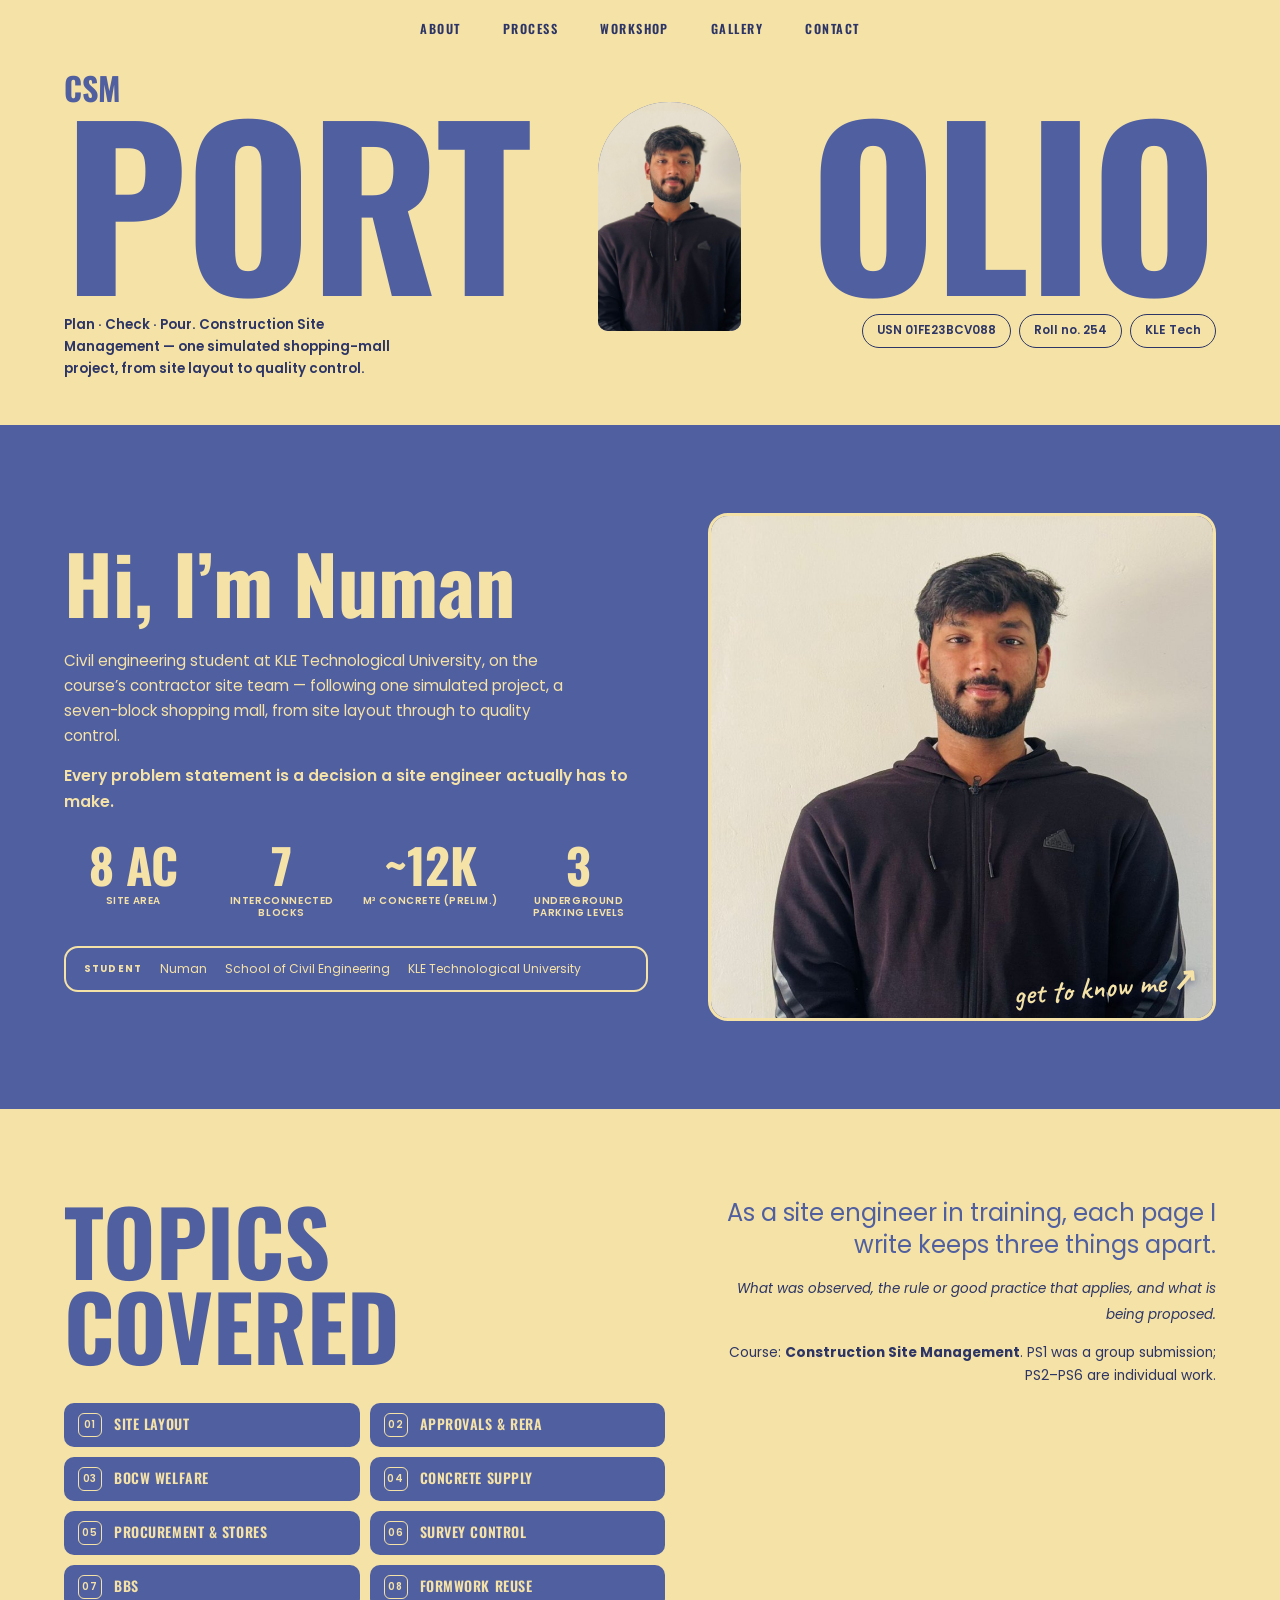
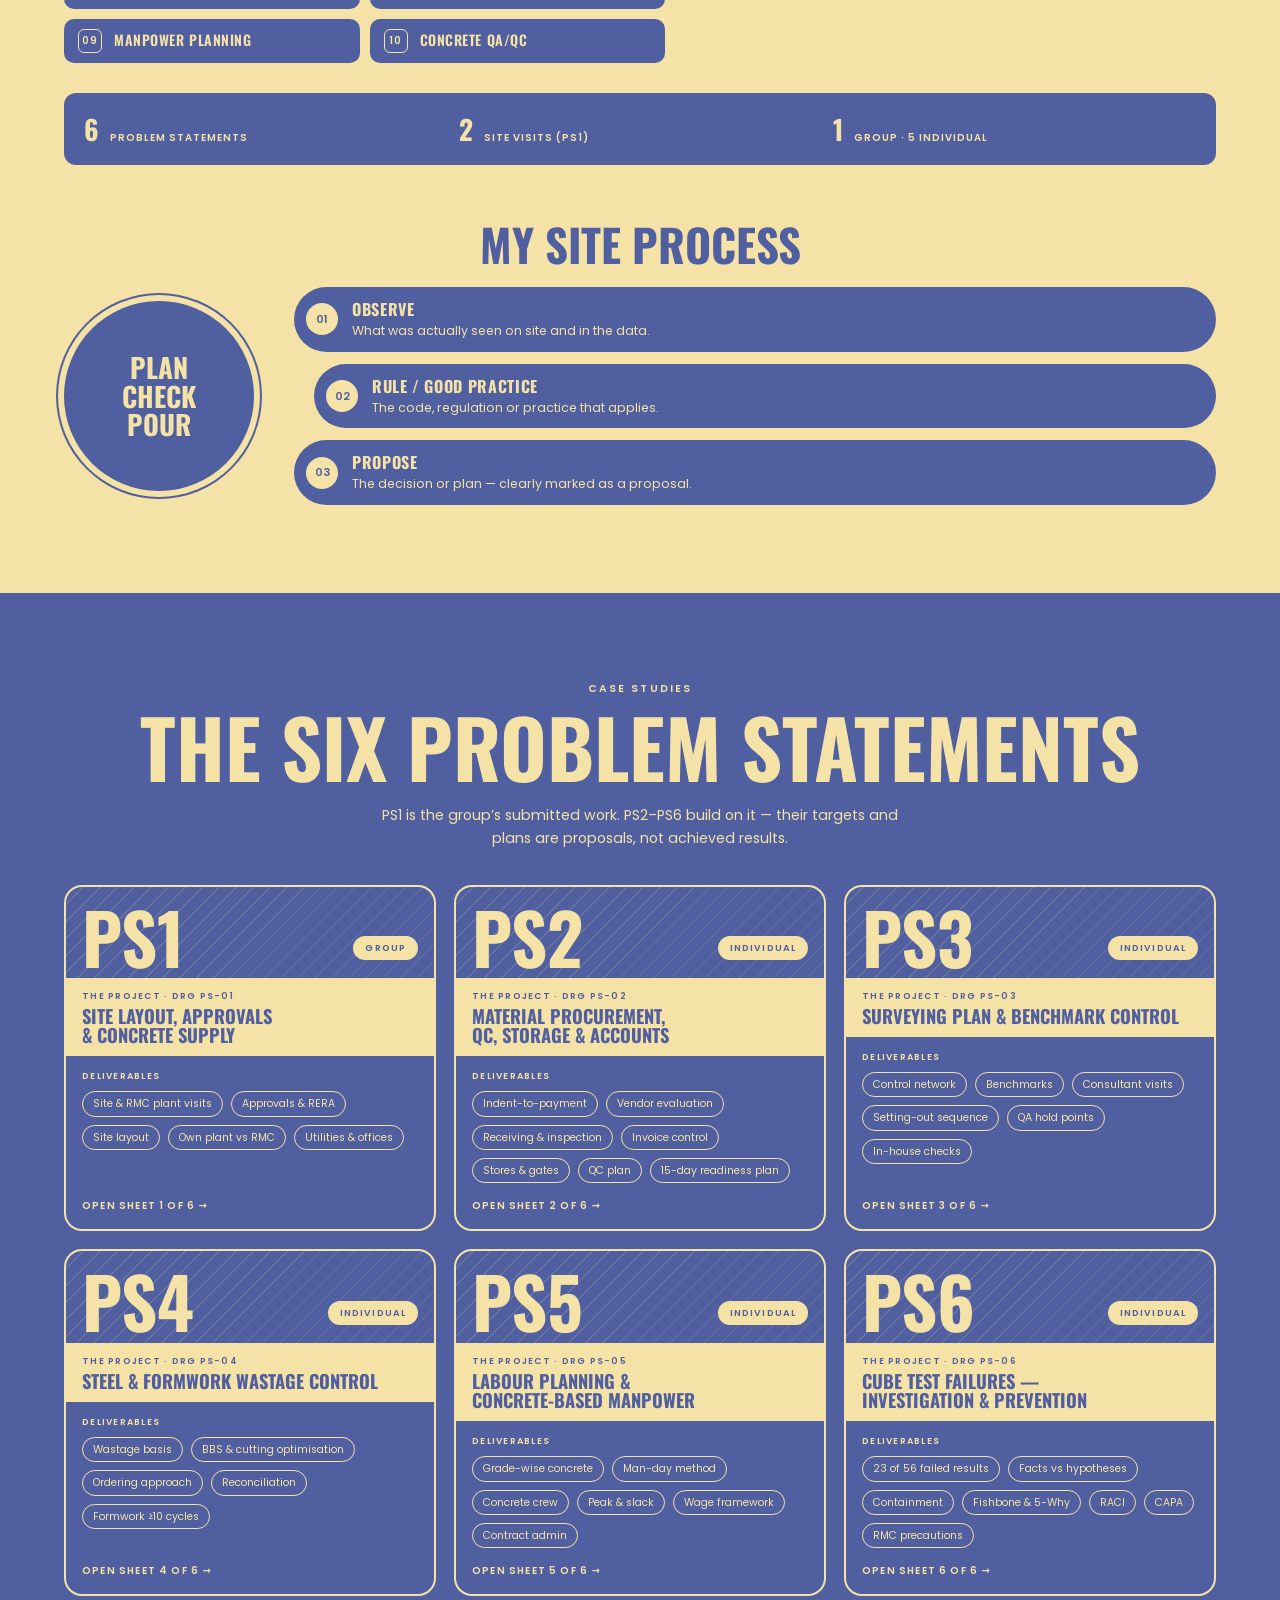
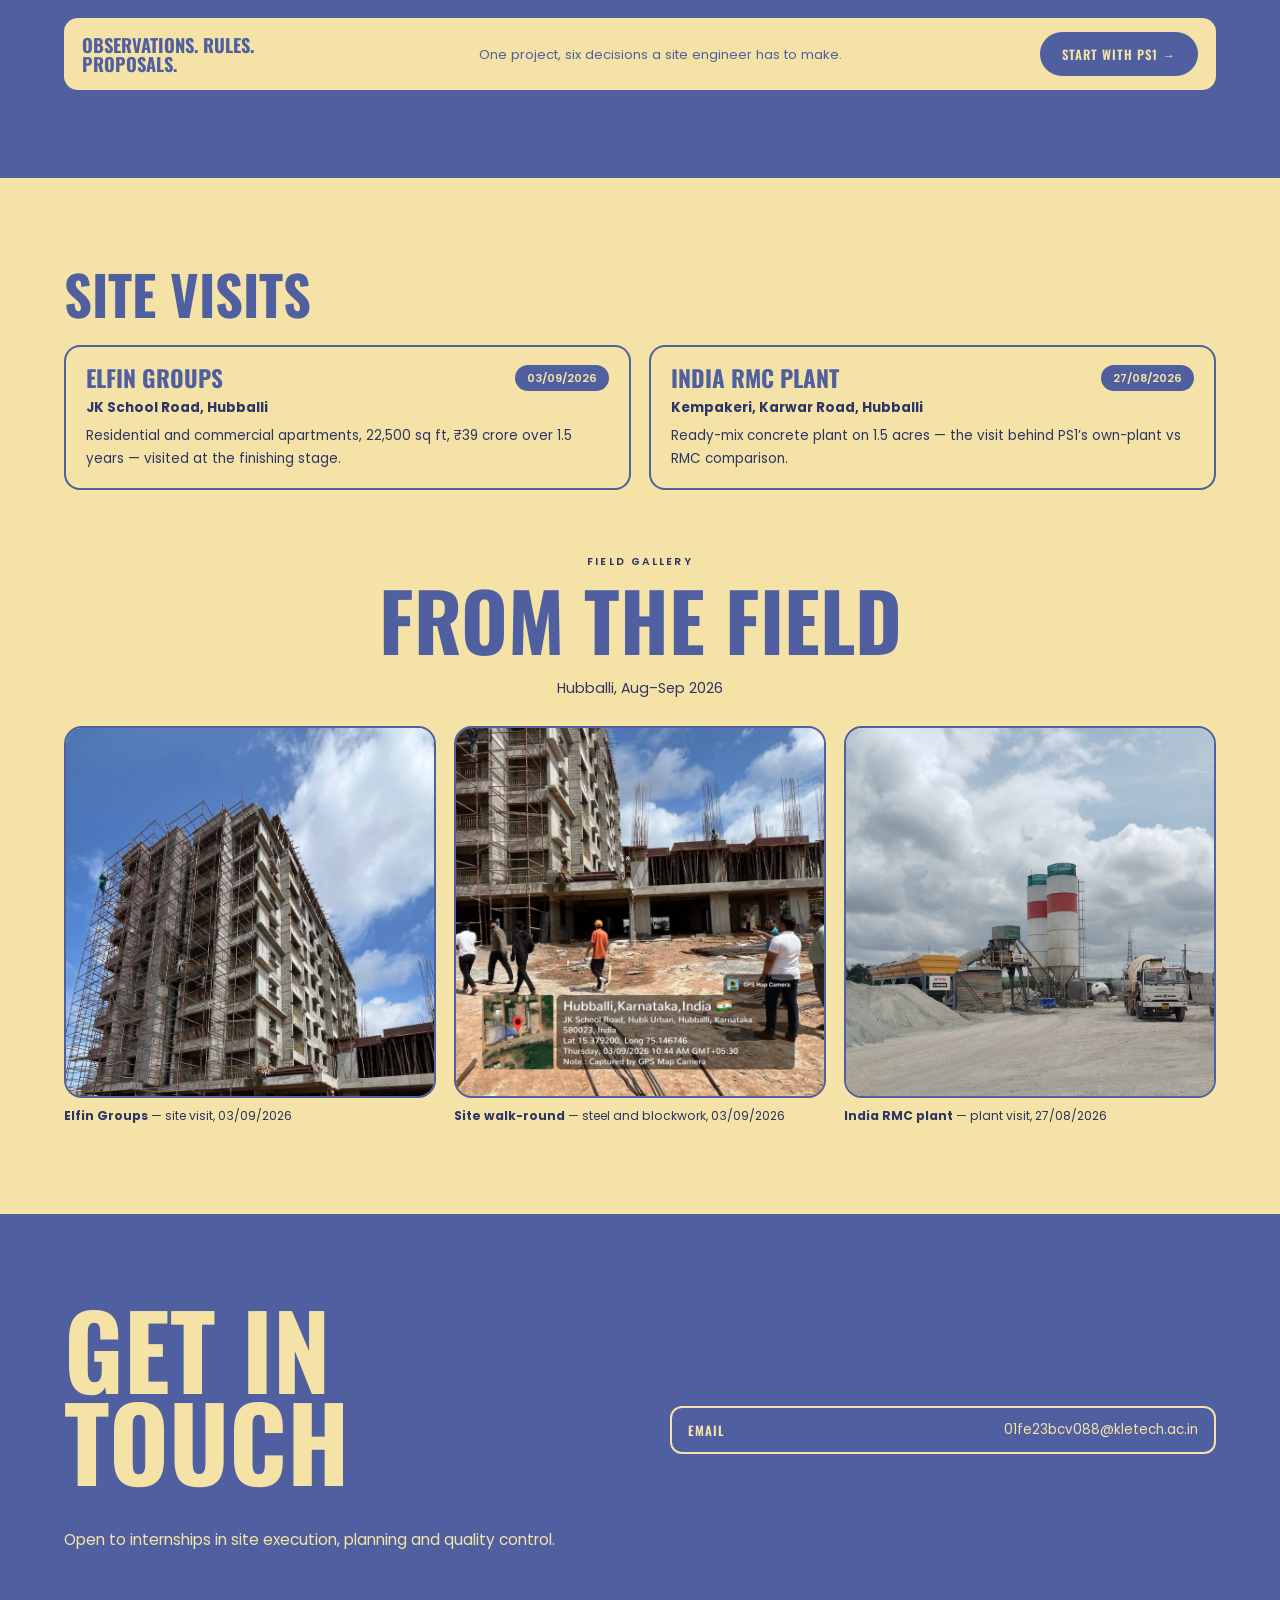
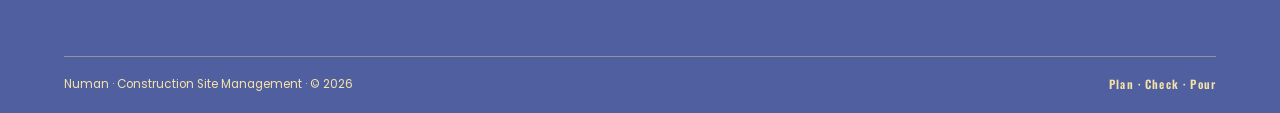
<file: index.html>
<!DOCTYPE html>
<html lang="en">
<head>
<meta charset="utf-8">
<meta name="viewport" content="width=device-width, initial-scale=1">
<title>Numan — Construction Site Management Portfolio</title>
<meta name="description" content="Portfolio of Numan (USN 01FE23BCV088, Roll No. 254): Construction Site Management problem statements 1–6.">
<link rel="icon" href="data:image/svg+xml,%3Csvg xmlns='http://www.w3.org/2000/svg' viewBox='0 0 32 32'%3E%3Crect width='32' height='32' rx='8' fill='%23505FA0'/%3E%3Cpath d='M10 26V14a6 6 0 0 1 12 0v12z' fill='%23F5E2A7'/%3E%3C/svg%3E">
<link rel="preconnect" href="https://fonts.googleapis.com"><link rel="preconnect" href="https://fonts.gstatic.com" crossorigin>
<link rel="stylesheet" href="https://fonts.googleapis.com/css2?family=Oswald:wght@500;600;700&family=Poppins:wght@400;500;600;700&family=Caveat:wght@600&display=swap">
<link rel="stylesheet" href="assets/css/style.css">
</head>
<body>
<header class="topbar"><div class="wrap"><a class="brand" href="index.html"><span class="mark"></span><span data-fill="firstName">Numan</span></a><button class="menu-btn" aria-label="Menu" aria-expanded="false">Menu</button><nav class="nav"><a href="#about">About</a><a href="#process">Process</a><a href="#workshop">Workshop</a><a href="#gallery">Gallery</a><a href="#contact">Contact</a></nav></div></header>
<main>

<section class="mast" id="top">
  <div class="wrap">
    <div class="csm">CSM</div>
    <h1 class="word" aria-label="Portfolio"><span>Port</span><span class="arch"><img src="images/profile.jpg" alt="Portrait of Numan"></span><span>olio</span></h1>
    <div class="mast-row">
      <p>Plan · Check · Pour. Construction Site Management — one simulated shopping-mall project, from site layout to quality control.</p>
      <div class="idpills"><span>USN <span data-fill="usn">01FE23BCV088</span></span><span>Roll no. <span data-fill="rollNo">254</span></span><span>KLE Tech</span></div>
    </div>
  </div>
</section>

<section class="blueband band" id="about">
  <div class="wrap hi">
    <div class="rv">
      <h2>Hi, I’m <span data-fill="firstName">Numan</span></h2>
      <p class="lead">Civil engineering student at <span data-fill="college">KLE Technological University</span>, on the course’s contractor site team — following one simulated project, a seven-block shopping mall, from site layout through to quality control.</p>
      <p class="strong">Every problem statement is a decision a site engineer actually has to make.</p>
      <div class="hstats">
        <div><div class="n">8 AC</div><div class="l">Site area</div></div>
        <div><div class="n">7</div><div class="l">Interconnected blocks</div></div>
        <div><div class="n">~12K</div><div class="l">m³ concrete (prelim.)</div></div>
        <div><div class="n">3</div><div class="l">Underground parking levels</div></div>
      </div>
      <div class="studentbar"><b>Student</b><span data-fill="fullName">Numan</span><span data-fill="program">School of Civil Engineering</span><span data-fill="college">KLE Technological University</span></div>
    </div>
    <a class="photoframe rv" href="#process"><img src="images/numan-solo.jpg" alt="Numan"><span class="hand">get to know me ↗</span></a>
  </div>
</section>

<section class="band" id="process">
  <div class="wrap">
    <div class="topics">
      <div class="rv">
        <h2 class="bigh">Topics covered</h2>
        <div class="tgrid"><span><i>01</i>Site layout</span><span><i>02</i>Approvals &amp; RERA</span><span><i>03</i>BOCW welfare</span><span><i>04</i>Concrete supply</span><span><i>05</i>Procurement &amp; stores</span><span><i>06</i>Survey control</span><span><i>07</i>BBS</span><span><i>08</i>Formwork reuse</span><span><i>09</i>Manpower planning</span><span><i>10</i>Concrete QA/QC</span></div>
      </div>
      <div class="tside rv">
        <p class="q">As a site engineer in training, each page I write keeps three things apart.</p>
        <p><em>What was observed, the rule or good practice that applies, and what is being proposed.</em></p>
        <p class="small">Course: <b>Construction Site Management</b>. PS1 was a group submission; PS2–PS6 are individual work.</p>
      </div>
    </div>
    <div class="sumbar rv"><div><b>6</b>Problem statements</div><div><b>2</b>Site visits (PS1)</div><div><b>1</b>Group · 5 individual</div></div>
    <h2 class="centerh rv" style="margin-top:56px;font-size:clamp(2rem,4vw,2.8rem)">My site process</h2>
    <div class="process rv">
      <div class="circle">Plan<br>Check<br>Pour</div>
      <div class="psteps">
        <div><i>01</i><span><b>Observe</b>What was actually seen on site and in the data.</span></div>
        <div><i>02</i><span><b>Rule / good practice</b>The code, regulation or practice that applies.</span></div>
        <div><i>03</i><span><b>Propose</b>The decision or plan — clearly marked as a proposal.</span></div>
      </div>
    </div>
  </div>
</section>

<section class="blueband band" id="workshop">
  <div class="wrap">
    <div class="eyebrow">Case studies</div>
    <h2 class="centerh">The six problem statements</h2>
    <p class="centerp">PS1 is the group’s submitted work. PS2–PS6 build on it — their targets and plans are proposals, not achieved results.</p>
    <div class="cards">
      <a class="pcard rv" href="work/ps1.html"><div class="top"><span class="big">PS1</span><span class="kind">Group</span></div><div class="ttl"><small>The project · Drg PS-01</small><h3>Site Layout, Approvals &amp; Concrete Supply</h3></div><div class="del"><small>Deliverables</small><div class="chips"><span>Site &amp; RMC plant visits</span><span>Approvals &amp; RERA</span><span>Site layout</span><span>Own plant vs RMC</span><span>Utilities &amp; offices</span></div><span class="open">Open sheet 1 of 6 →</span></div></a>
      <a class="pcard rv" href="work/ps2.html"><div class="top"><span class="big">PS2</span><span class="kind">Individual</span></div><div class="ttl"><small>The project · Drg PS-02</small><h3>Material Procurement, QC, Storage &amp; Accounts</h3></div><div class="del"><small>Deliverables</small><div class="chips"><span>Indent-to-payment</span><span>Vendor evaluation</span><span>Receiving &amp; inspection</span><span>Invoice control</span><span>Stores &amp; gates</span><span>QC plan</span><span>15-day readiness plan</span></div><span class="open">Open sheet 2 of 6 →</span></div></a>
      <a class="pcard rv" href="work/ps3.html"><div class="top"><span class="big">PS3</span><span class="kind">Individual</span></div><div class="ttl"><small>The project · Drg PS-03</small><h3>Surveying Plan &amp; Benchmark Control</h3></div><div class="del"><small>Deliverables</small><div class="chips"><span>Control network</span><span>Benchmarks</span><span>Consultant visits</span><span>Setting-out sequence</span><span>QA hold points</span><span>In-house checks</span></div><span class="open">Open sheet 3 of 6 →</span></div></a>
      <a class="pcard rv" href="work/ps4.html"><div class="top"><span class="big">PS4</span><span class="kind">Individual</span></div><div class="ttl"><small>The project · Drg PS-04</small><h3>Steel &amp; Formwork Wastage Control</h3></div><div class="del"><small>Deliverables</small><div class="chips"><span>Wastage basis</span><span>BBS &amp; cutting optimisation</span><span>Ordering approach</span><span>Reconciliation</span><span>Formwork ≥10 cycles</span></div><span class="open">Open sheet 4 of 6 →</span></div></a>
      <a class="pcard rv" href="work/ps5.html"><div class="top"><span class="big">PS5</span><span class="kind">Individual</span></div><div class="ttl"><small>The project · Drg PS-05</small><h3>Labour Planning &amp; Concrete-Based Manpower</h3></div><div class="del"><small>Deliverables</small><div class="chips"><span>Grade-wise concrete</span><span>Man-day method</span><span>Concrete crew</span><span>Peak &amp; slack</span><span>Wage framework</span><span>Contract admin</span></div><span class="open">Open sheet 5 of 6 →</span></div></a>
      <a class="pcard rv" href="work/ps6.html"><div class="top"><span class="big">PS6</span><span class="kind">Individual</span></div><div class="ttl"><small>The project · Drg PS-06</small><h3>Cube Test Failures — Investigation &amp; Prevention</h3></div><div class="del"><small>Deliverables</small><div class="chips"><span>23 of 56 failed results</span><span>Facts vs hypotheses</span><span>Containment</span><span>Fishbone &amp; 5-Why</span><span>RACI</span><span>CAPA</span><span>RMC precautions</span></div><span class="open">Open sheet 6 of 6 →</span></div></a>
    </div>
    <div class="ctabar rv"><b>Observations. Rules. Proposals.</b><span>One project, six decisions a site engineer has to make.</span><a class="btn" href="work/ps1.html">Start with PS1 →</a></div>
  </div>
</section>

<section class="band" id="gallery">
  <div class="wrap">
    <h2 class="rv" style="font-size:clamp(2.4rem,5vw,3.4rem)">Site visits</h2>
    <div class="vgrid">
      <div class="vcard rv"><div class="vh"><h3>Elfin Groups</h3><span class="date">03/09/2026</span></div><b>JK School Road, Hubballi</b><p>Residential and commercial apartments, 22,500 sq ft, ₹39 crore over 1.5 years — visited at the finishing stage.</p></div>
      <div class="vcard rv"><div class="vh"><h3>India RMC plant</h3><span class="date">27/08/2026</span></div><b>Kempakeri, Karwar Road, Hubballi</b><p>Ready-mix concrete plant on 1.5 acres — the visit behind PS1’s own-plant vs RMC comparison.</p></div>
    </div>
    <div class="eyebrow" style="margin-top:64px">Field gallery</div>
    <h2 class="centerh rv">From the field</h2>
    <p class="centerp" style="margin-bottom:26px">Hubballi, Aug–Sep 2026</p>
    <div class="gal">
      <figure class="rv"><div class="ph" data-src="images/field-team.jpg" data-label="Photo"></div><figcaption><b>Elfin Groups</b> — site visit, 03/09/2026</figcaption></figure>
      <figure class="rv"><div class="ph" data-src="images/field-site.jpg" data-label="Photo"></div><figcaption><b>Site walk-round</b> — steel and blockwork, 03/09/2026</figcaption></figure>
      <figure class="rv"><div class="ph" data-src="images/field-rmc.jpg" data-label="Photo"></div><figcaption><b>India RMC plant</b> — plant visit, 27/08/2026</figcaption></figure>
    </div>
  </div>
</section>

<section class="blueband band" id="contact">
  <div class="wrap contact">
    <div class="rv"><h2>Get in touch</h2><p>Open to internships in site execution, planning and quality control.</p></div>
    <div class="rv">
      <a class="crow" data-link="email"><b>Email</b><span data-fill="email">01fe23bcv088@kletech.ac.in</span></a>
    </div>
  </div>
</section>
</main>
<footer><div class="wrap"><span><span data-fill="fullName">Numan</span> · Construction Site Management · © <span data-year></span></span><span class="y">Plan · Check · Pour</span></div></footer>
<script src="assets/js/config.js"></script>
<script src="assets/js/site.js"></script>
<script>{const t=document.querySelector('.topbar');const f=()=>t.classList.toggle('scrolled',scrollY>180);addEventListener('scroll',f,{passive:true});f();}</script>
</body>
</html>
</file>
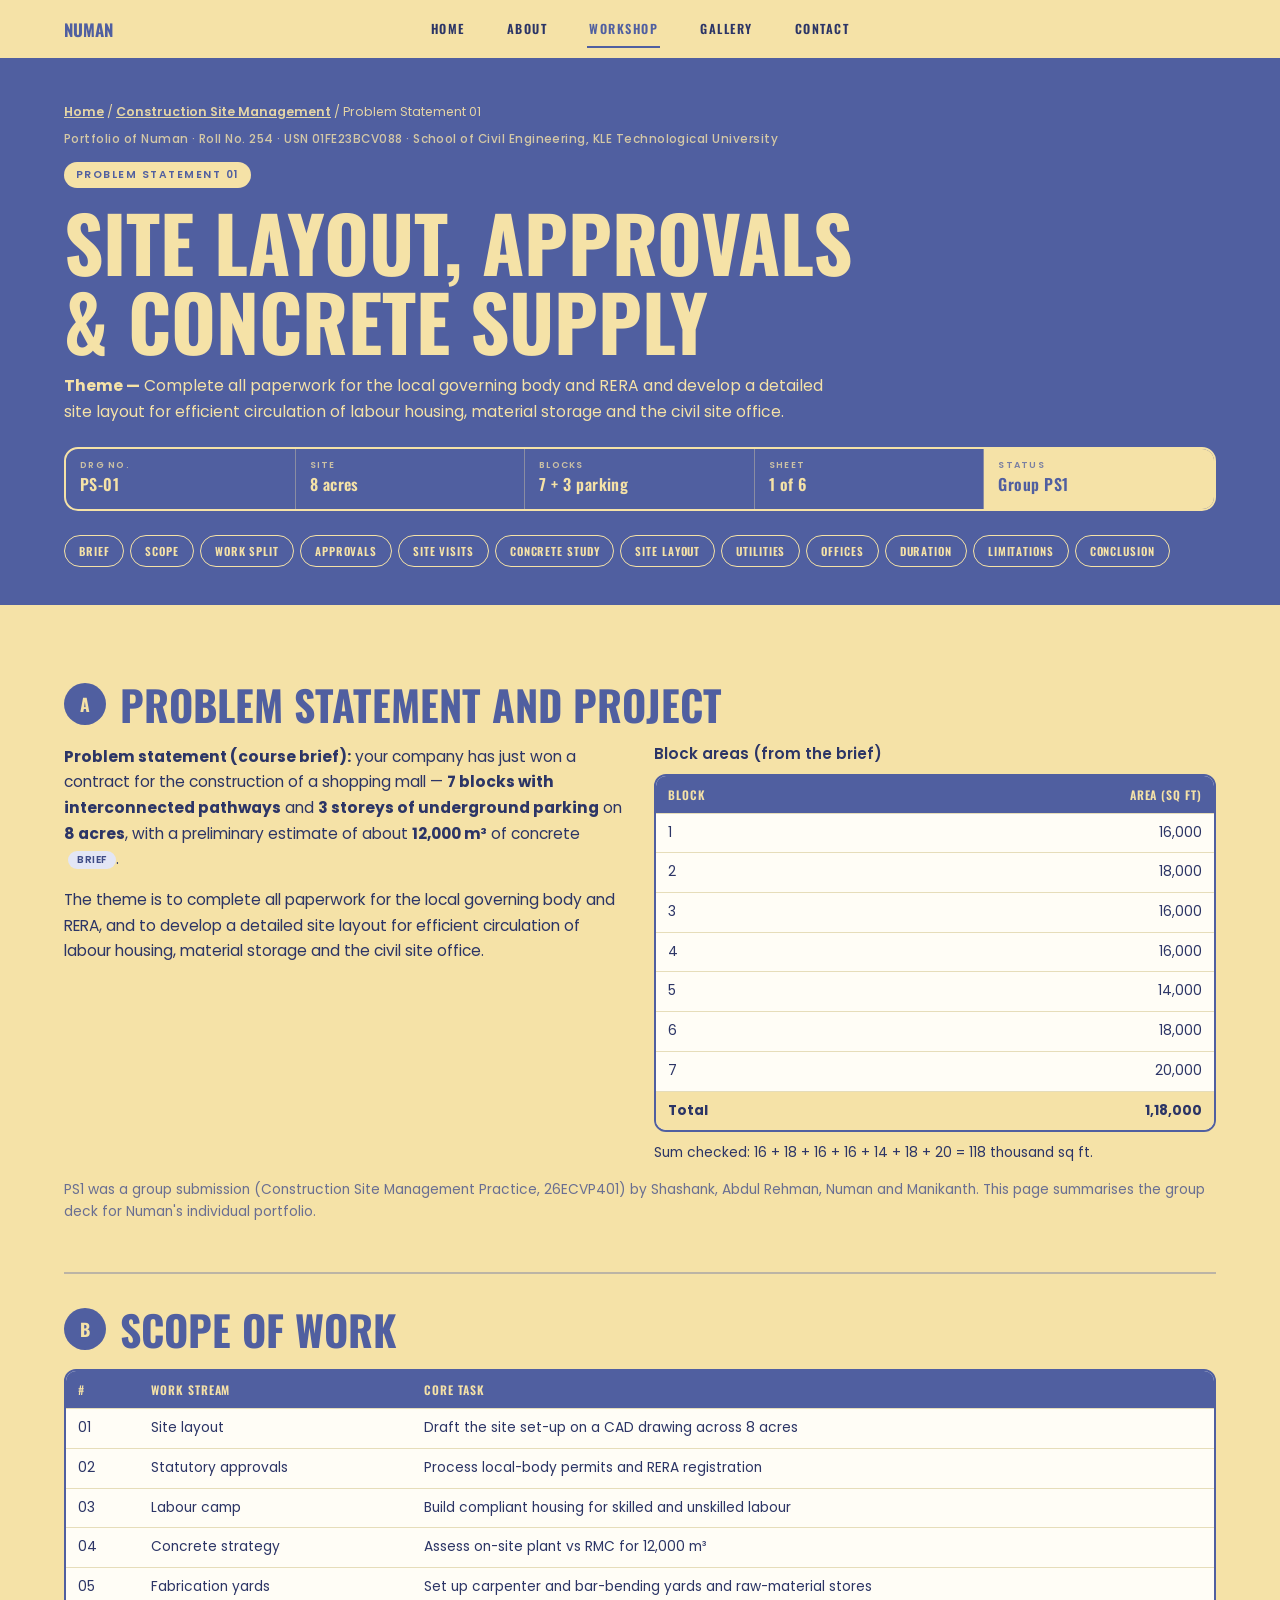
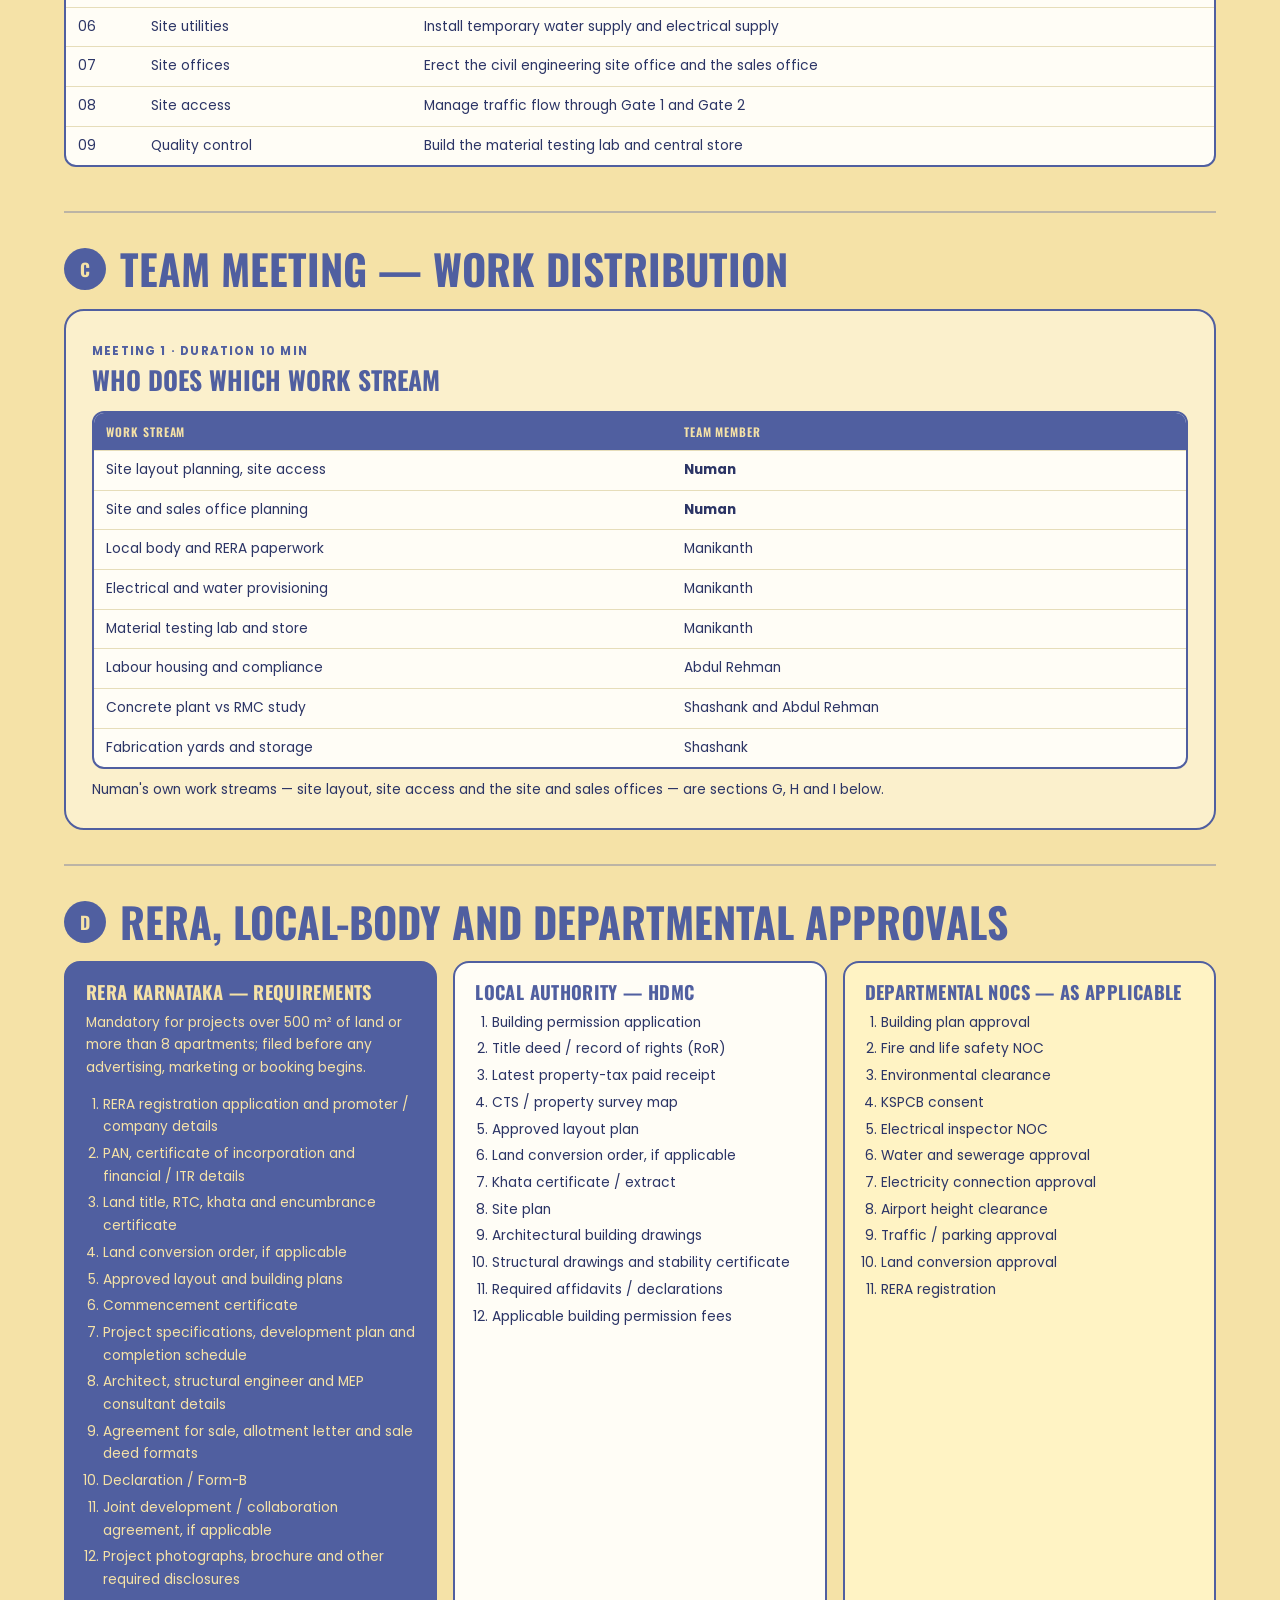
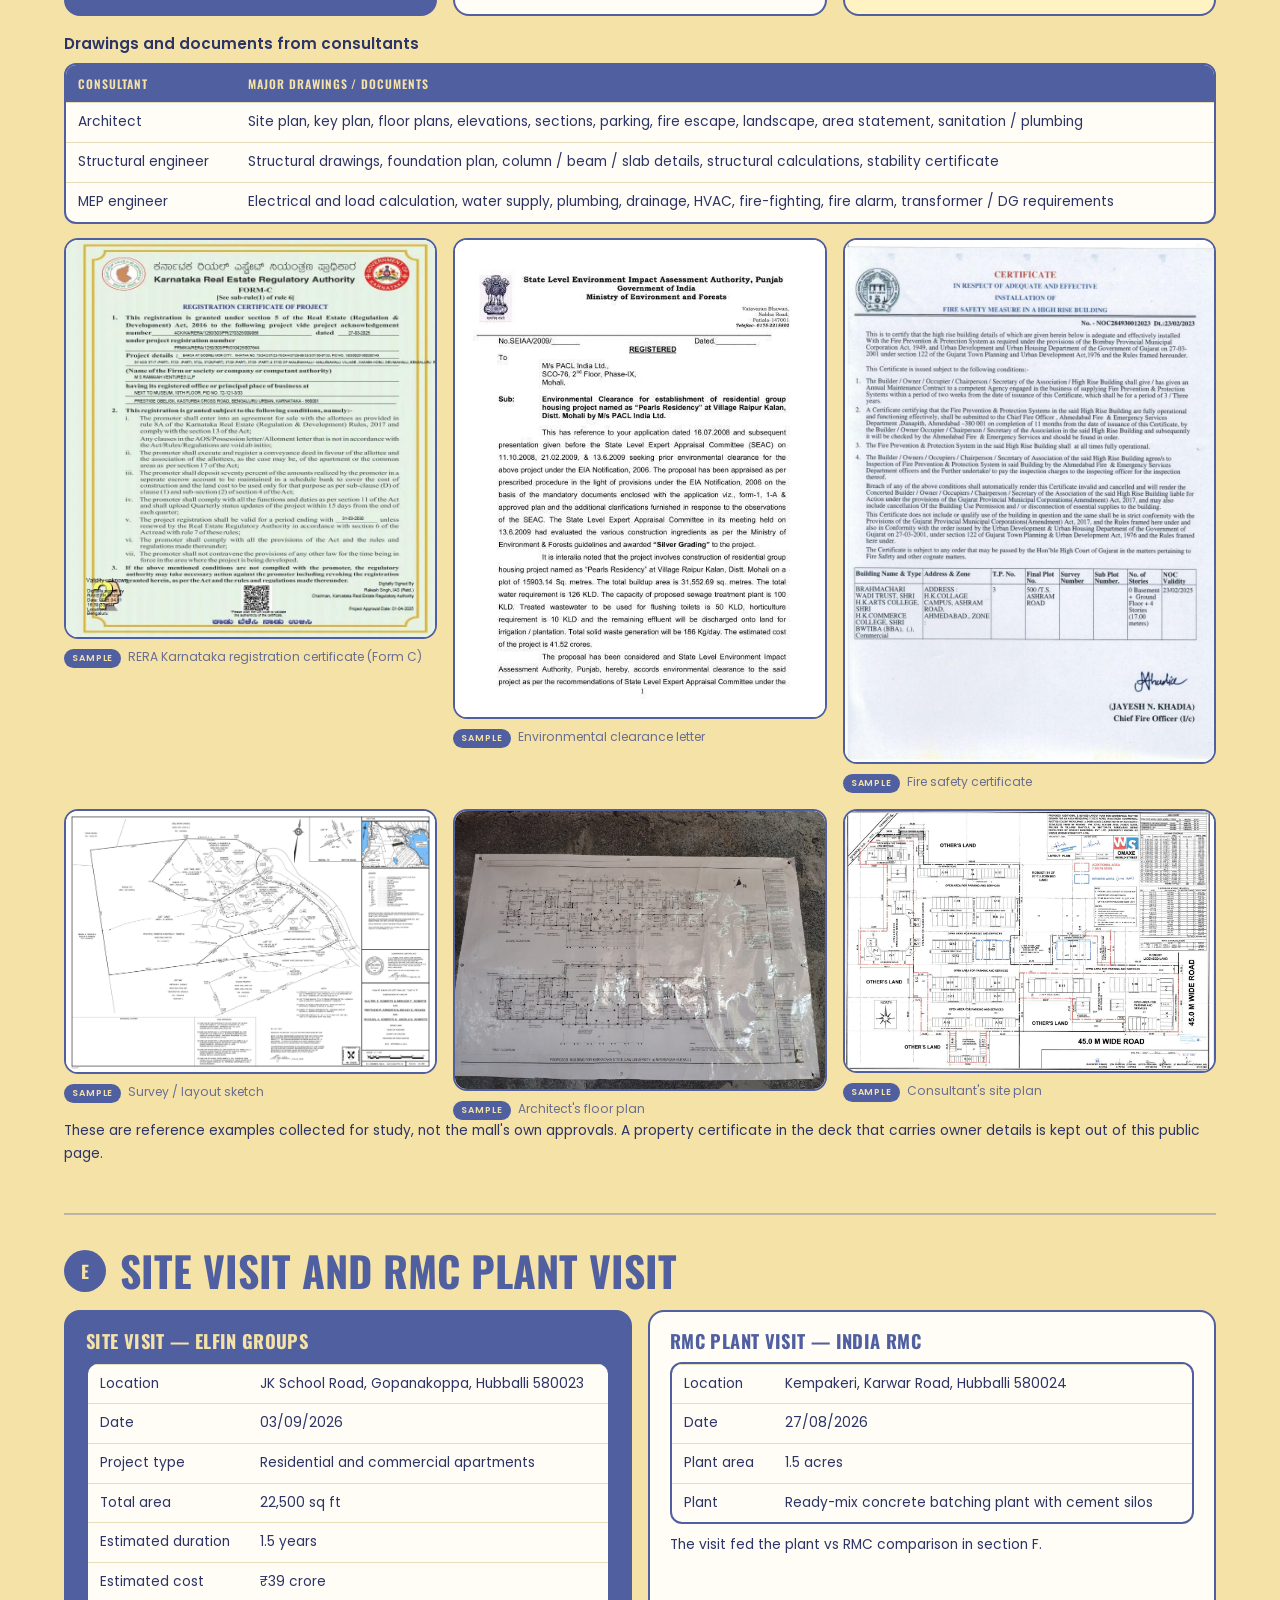
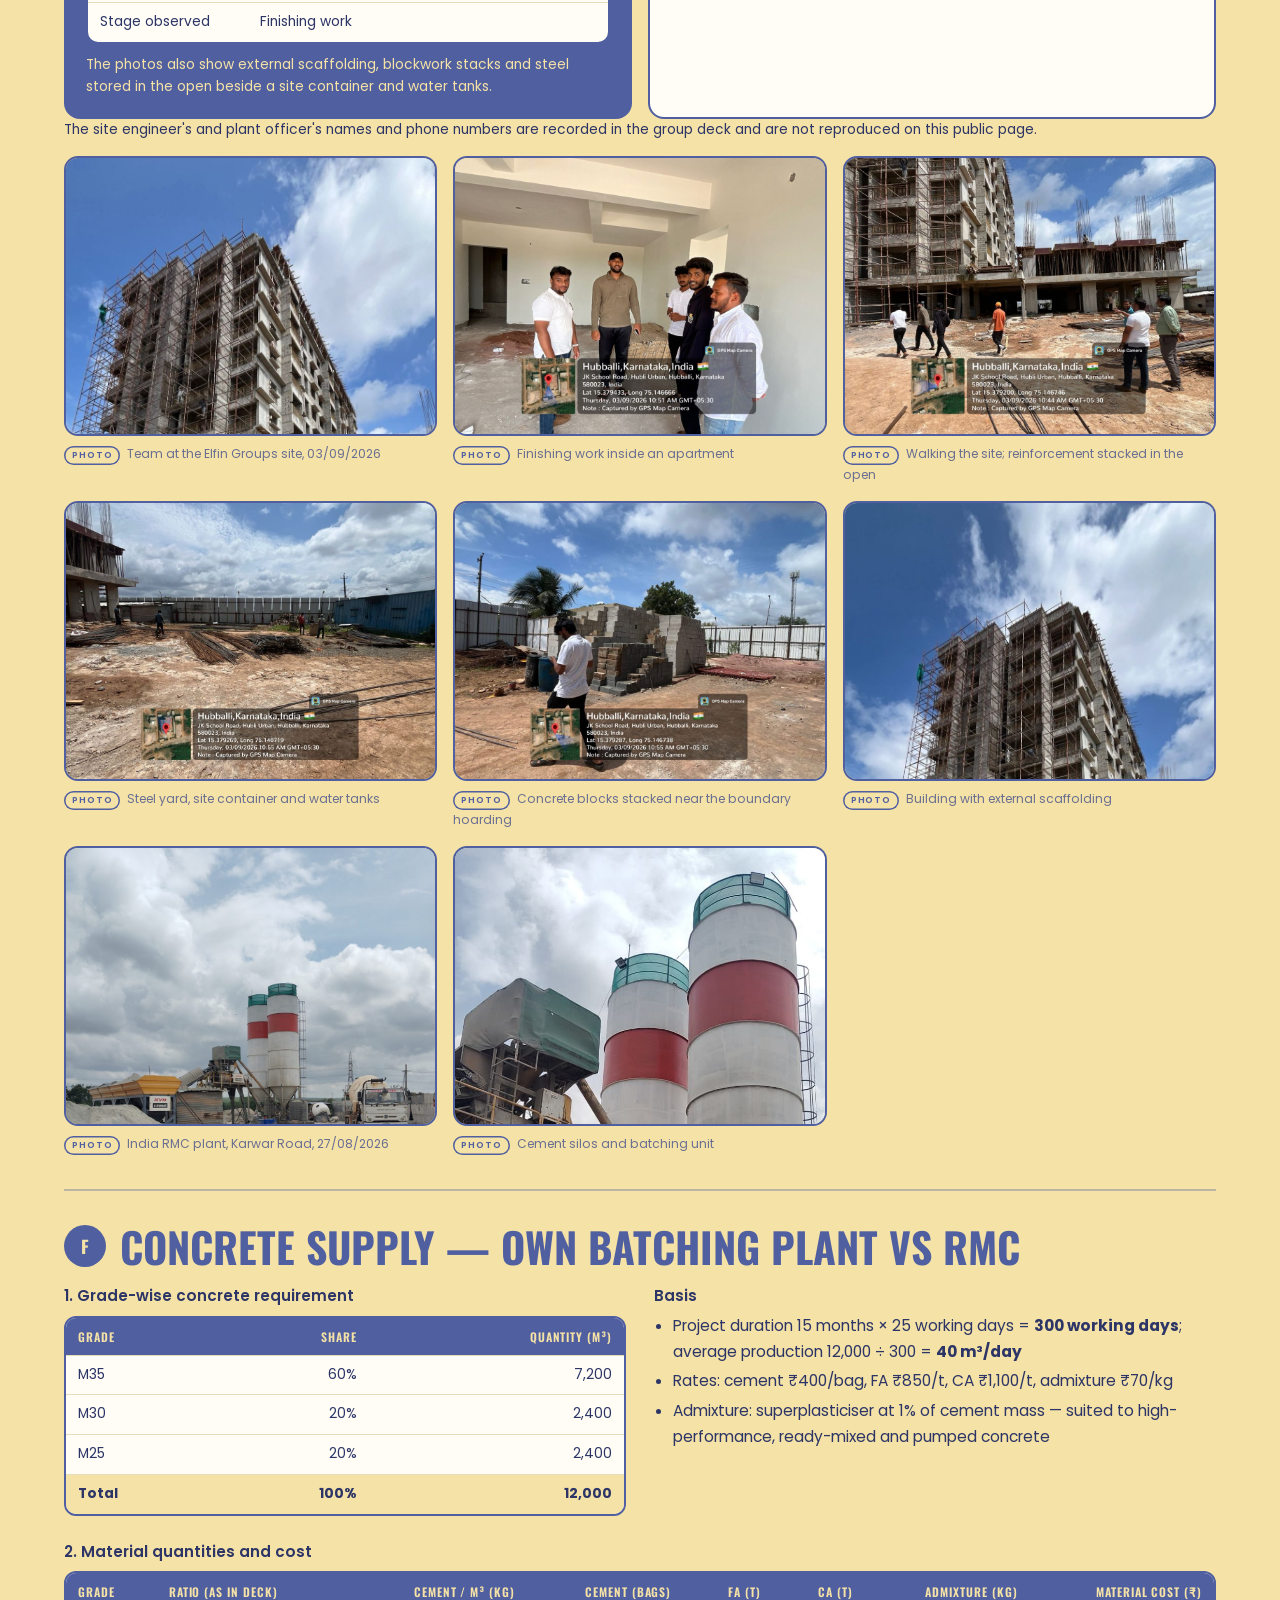
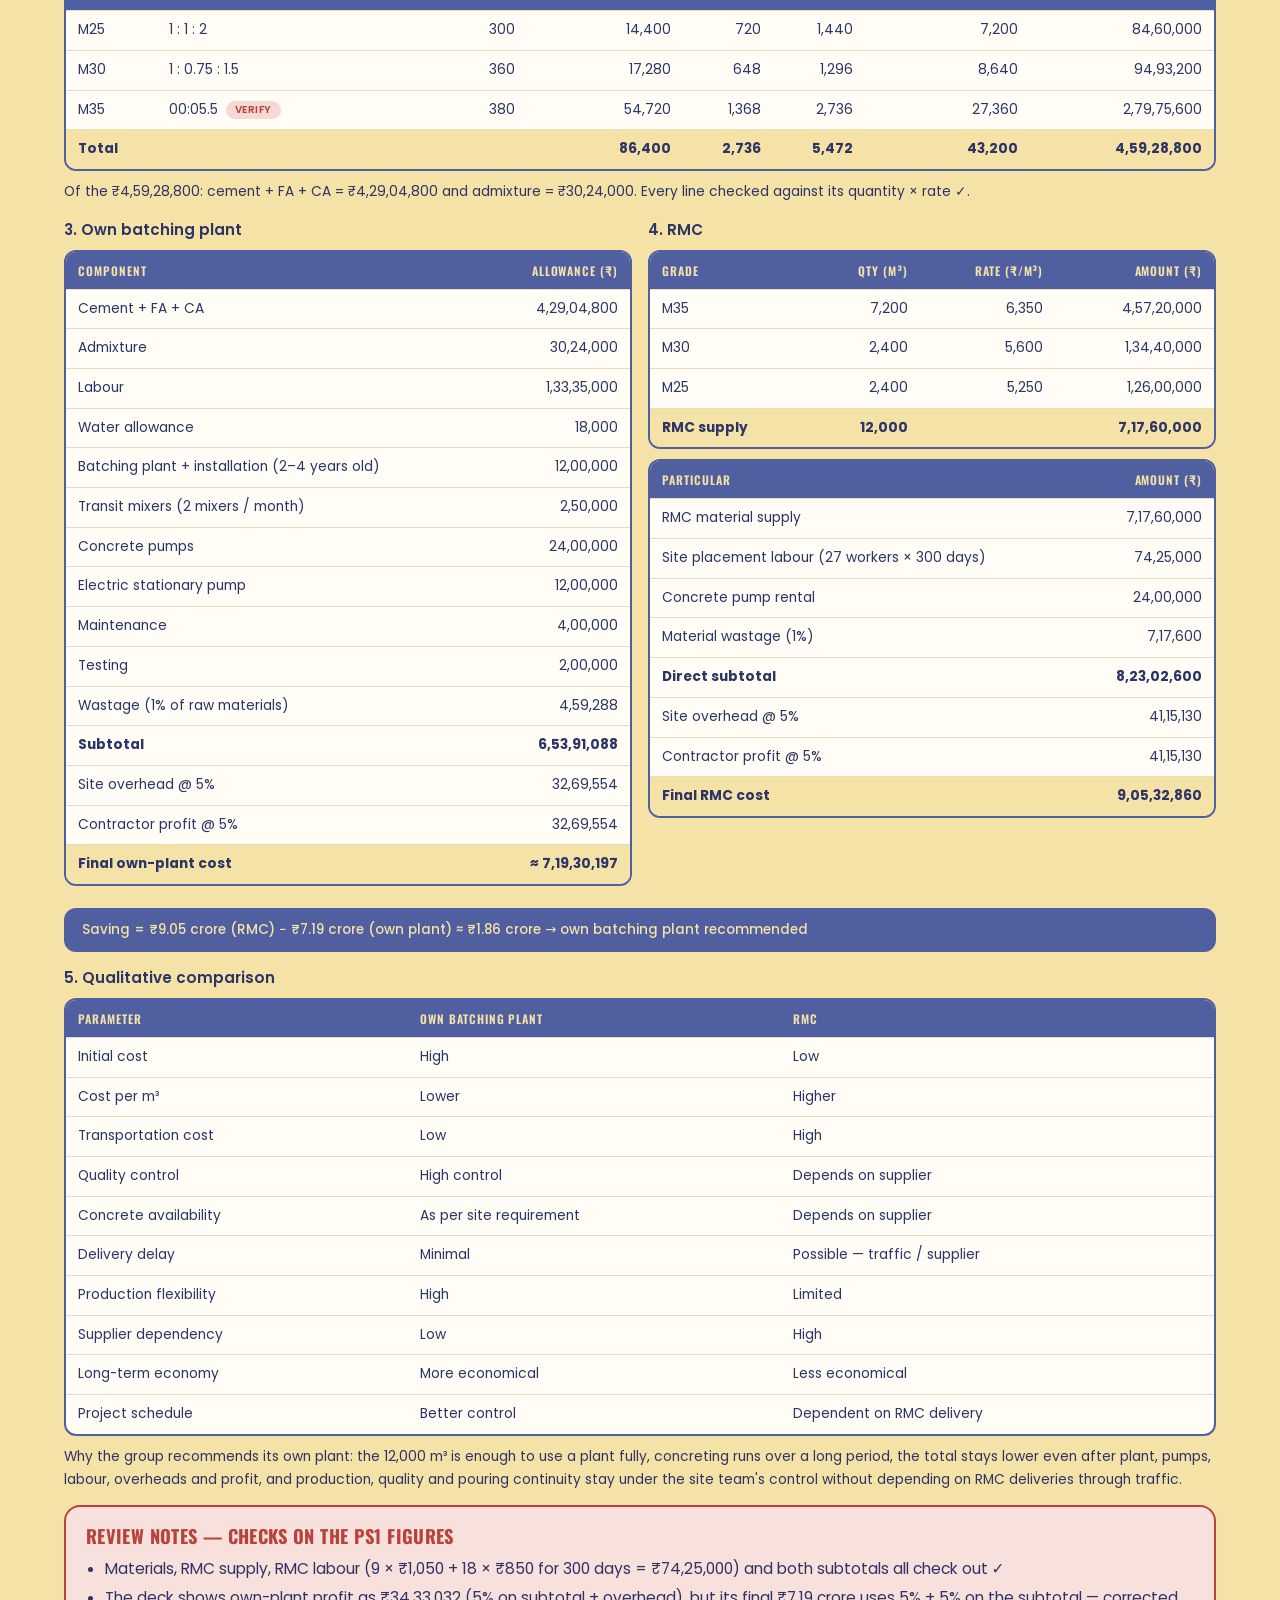
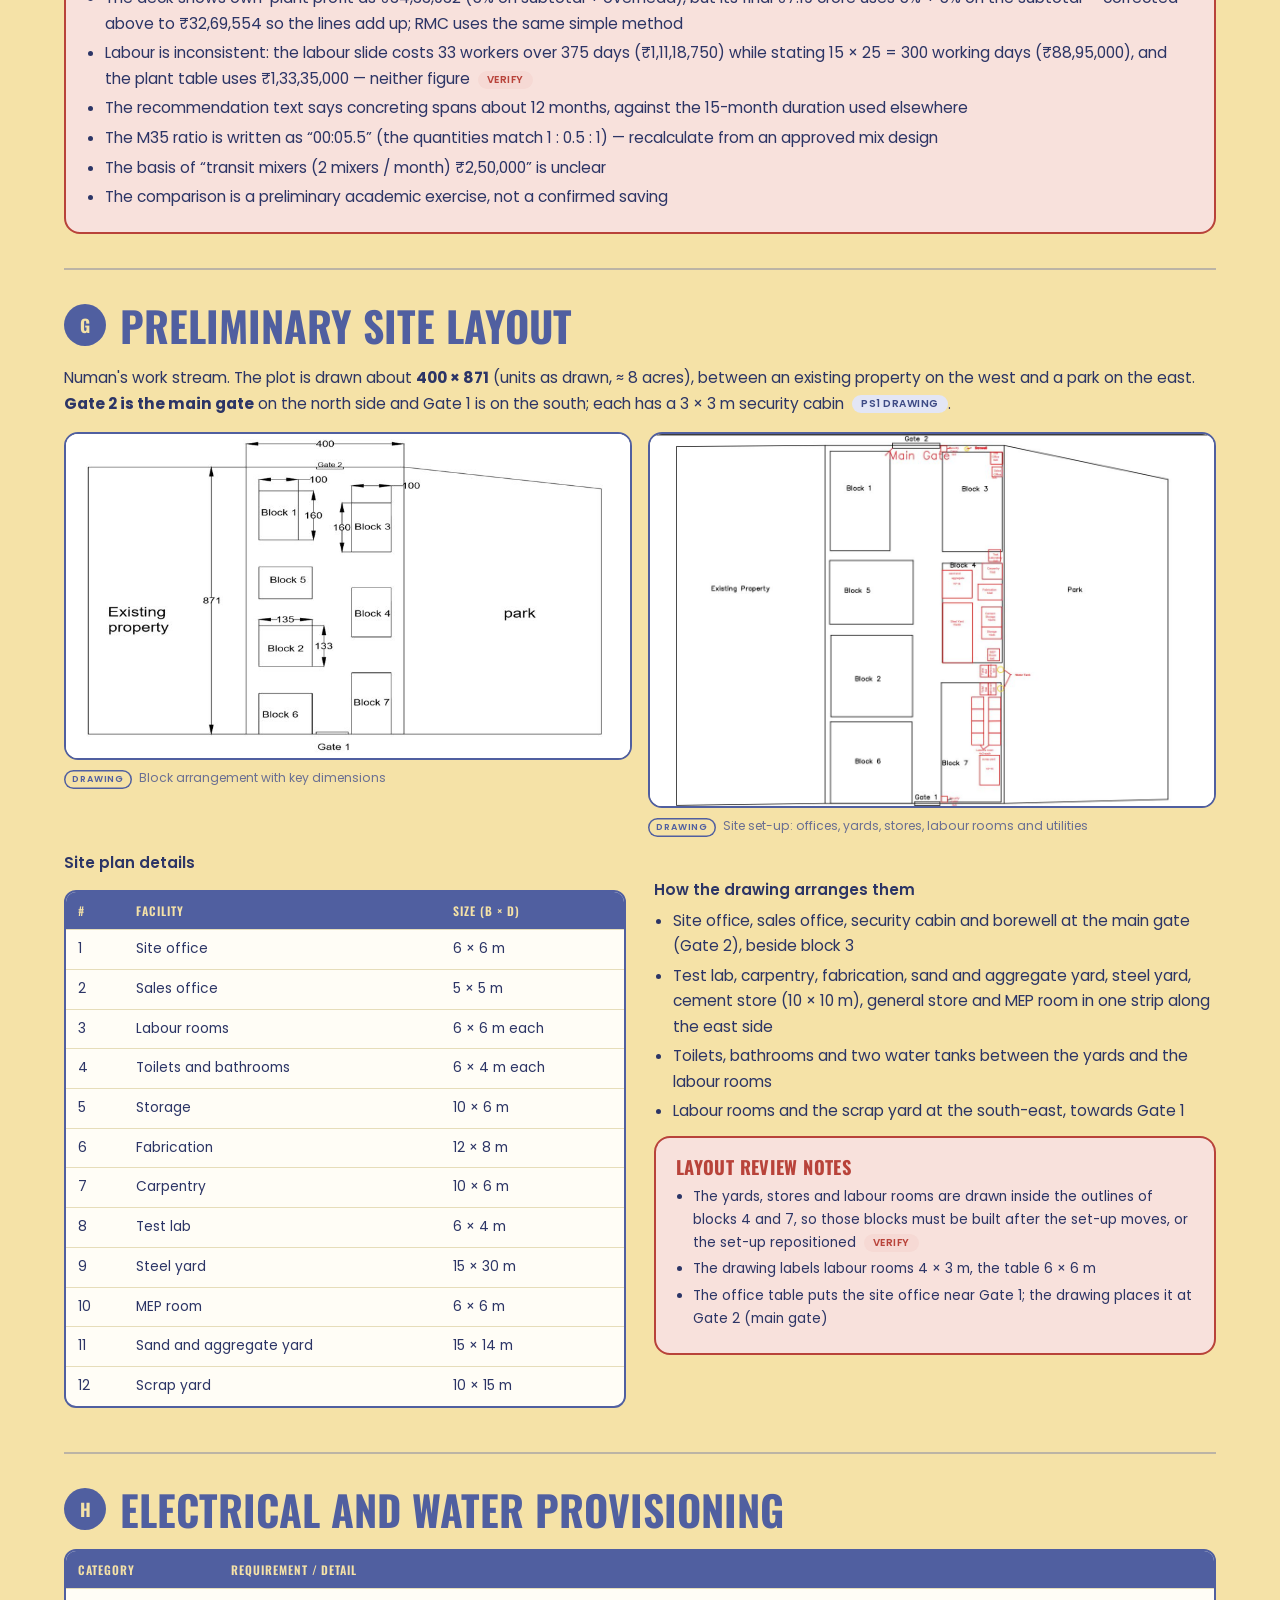
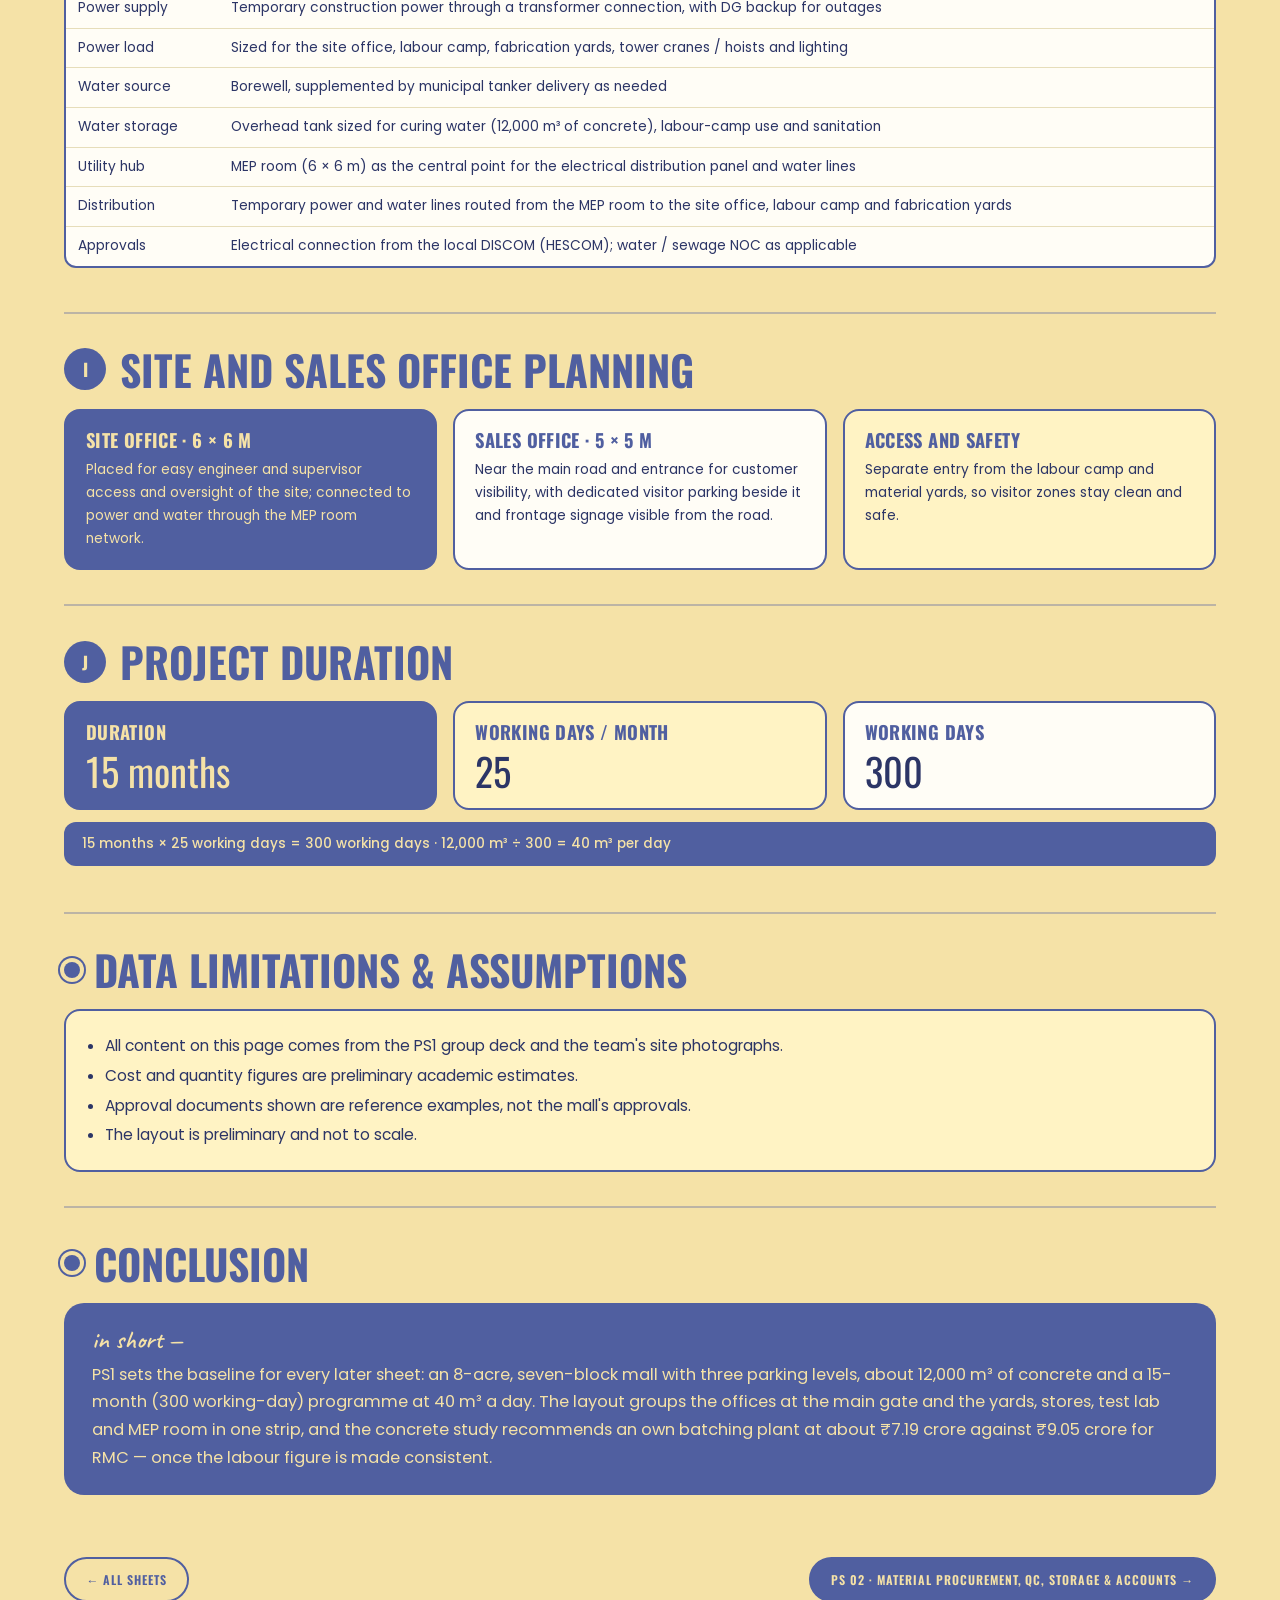
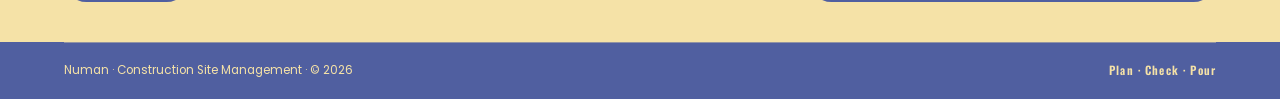
<file: work/ps1.html>
<!DOCTYPE html>
<html lang="en">
<head>
<meta charset="utf-8">
<meta name="viewport" content="width=device-width, initial-scale=1">
<title>PS 01 · Site Layout, Approvals &amp; Concrete Supply — Numan</title>
<meta name="description" content="Complete paperwork for the local governing body and RERA, develop an efficient site layout and determine the project duration.">
<link rel="icon" href="data:image/svg+xml,%3Csvg xmlns='http://www.w3.org/2000/svg' viewBox='0 0 32 32'%3E%3Crect width='32' height='32' rx='8' fill='%23505FA0'/%3E%3Cpath d='M10 26V14a6 6 0 0 1 12 0v12z' fill='%23F5E2A7'/%3E%3C/svg%3E">
<link rel="preconnect" href="https://fonts.googleapis.com"><link rel="preconnect" href="https://fonts.gstatic.com" crossorigin>
<link rel="stylesheet" href="https://fonts.googleapis.com/css2?family=Oswald:wght@500;600;700&family=Poppins:wght@400;500;600;700&family=Caveat:wght@600&display=swap">
<link rel="stylesheet" href="../assets/css/style.css">
</head>
<body>
<body>
<header class="topbar scrolled"><div class="wrap"><a class="brand" href="../index.html"><span class="mark"></span><span data-fill="firstName">Numan</span></a><button class="menu-btn" aria-label="Menu" aria-expanded="false">Menu</button><nav class="nav"><a href="../index.html">Home</a><a href="../index.html#about">About</a><a href="../index.html#workshop" class="on">Workshop</a><a href="../index.html#gallery">Gallery</a><a href="../index.html#contact">Contact</a></nav></div></header>
<main>
<div class="ps-band">
<div class="wrap ps-head">
  <div class="crumbs"><a href="../index.html">Home</a> / <a href="../index.html#workshop">Construction Site Management</a> / Problem Statement 01</div>
  <div class="mono" style="margin-top:8px;color:var(--ink-2)">Portfolio of Numan · Roll No. 254 · USN 01FE23BCV088 · School of Civil Engineering, KLE Technological University</div>
  <h1><small>Problem Statement 01</small>Site Layout, Approvals &amp; Concrete Supply</h1>
  <p class="theme"><b>Theme —</b> Complete all paperwork for the local governing body and RERA and develop a detailed site layout for efficient circulation of labour housing, material storage and the civil site office.</p>
  <div class="titleblock"><div><label>Drg no.</label><span>PS-01</span></div><div><label>Site</label><span>8 acres</span></div><div><label>Blocks</label><span>7 + 3 parking</span></div><div><label>Sheet</label><span>1 of 6</span></div><div><label>Status</label><span>Group PS1</span></div></div>
  <div class="toc"><a href="#brief">Brief</a><a href="#scope">Scope</a><a href="#meeting">Work split</a><a href="#approvals">Approvals</a><a href="#visits">Site visits</a><a href="#concrete">Concrete study</a><a href="#layout">Site layout</a><a href="#utilities">Utilities</a><a href="#offices">Offices</a><a href="#duration">Duration</a><a href="#limits">Limitations</a><a href="#conclusion">Conclusion</a></div>
</div>
</div>
<div class="wrap ps-body">
<section id="brief" class="rv"><div class="sec-head"><span class="no">A</span><h2>Problem statement and project</h2></div>
<div class="split"><div>
<p><b>Problem statement (course brief):</b> your company has just won a contract for the construction of a shopping mall — <b>7 blocks with interconnected pathways</b> and <b>3 storeys of underground parking</b> on <b>8 acres</b>, with a preliminary estimate of about <b>12,000 m³</b> of concrete <span class="pill g">brief</span>.</p>
<p>The theme is to complete all paperwork for the local governing body and RERA, and to develop a detailed site layout for efficient circulation of labour housing, material storage and the civil site office.</p>
</div><div>
<h4>Block areas (from the brief)</h4>
<div class="tbl-wrap "><table><thead><tr><th class="">Block</th><th class="num">Area (sq ft)</th></tr></thead><tbody><tr><td class="">1</td><td class="num">16,000</td></tr><tr><td class="">2</td><td class="num">18,000</td></tr><tr><td class="">3</td><td class="num">16,000</td></tr><tr><td class="">4</td><td class="num">16,000</td></tr><tr><td class="">5</td><td class="num">14,000</td></tr><tr><td class="">6</td><td class="num">18,000</td></tr><tr><td class="">7</td><td class="num">20,000</td></tr><tr class="total"><td class="">Total</td><td class="num">1,18,000</td></tr></tbody></table></div>
<p class="small">Sum checked: 16 + 18 + 16 + 16 + 14 + 18 + 20 = 118 thousand sq ft.</p>
</div></div>
<p class="small muted">PS1 was a group submission (Construction Site Management Practice, 26ECVP401) by Shashank, Abdul Rehman, Numan and Manikanth. This page summarises the group deck for Numan's individual portfolio.</p></section><section id="scope" class="rv"><div class="sec-head"><span class="no">B</span><h2>Scope of work</h2></div>
<div class="tbl-wrap "><table><thead><tr><th class="">#</th><th class="">Work stream</th><th class="">Core task</th></tr></thead><tbody><tr><td class="">01</td><td class="">Site layout</td><td class="">Draft the site set-up on a CAD drawing across 8 acres</td></tr><tr><td class="">02</td><td class="">Statutory approvals</td><td class="">Process local-body permits and RERA registration</td></tr><tr><td class="">03</td><td class="">Labour camp</td><td class="">Build compliant housing for skilled and unskilled labour</td></tr><tr><td class="">04</td><td class="">Concrete strategy</td><td class="">Assess on-site plant vs RMC for 12,000 m³</td></tr><tr><td class="">05</td><td class="">Fabrication yards</td><td class="">Set up carpenter and bar-bending yards and raw-material stores</td></tr><tr><td class="">06</td><td class="">Site utilities</td><td class="">Install temporary water supply and electrical supply</td></tr><tr><td class="">07</td><td class="">Site offices</td><td class="">Erect the civil engineering site office and the sales office</td></tr><tr><td class="">08</td><td class="">Site access</td><td class="">Manage traffic flow through Gate 1 and Gate 2</td></tr><tr><td class="">09</td><td class="">Quality control</td><td class="">Build the material testing lab and central store</td></tr></tbody></table></div></section><section id="meeting" class="rv"><div class="sec-head"><span class="no">C</span><h2>Team meeting — work distribution</h2></div>
<div class="mom">
  <div class="mom-head"><div><span class="mono" style="color:var(--orange)">Meeting 1 · Duration 10 min</span>
  <h3 style="margin:4px 0 6px">Who does which work stream</h3></div></div>
  <div class="tbl-wrap " style="margin-top:12px"><table><thead><tr><th class="">Work stream</th><th class="">Team member</th></tr></thead><tbody><tr><td class="">Site layout planning, site access</td><td class=""><b>Numan</b></td></tr><tr><td class="">Site and sales office planning</td><td class=""><b>Numan</b></td></tr><tr><td class="">Local body and RERA paperwork</td><td class="">Manikanth</td></tr><tr><td class="">Electrical and water provisioning</td><td class="">Manikanth</td></tr><tr><td class="">Material testing lab and store</td><td class="">Manikanth</td></tr><tr><td class="">Labour housing and compliance</td><td class="">Abdul Rehman</td></tr><tr><td class="">Concrete plant vs RMC study</td><td class="">Shashank and Abdul Rehman</td></tr><tr><td class="">Fabrication yards and storage</td><td class="">Shashank</td></tr></tbody></table></div>
  <p class="small" style="margin:10px 0 0">Numan's own work streams — site layout, site access and the site and sales offices — are sections G, H and I below.</p>
</div></section><section id="approvals" class="rv"><div class="sec-head"><span class="no">D</span><h2>RERA, local-body and departmental approvals</h2></div>
<div class="grid g3">
<div class="card blue"><h4>RERA Karnataka — requirements</h4><p class="small">Mandatory for projects over 500 m² of land or more than 8 apartments; filed before any advertising, marketing or booking begins.</p><ol class="tight small"><li>RERA registration application and promoter / company details</li><li>PAN, certificate of incorporation and financial / ITR details</li><li>Land title, RTC, khata and encumbrance certificate</li><li>Land conversion order, if applicable</li><li>Approved layout and building plans</li><li>Commencement certificate</li><li>Project specifications, development plan and completion schedule</li><li>Architect, structural engineer and MEP consultant details</li><li>Agreement for sale, allotment letter and sale deed formats</li><li>Declaration / Form-B</li><li>Joint development / collaboration agreement, if applicable</li><li>Project photographs, brochure and other required disclosures</li></ol></div>
<div class="card green"><h4>Local authority — HDMC</h4><ol class="tight small"><li>Building permission application</li><li>Title deed / record of rights (RoR)</li><li>Latest property-tax paid receipt</li><li>CTS / property survey map</li><li>Approved layout plan</li><li>Land conversion order, if applicable</li><li>Khata certificate / extract</li><li>Site plan</li><li>Architectural building drawings</li><li>Structural drawings and stability certificate</li><li>Required affidavits / declarations</li><li>Applicable building permission fees</li></ol></div>
<div class="card orange"><h4>Departmental NOCs — as applicable</h4><ol class="tight small"><li>Building plan approval</li><li>Fire and life safety NOC</li><li>Environmental clearance</li><li>KSPCB consent</li><li>Electrical inspector NOC</li><li>Water and sewerage approval</li><li>Electricity connection approval</li><li>Airport height clearance</li><li>Traffic / parking approval</li><li>Land conversion approval</li><li>RERA registration</li></ol></div>
</div>
<h4 style="margin-top:18px">Drawings and documents from consultants</h4>
<div class="tbl-wrap "><table><thead><tr><th class="">Consultant</th><th class="">Major drawings / documents</th></tr></thead><tbody><tr><td class="">Architect</td><td class="">Site plan, key plan, floor plans, elevations, sections, parking, fire escape, landscape, area statement, sanitation / plumbing</td></tr><tr><td class="">Structural engineer</td><td class="">Structural drawings, foundation plan, column / beam / slab details, structural calculations, stability certificate</td></tr><tr><td class="">MEP engineer</td><td class="">Electrical and load calculation, water supply, plumbing, drainage, HVAC, fire-fighting, fire alarm, transformer / DG requirements</td></tr></tbody></table></div>
<div class="grid g3" style="margin-top:14px">
<div class="slot"><figure class="ph contain" data-src="../images/ps1/doc-rera-certificate.jpg" data-label="RERA registration certificate"></figure><div class="cap"><span class="tag">SAMPLE</span> RERA Karnataka registration certificate (Form C)</div></div>
<div class="slot"><figure class="ph contain" data-src="../images/ps1/doc-environmental-clearance.jpg" data-label="Environmental clearance"></figure><div class="cap"><span class="tag">SAMPLE</span> Environmental clearance letter</div></div>
<div class="slot"><figure class="ph contain" data-src="../images/ps1/doc-fire-noc.jpg" data-label="Fire NOC"></figure><div class="cap"><span class="tag">SAMPLE</span> Fire safety certificate</div></div>
<div class="slot"><figure class="ph contain" data-src="../images/ps1/doc-survey-sketch.jpg" data-label="Survey sketch"></figure><div class="cap"><span class="tag">SAMPLE</span> Survey / layout sketch</div></div>
<div class="slot"><figure class="ph contain" data-src="../images/ps1/doc-architect-plan.jpg" data-label="Architect's floor plan"></figure><div class="cap"><span class="tag">SAMPLE</span> Architect's floor plan</div></div>
<div class="slot"><figure class="ph contain" data-src="../images/ps1/doc-site-plan.jpg" data-label="Consultant site plan"></figure><div class="cap"><span class="tag">SAMPLE</span> Consultant's site plan</div></div>
</div>
<p class="small">These are reference examples collected for study, not the mall's own approvals. A property certificate in the deck that carries owner details is kept out of this public page.</p></section><section id="visits" class="rv"><div class="sec-head"><span class="no">E</span><h2>Site visit and RMC plant visit</h2></div>
<div class="grid g2">
<div class="card blue"><h4>Site visit — Elfin Groups</h4>
<div class="tbl-wrap "><table><tbody><tr><td class="">Location</td><td class="">JK School Road, Gopanakoppa, Hubballi 580023</td></tr><tr><td class="">Date</td><td class="">03/09/2026</td></tr><tr><td class="">Project type</td><td class="">Residential and commercial apartments</td></tr><tr><td class="">Total area</td><td class="">22,500 sq ft</td></tr><tr><td class="">Estimated duration</td><td class="">1.5 years</td></tr><tr><td class="">Estimated cost</td><td class="">₹39 crore</td></tr><tr><td class="">Stage observed</td><td class="">Finishing work</td></tr></tbody></table></div>
<p class="small" style="margin:10px 0 0">The photos also show external scaffolding, blockwork stacks and steel stored in the open beside a site container and water tanks.</p></div>
<div class="card green"><h4>RMC plant visit — India RMC</h4>
<div class="tbl-wrap "><table><tbody><tr><td class="">Location</td><td class="">Kempakeri, Karwar Road, Hubballi 580024</td></tr><tr><td class="">Date</td><td class="">27/08/2026</td></tr><tr><td class="">Plant area</td><td class="">1.5 acres</td></tr><tr><td class="">Plant</td><td class="">Ready-mix concrete batching plant with cement silos</td></tr></tbody></table></div>
<p class="small" style="margin:10px 0 0">The visit fed the plant vs RMC comparison in section F.</p></div>
</div>
<p class="small">The site engineer's and plant officer's names and phone numbers are recorded in the group deck and are not reproduced on this public page.</p>
<div class="grid g3" style="margin-top:14px">
<div class="slot"><figure class="ph r43  cam" data-src="../images/ps1/visit-team-1.jpg" data-label="Team at the site"></figure><div class="cap"><span class="tag ok">PHOTO</span> Team at the Elfin Groups site, 03/09/2026</div></div>
<div class="slot"><figure class="ph r43  cam" data-src="../images/ps1/visit-interior.jpg" data-label="Finishing work inside"></figure><div class="cap"><span class="tag ok">PHOTO</span> Finishing work inside an apartment</div></div>
<div class="slot"><figure class="ph r43  cam" data-src="../images/ps1/visit-walkround.jpg" data-label="Site walk-round"></figure><div class="cap"><span class="tag ok">PHOTO</span> Walking the site; reinforcement stacked in the open</div></div>
<div class="slot"><figure class="ph r43  cam" data-src="../images/ps1/visit-steel-yard.jpg" data-label="Steel yard"></figure><div class="cap"><span class="tag ok">PHOTO</span> Steel yard, site container and water tanks</div></div>
<div class="slot"><figure class="ph r43  cam" data-src="../images/ps1/visit-block-stack-1.jpg" data-label="Block storage"></figure><div class="cap"><span class="tag ok">PHOTO</span> Concrete blocks stacked near the boundary hoarding</div></div>
<div class="slot"><figure class="ph r43  cam" data-src="../images/ps1/visit-building-1.jpg" data-label="Building under construction"></figure><div class="cap"><span class="tag ok">PHOTO</span> Building with external scaffolding</div></div>
<div class="slot"><figure class="ph r43  cam" data-src="../images/ps1/rmc-plant-1.jpg" data-label="RMC plant"></figure><div class="cap"><span class="tag ok">PHOTO</span> India RMC plant, Karwar Road, 27/08/2026</div></div>
<div class="slot"><figure class="ph r43  cam" data-src="../images/ps1/rmc-plant-2.jpg" data-label="RMC plant silos"></figure><div class="cap"><span class="tag ok">PHOTO</span> Cement silos and batching unit</div></div>
</div></section><section id="concrete" class="rv"><div class="sec-head"><span class="no">F</span><h2>Concrete supply — own batching plant vs RMC</h2></div>
<div class="split"><div>
<h4>1. Grade-wise concrete requirement</h4>
<div class="tbl-wrap "><table><thead><tr><th class="">Grade</th><th class="num">Share</th><th class="num">Quantity (m³)</th></tr></thead><tbody><tr><td class="">M35</td><td class="num">60%</td><td class="num">7,200</td></tr><tr><td class="">M30</td><td class="num">20%</td><td class="num">2,400</td></tr><tr><td class="">M25</td><td class="num">20%</td><td class="num">2,400</td></tr><tr class="total"><td class="">Total</td><td class="num">100%</td><td class="num">12,000</td></tr></tbody></table></div>
</div><div>
<h4>Basis</h4>
<ul class="tight"><li>Project duration 15 months × 25 working days = <b>300 working days</b>; average production 12,000 ÷ 300 = <b>40 m³/day</b></li><li>Rates: cement ₹400/bag, FA ₹850/t, CA ₹1,100/t, admixture ₹70/kg</li><li>Admixture: superplasticiser at 1% of cement mass — suited to high-performance, ready-mixed and pumped concrete</li></ul>
</div></div>
<h4 style="margin-top:16px">2. Material quantities and cost</h4>
<div class="tbl-wrap "><table><thead><tr><th class="">Grade</th><th class="">Ratio (as in deck)</th><th class="num">Cement / m³ (kg)</th><th class="num">Cement (bags)</th><th class="num">FA (t)</th><th class="num">CA (t)</th><th class="num">Admixture (kg)</th><th class="num">Material cost (₹)</th></tr></thead><tbody><tr><td class="">M25</td><td class="">1 : 1 : 2</td><td class="num">300</td><td class="num">14,400</td><td class="num">720</td><td class="num">1,440</td><td class="num">7,200</td><td class="num">84,60,000</td></tr><tr><td class="">M30</td><td class="">1 : 0.75 : 1.5</td><td class="num">360</td><td class="num">17,280</td><td class="num">648</td><td class="num">1,296</td><td class="num">8,640</td><td class="num">94,93,200</td></tr><tr><td class="">M35</td><td class="">00:05.5 <span class="pill r">verify</span></td><td class="num">380</td><td class="num">54,720</td><td class="num">1,368</td><td class="num">2,736</td><td class="num">27,360</td><td class="num">2,79,75,600</td></tr><tr class="total"><td class="">Total</td><td class=""></td><td class="num"></td><td class="num">86,400</td><td class="num">2,736</td><td class="num">5,472</td><td class="num">43,200</td><td class="num">4,59,28,800</td></tr></tbody></table></div>
<p class="small">Of the ₹4,59,28,800: cement + FA + CA = ₹4,29,04,800 and admixture = ₹30,24,000. Every line checked against its quantity × rate ✓.</p>
<div class="grid g2" style="margin-top:16px">
<div>
<h4>3. Own batching plant</h4>
<div class="tbl-wrap "><table><thead><tr><th class="">Component</th><th class="num">Allowance (₹)</th></tr></thead><tbody><tr><td class="">Cement + FA + CA</td><td class="num">4,29,04,800</td></tr><tr><td class="">Admixture</td><td class="num">30,24,000</td></tr><tr><td class="">Labour</td><td class="num">1,33,35,000</td></tr><tr><td class="">Water allowance</td><td class="num">18,000</td></tr><tr><td class="">Batching plant + installation (2–4 years old)</td><td class="num">12,00,000</td></tr><tr><td class="">Transit mixers (2 mixers / month)</td><td class="num">2,50,000</td></tr><tr><td class="">Concrete pumps</td><td class="num">24,00,000</td></tr><tr><td class="">Electric stationary pump</td><td class="num">12,00,000</td></tr><tr><td class="">Maintenance</td><td class="num">4,00,000</td></tr><tr><td class="">Testing</td><td class="num">2,00,000</td></tr><tr><td class="">Wastage (1% of raw materials)</td><td class="num">4,59,288</td></tr><tr><td class=""><b>Subtotal</b></td><td class="num"><b>6,53,91,088</b></td></tr><tr><td class="">Site overhead @ 5%</td><td class="num">32,69,554</td></tr><tr><td class="">Contractor profit @ 5%</td><td class="num">32,69,554</td></tr><tr class="total"><td class="">Final own-plant cost</td><td class="num">≈ 7,19,30,197</td></tr></tbody></table></div>
</div>
<div>
<h4>4. RMC</h4>
<div class="tbl-wrap "><table><thead><tr><th class="">Grade</th><th class="num">Qty (m³)</th><th class="num">Rate (₹/m³)</th><th class="num">Amount (₹)</th></tr></thead><tbody><tr><td class="">M35</td><td class="num">7,200</td><td class="num">6,350</td><td class="num">4,57,20,000</td></tr><tr><td class="">M30</td><td class="num">2,400</td><td class="num">5,600</td><td class="num">1,34,40,000</td></tr><tr><td class="">M25</td><td class="num">2,400</td><td class="num">5,250</td><td class="num">1,26,00,000</td></tr><tr class="total"><td class="">RMC supply</td><td class="num">12,000</td><td class="num"></td><td class="num">7,17,60,000</td></tr></tbody></table></div>
<div class="tbl-wrap "><table><thead><tr><th class="">Particular</th><th class="num">Amount (₹)</th></tr></thead><tbody><tr><td class="">RMC material supply</td><td class="num">7,17,60,000</td></tr><tr><td class="">Site placement labour (27 workers × 300 days)</td><td class="num">74,25,000</td></tr><tr><td class="">Concrete pump rental</td><td class="num">24,00,000</td></tr><tr><td class="">Material wastage (1%)</td><td class="num">7,17,600</td></tr><tr><td class=""><b>Direct subtotal</b></td><td class="num"><b>8,23,02,600</b></td></tr><tr><td class="">Site overhead @ 5%</td><td class="num">41,15,130</td></tr><tr><td class="">Contractor profit @ 5%</td><td class="num">41,15,130</td></tr><tr class="total"><td class="">Final RMC cost</td><td class="num">9,05,32,860</td></tr></tbody></table></div>
</div></div>
<div class="eq">Saving = ₹9.05 crore (RMC) − ₹7.19 crore (own plant) ≈ ₹1.86 crore → own batching plant recommended</div>
<h4 style="margin-top:16px">5. Qualitative comparison</h4>
<div class="tbl-wrap "><table><thead><tr><th class="">Parameter</th><th class="">Own batching plant</th><th class="">RMC</th></tr></thead><tbody><tr><td class="">Initial cost</td><td class="">High</td><td class="">Low</td></tr><tr><td class="">Cost per m³</td><td class="">Lower</td><td class="">Higher</td></tr><tr><td class="">Transportation cost</td><td class="">Low</td><td class="">High</td></tr><tr><td class="">Quality control</td><td class="">High control</td><td class="">Depends on supplier</td></tr><tr><td class="">Concrete availability</td><td class="">As per site requirement</td><td class="">Depends on supplier</td></tr><tr><td class="">Delivery delay</td><td class="">Minimal</td><td class="">Possible — traffic / supplier</td></tr><tr><td class="">Production flexibility</td><td class="">High</td><td class="">Limited</td></tr><tr><td class="">Supplier dependency</td><td class="">Low</td><td class="">High</td></tr><tr><td class="">Long-term economy</td><td class="">More economical</td><td class="">Less economical</td></tr><tr><td class="">Project schedule</td><td class="">Better control</td><td class="">Dependent on RMC delivery</td></tr></tbody></table></div>
<p class="small">Why the group recommends its own plant: the 12,000 m³ is enough to use a plant fully, concreting runs over a long period, the total stays lower even after plant, pumps, labour, overheads and profit, and production, quality and pouring continuity stay under the site team's control without depending on RMC deliveries through traffic.</p>
<div class="card red" style="margin-top:14px"><h4>Review notes — checks on the PS1 figures</h4>
<ul class="tight"><li>Materials, RMC supply, RMC labour (9 × ₹1,050 + 18 × ₹850 for 300 days = ₹74,25,000) and both subtotals all check out ✓</li><li>The deck shows own-plant profit as ₹34,33,032 (5% on subtotal + overhead), but its final ₹7.19 crore uses 5% + 5% on the subtotal — corrected above to ₹32,69,554 so the lines add up; RMC uses the same simple method</li><li>Labour is inconsistent: the labour slide costs 33 workers over 375 days (₹1,11,18,750) while stating 15 × 25 = 300 working days (₹88,95,000), and the plant table uses ₹1,33,35,000 — neither figure <span class="pill r">verify</span></li><li>The recommendation text says concreting spans about 12 months, against the 15-month duration used elsewhere</li><li>The M35 ratio is written as “00:05.5” (the quantities match 1 : 0.5 : 1) — recalculate from an approved mix design</li><li>The basis of “transit mixers (2 mixers / month) ₹2,50,000” is unclear</li><li>The comparison is a preliminary academic exercise, not a confirmed saving</li></ul>
</div></section><section id="layout" class="rv"><div class="sec-head"><span class="no">G</span><h2>Preliminary site layout</h2></div>
<p>Numan's work stream. The plot is drawn about <b>400 × 871</b> (units as drawn, ≈ 8 acres), between an existing property on the west and a park on the east. <b>Gate 2 is the main gate</b> on the north side and Gate 1 is on the south; each has a 3 × 3 m security cabin <span class="pill g">PS1 drawing</span>.</p>
<div class="grid g2">
<div class="slot"><figure class="ph contain" data-src="../images/ps1/layout-blocks.jpg" data-label="Block arrangement"></figure><div class="cap"><span class="tag ok">DRAWING</span> Block arrangement with key dimensions</div></div>
<div class="slot"><figure class="ph contain" data-src="../images/ps1/layout-site-setup.jpg" data-label="Site set-up layout"></figure><div class="cap"><span class="tag ok">DRAWING</span> Site set-up: offices, yards, stores, labour rooms and utilities</div></div>
</div>
<h4 style="margin-top:16px">Site plan details</h4>
<div class="split"><div>
<div class="tbl-wrap "><table><thead><tr><th class="">#</th><th class="">Facility</th><th class="">Size (B × D)</th></tr></thead><tbody><tr><td class="">1</td><td class="">Site office</td><td class="">6 × 6 m</td></tr><tr><td class="">2</td><td class="">Sales office</td><td class="">5 × 5 m</td></tr><tr><td class="">3</td><td class="">Labour rooms</td><td class="">6 × 6 m each</td></tr><tr><td class="">4</td><td class="">Toilets and bathrooms</td><td class="">6 × 4 m each</td></tr><tr><td class="">5</td><td class="">Storage</td><td class="">10 × 6 m</td></tr><tr><td class="">6</td><td class="">Fabrication</td><td class="">12 × 8 m</td></tr><tr><td class="">7</td><td class="">Carpentry</td><td class="">10 × 6 m</td></tr><tr><td class="">8</td><td class="">Test lab</td><td class="">6 × 4 m</td></tr><tr><td class="">9</td><td class="">Steel yard</td><td class="">15 × 30 m</td></tr><tr><td class="">10</td><td class="">MEP room</td><td class="">6 × 6 m</td></tr><tr><td class="">11</td><td class="">Sand and aggregate yard</td><td class="">15 × 14 m</td></tr><tr><td class="">12</td><td class="">Scrap yard</td><td class="">10 × 15 m</td></tr></tbody></table></div>
</div><div>
<h4>How the drawing arranges them</h4>
<ul class="tight"><li>Site office, sales office, security cabin and borewell at the main gate (Gate 2), beside block 3</li><li>Test lab, carpentry, fabrication, sand and aggregate yard, steel yard, cement store (10 × 10 m), general store and MEP room in one strip along the east side</li><li>Toilets, bathrooms and two water tanks between the yards and the labour rooms</li><li>Labour rooms and the scrap yard at the south-east, towards Gate 1</li></ul>
<div class="card red" style="margin-top:12px"><h4>Layout review notes</h4><ul class="tight small"><li>The yards, stores and labour rooms are drawn inside the outlines of blocks 4 and 7, so those blocks must be built after the set-up moves, or the set-up repositioned <span class="pill r">verify</span></li><li>The drawing labels labour rooms 4 × 3 m, the table 6 × 6 m</li><li>The office table puts the site office near Gate 1; the drawing places it at Gate 2 (main gate)</li></ul></div>
</div></div></section><section id="utilities" class="rv"><div class="sec-head"><span class="no">H</span><h2>Electrical and water provisioning</h2></div>
<div class="tbl-wrap "><table><thead><tr><th class="">Category</th><th class="">Requirement / detail</th></tr></thead><tbody><tr><td class="">Power supply</td><td class="">Temporary construction power through a transformer connection, with DG backup for outages</td></tr><tr><td class="">Power load</td><td class="">Sized for the site office, labour camp, fabrication yards, tower cranes / hoists and lighting</td></tr><tr><td class="">Water source</td><td class="">Borewell, supplemented by municipal tanker delivery as needed</td></tr><tr><td class="">Water storage</td><td class="">Overhead tank sized for curing water (12,000 m³ of concrete), labour-camp use and sanitation</td></tr><tr><td class="">Utility hub</td><td class="">MEP room (6 × 6 m) as the central point for the electrical distribution panel and water lines</td></tr><tr><td class="">Distribution</td><td class="">Temporary power and water lines routed from the MEP room to the site office, labour camp and fabrication yards</td></tr><tr><td class="">Approvals</td><td class="">Electrical connection from the local DISCOM (HESCOM); water / sewage NOC as applicable</td></tr></tbody></table></div></section><section id="offices" class="rv"><div class="sec-head"><span class="no">I</span><h2>Site and sales office planning</h2></div>
<div class="grid g3">
<div class="card blue"><h4>Site office · 6 × 6 m</h4><p class="small" style="margin:0">Placed for easy engineer and supervisor access and oversight of the site; connected to power and water through the MEP room network.</p></div>
<div class="card green"><h4>Sales office · 5 × 5 m</h4><p class="small" style="margin:0">Near the main road and entrance for customer visibility, with dedicated visitor parking beside it and frontage signage visible from the road.</p></div>
<div class="card orange"><h4>Access and safety</h4><p class="small" style="margin:0">Separate entry from the labour camp and material yards, so visitor zones stay clean and safe.</p></div>
</div></section><section id="duration" class="rv"><div class="sec-head"><span class="no">J</span><h2>Project duration</h2></div>
<div class="grid g3">
<div class="card blue"><h4>Duration</h4><p style="font-family:var(--display);font-size:2.4rem;line-height:1;margin:0">15 months</p></div>
<div class="card orange"><h4>Working days / month</h4><p style="font-family:var(--display);font-size:2.4rem;line-height:1;margin:0">25</p></div>
<div class="card green"><h4>Working days</h4><p style="font-family:var(--display);font-size:2.4rem;line-height:1;margin:0">300</p></div>
</div>
<div class="eq">15 months × 25 working days = 300 working days · 12,000 m³ ÷ 300 = 40 m³ per day</div></section><section id="limits" class="rv"><div class="sec-head"><span class="no"></span><h2>Data limitations &amp; assumptions</h2></div><div class="card orange"><ul class="tight"><li>All content on this page comes from the PS1 group deck and the team's site photographs.</li><li>Cost and quantity figures are preliminary academic estimates.</li><li>Approval documents shown are reference examples, not the mall's approvals.</li><li>The layout is preliminary and not to scale.</li></ul></div></section><section id="conclusion" class="rv"><div class="sec-head"><span class="no"></span><h2>Conclusion</h2></div><div class="callout">PS1 sets the baseline for every later sheet: an 8-acre, seven-block mall with three parking levels, about 12,000 m³ of concrete and a 15-month (300 working-day) programme at 40 m³ a day.
The layout groups the offices at the main gate and the yards, stores, test lab and MEP room in one strip, and the concrete study recommends an own batching plant at about ₹7.19 crore against ₹9.05 crore for RMC — once the labour figure is made consistent.</div></section>
<div class="pager"><a href="../index.html#workshop">← All sheets</a><a href="ps2.html">PS 02 · Material Procurement, QC, Storage & Accounts →</a></div>
</div>

</main>
<footer><div class="wrap"><span><span data-fill="fullName">Numan</span> · Construction Site Management · © <span data-year></span></span><span class="y">Plan · Check · Pour</span></div></footer>
<script src="../assets/js/config.js"></script>
<script src="../assets/js/site.js"></script>
</body>
</html>
</file>
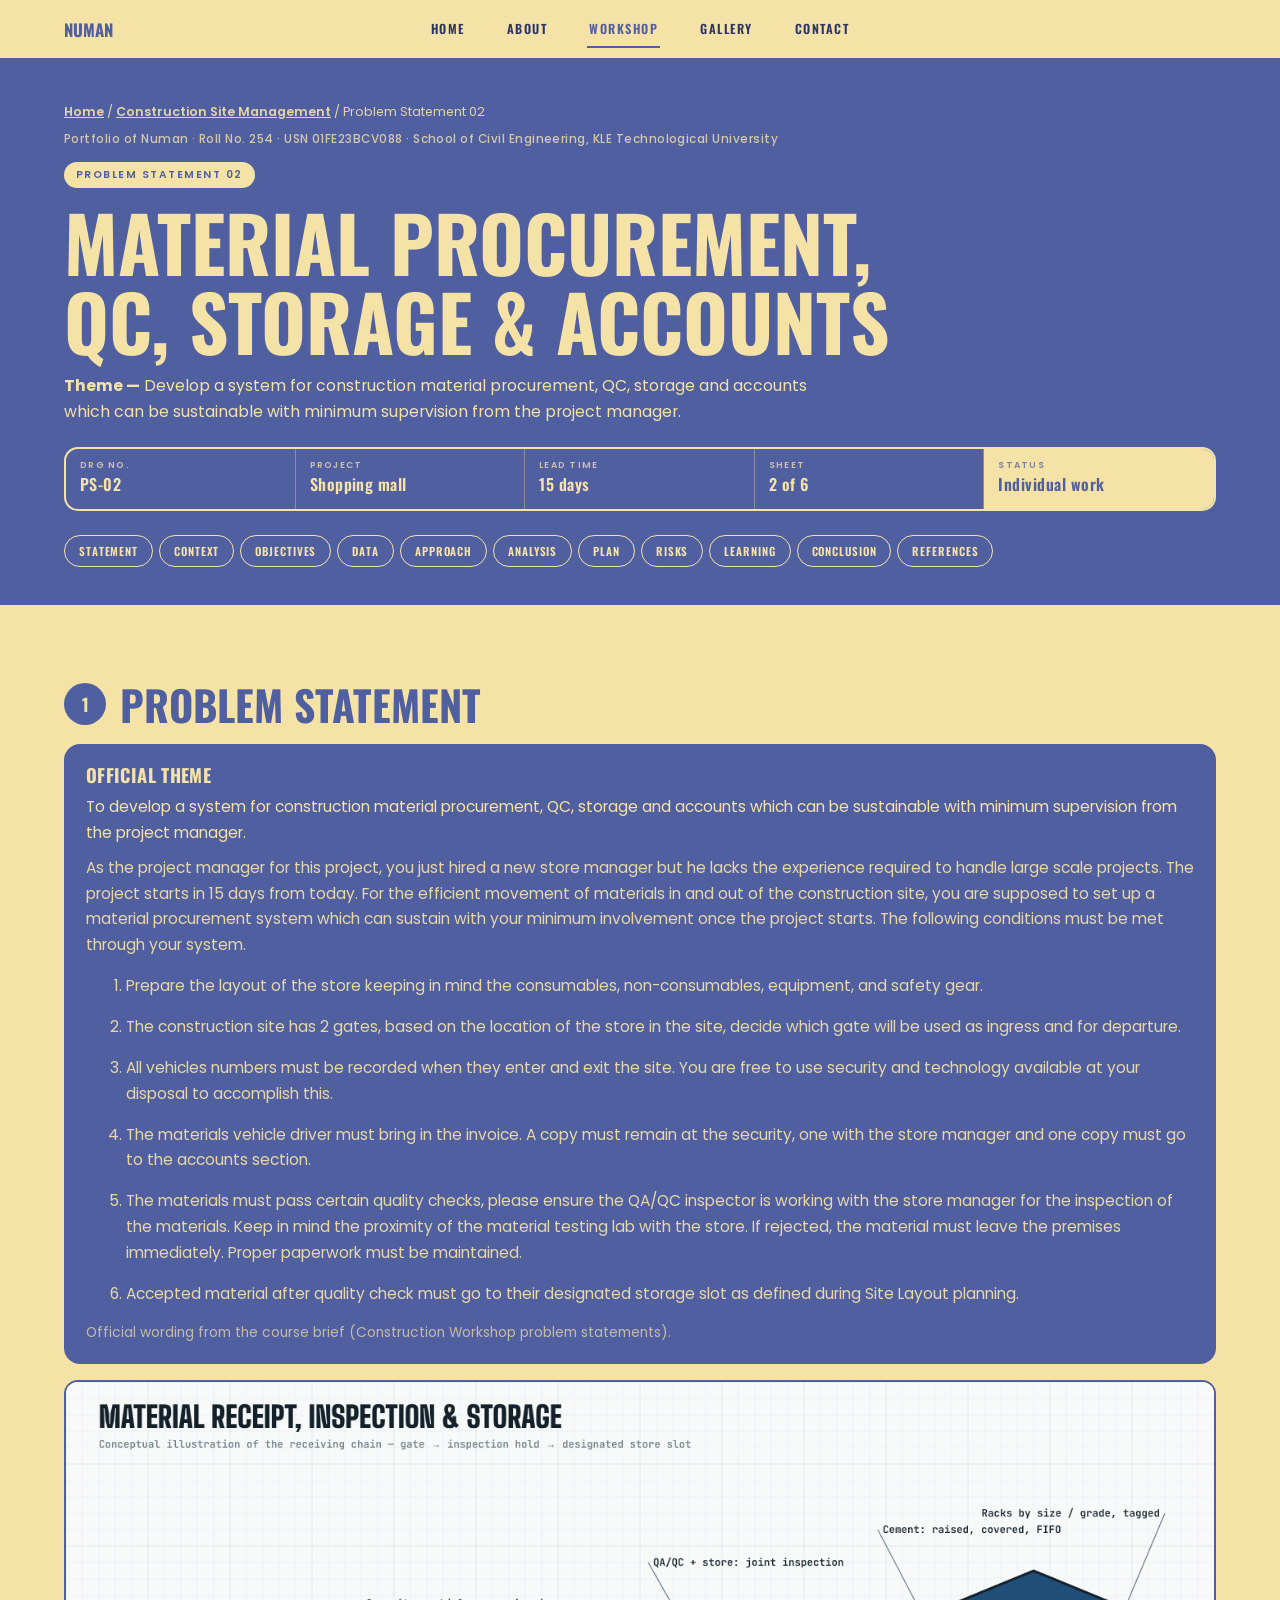
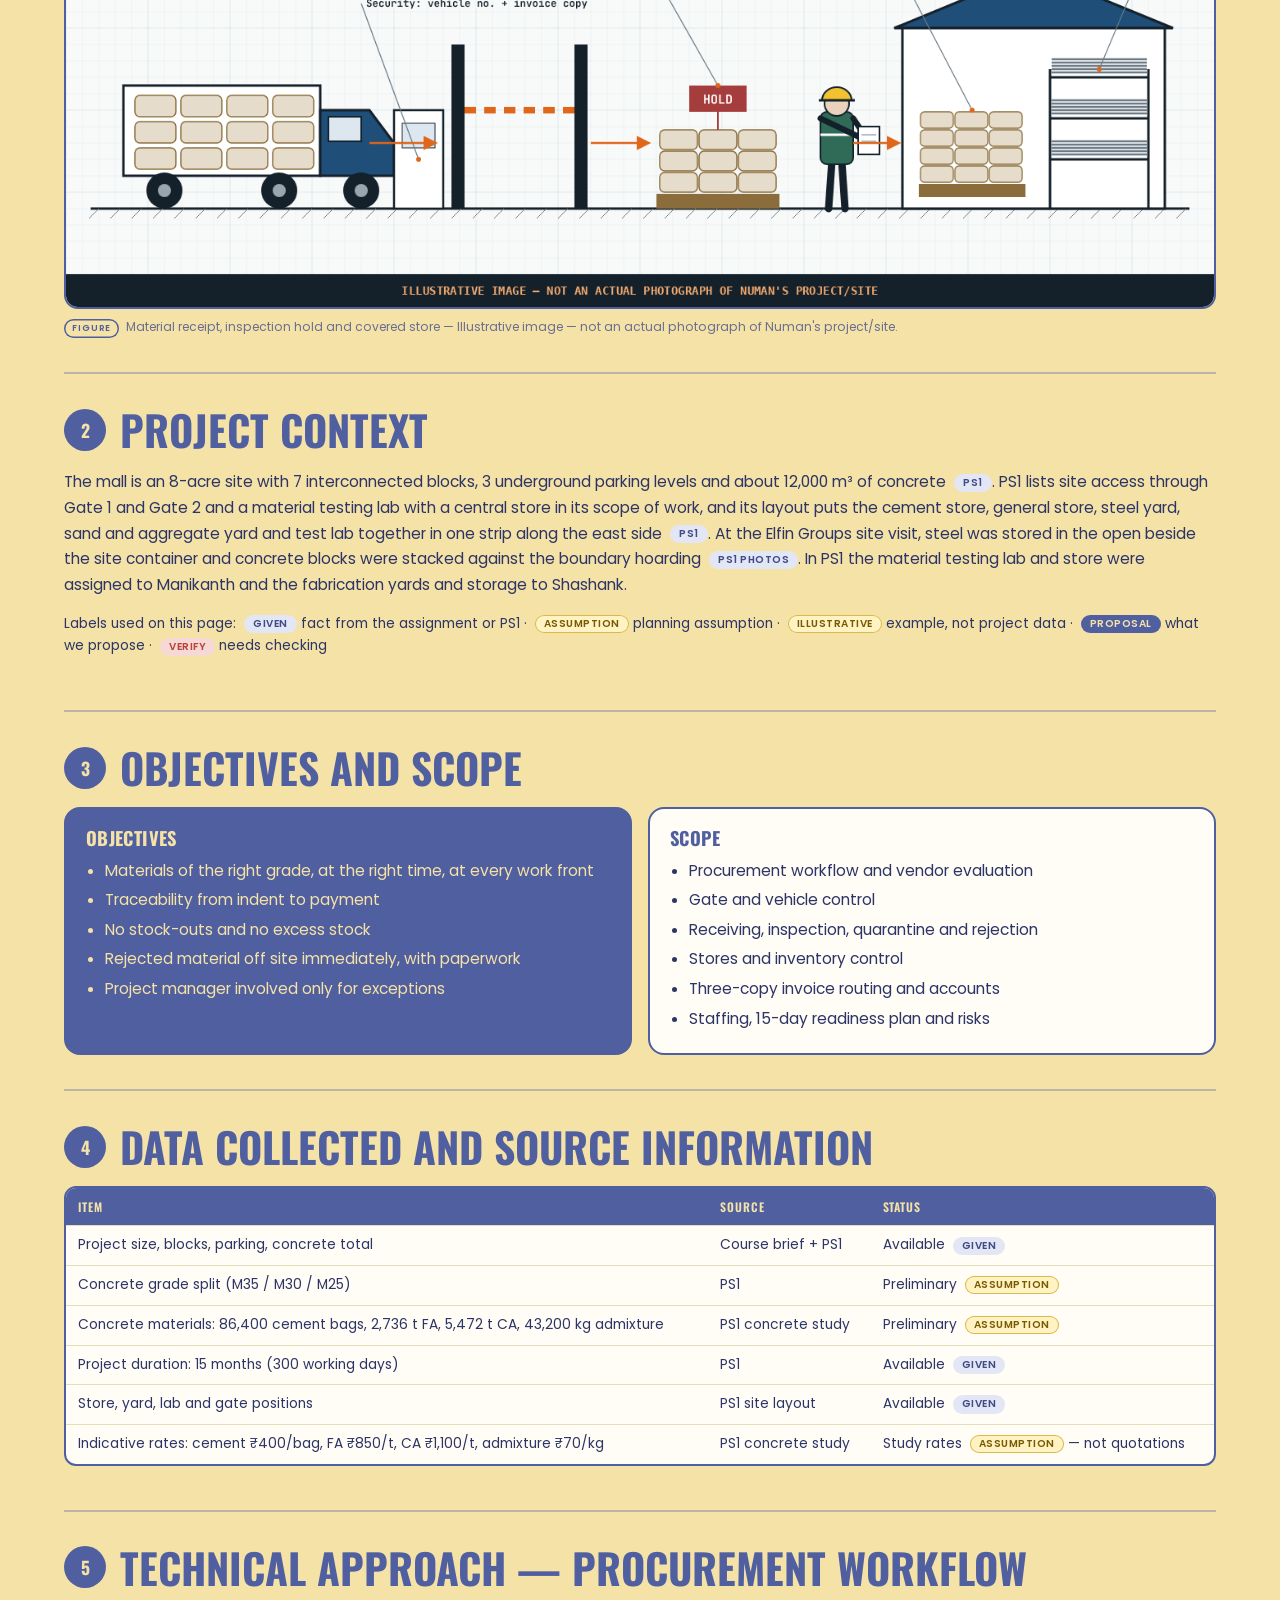
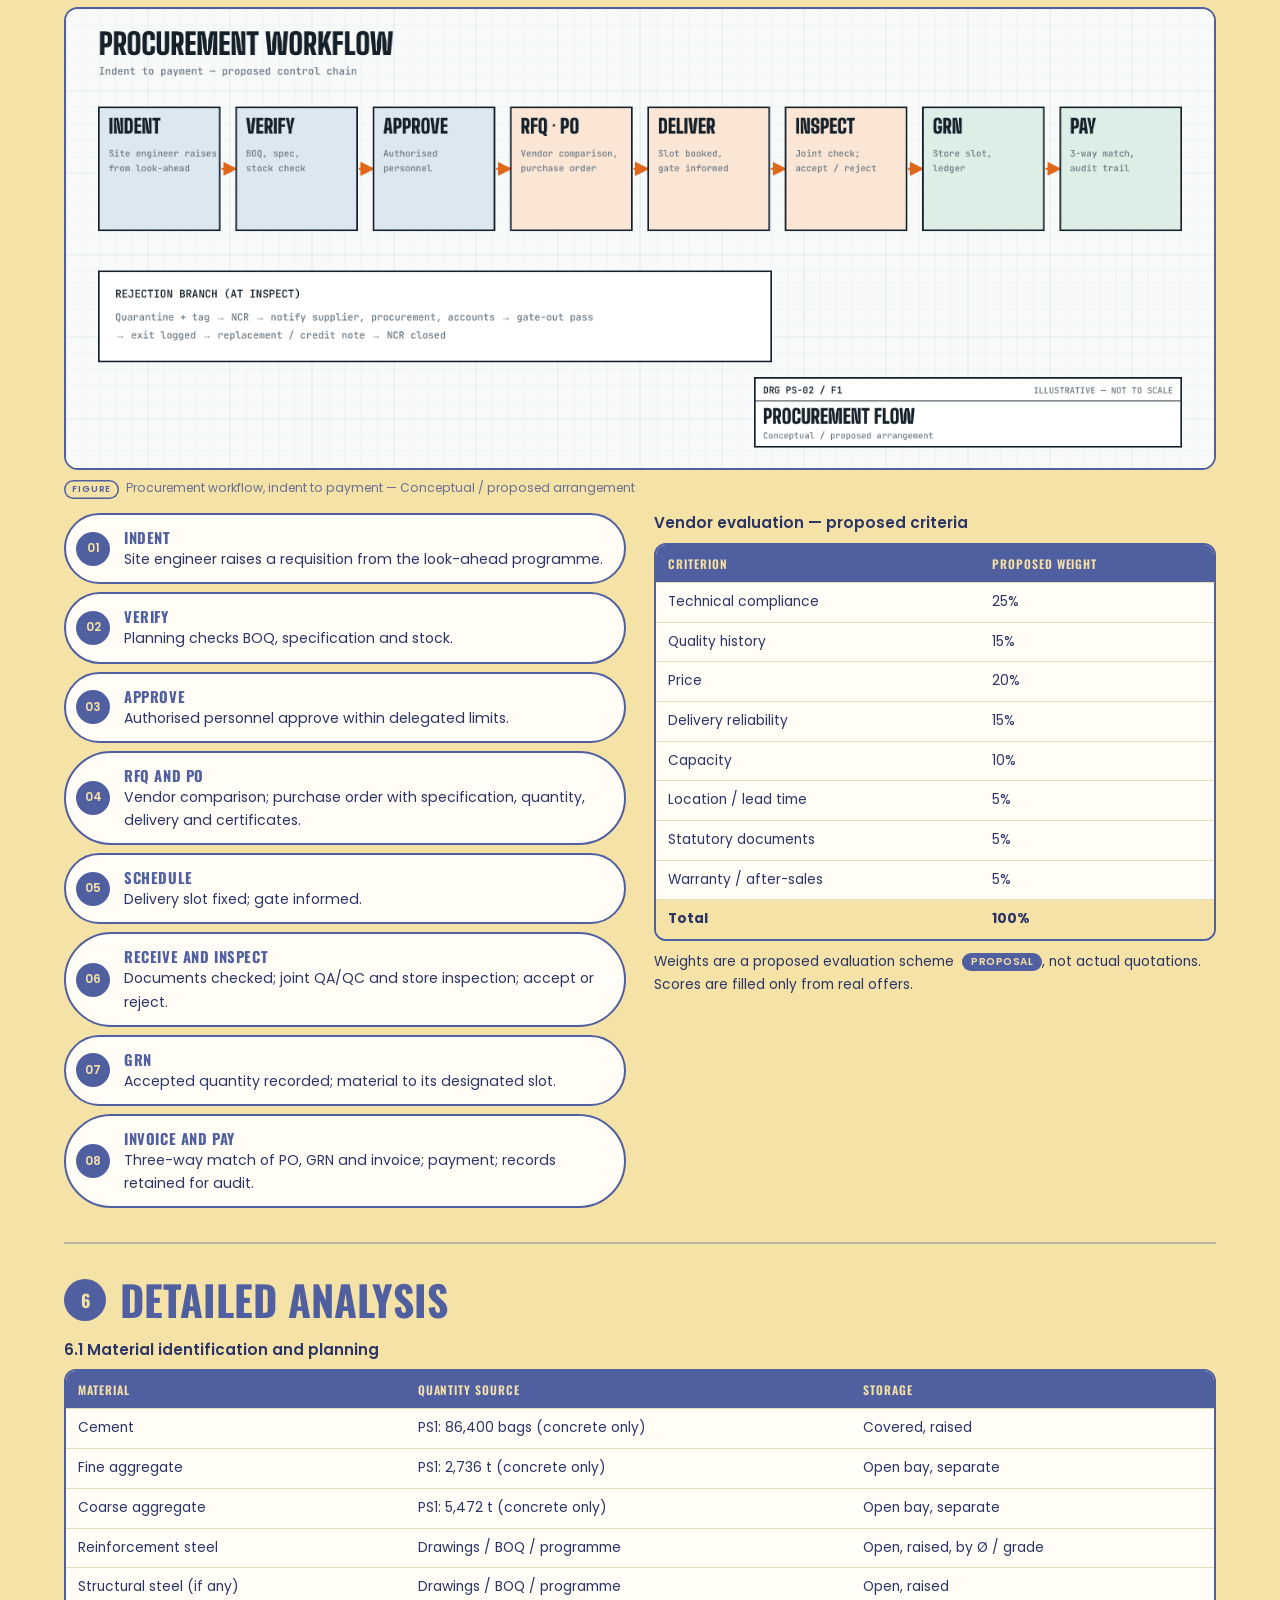
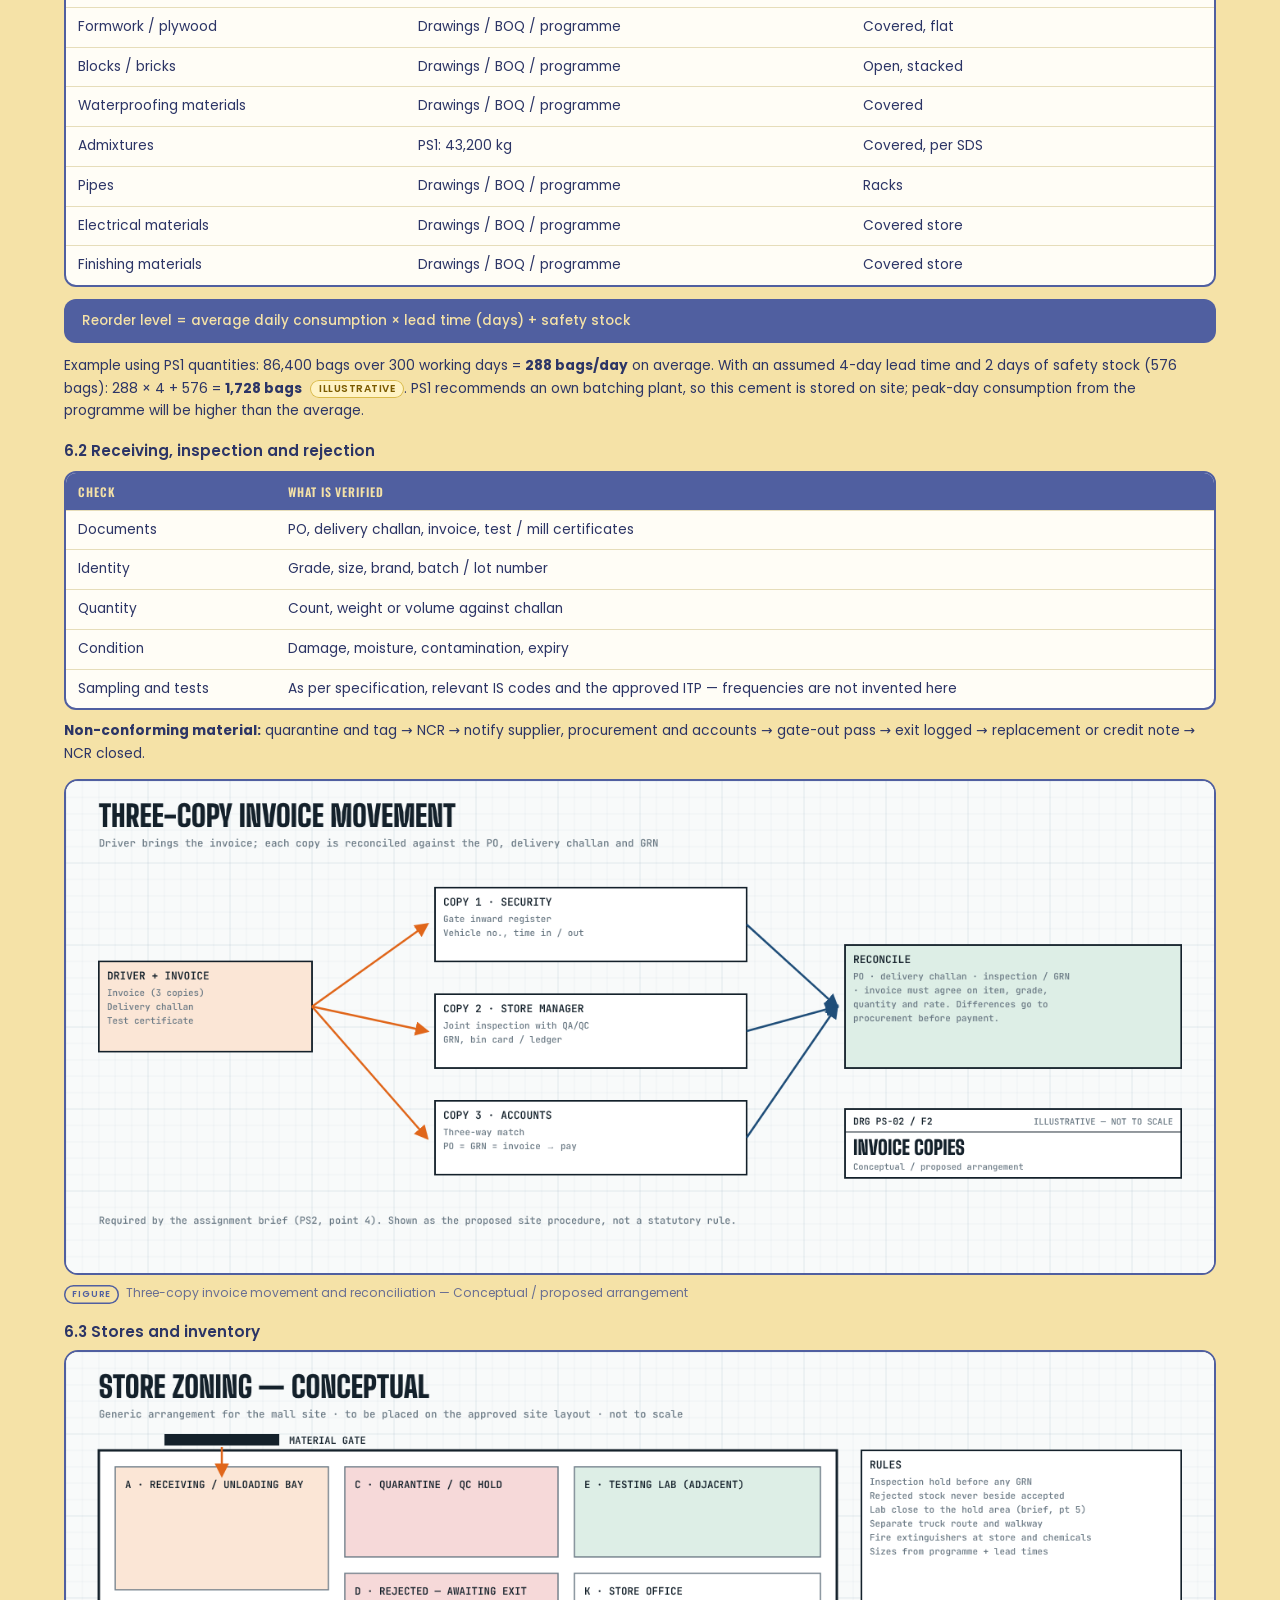
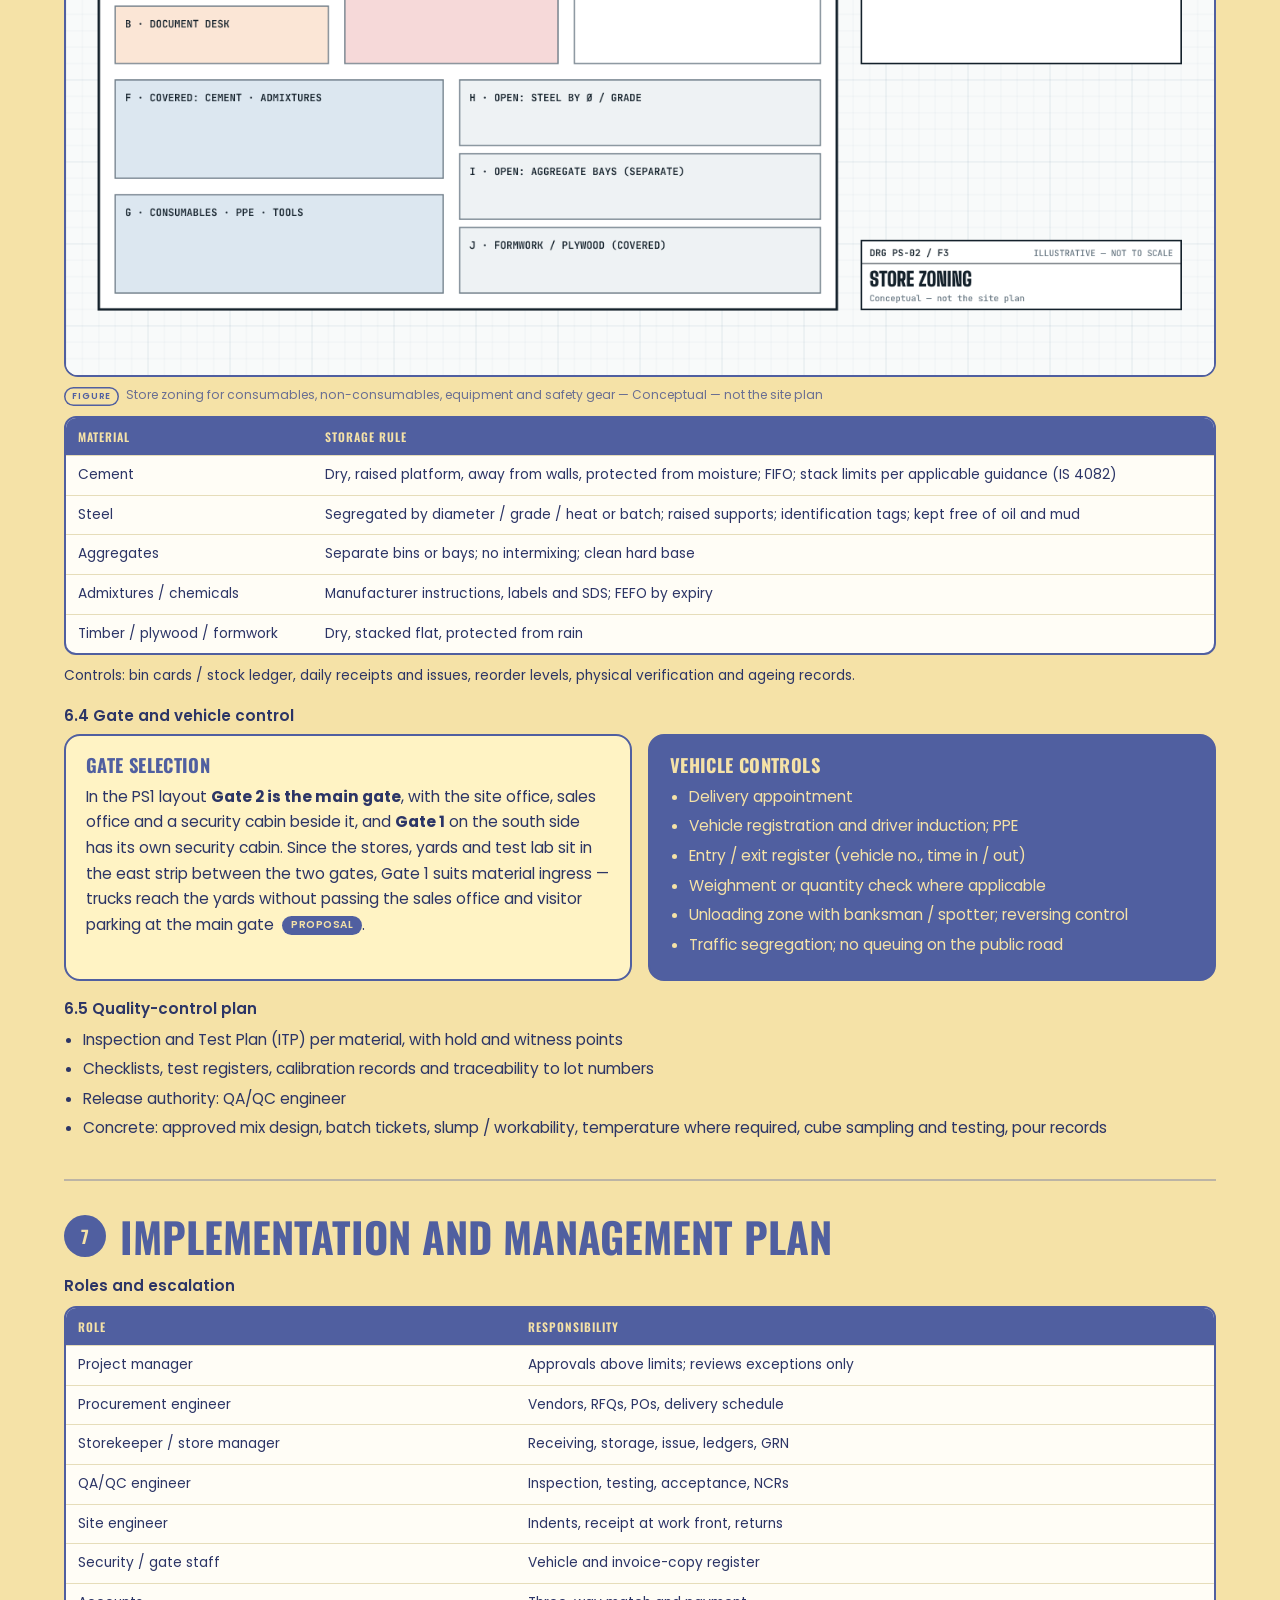
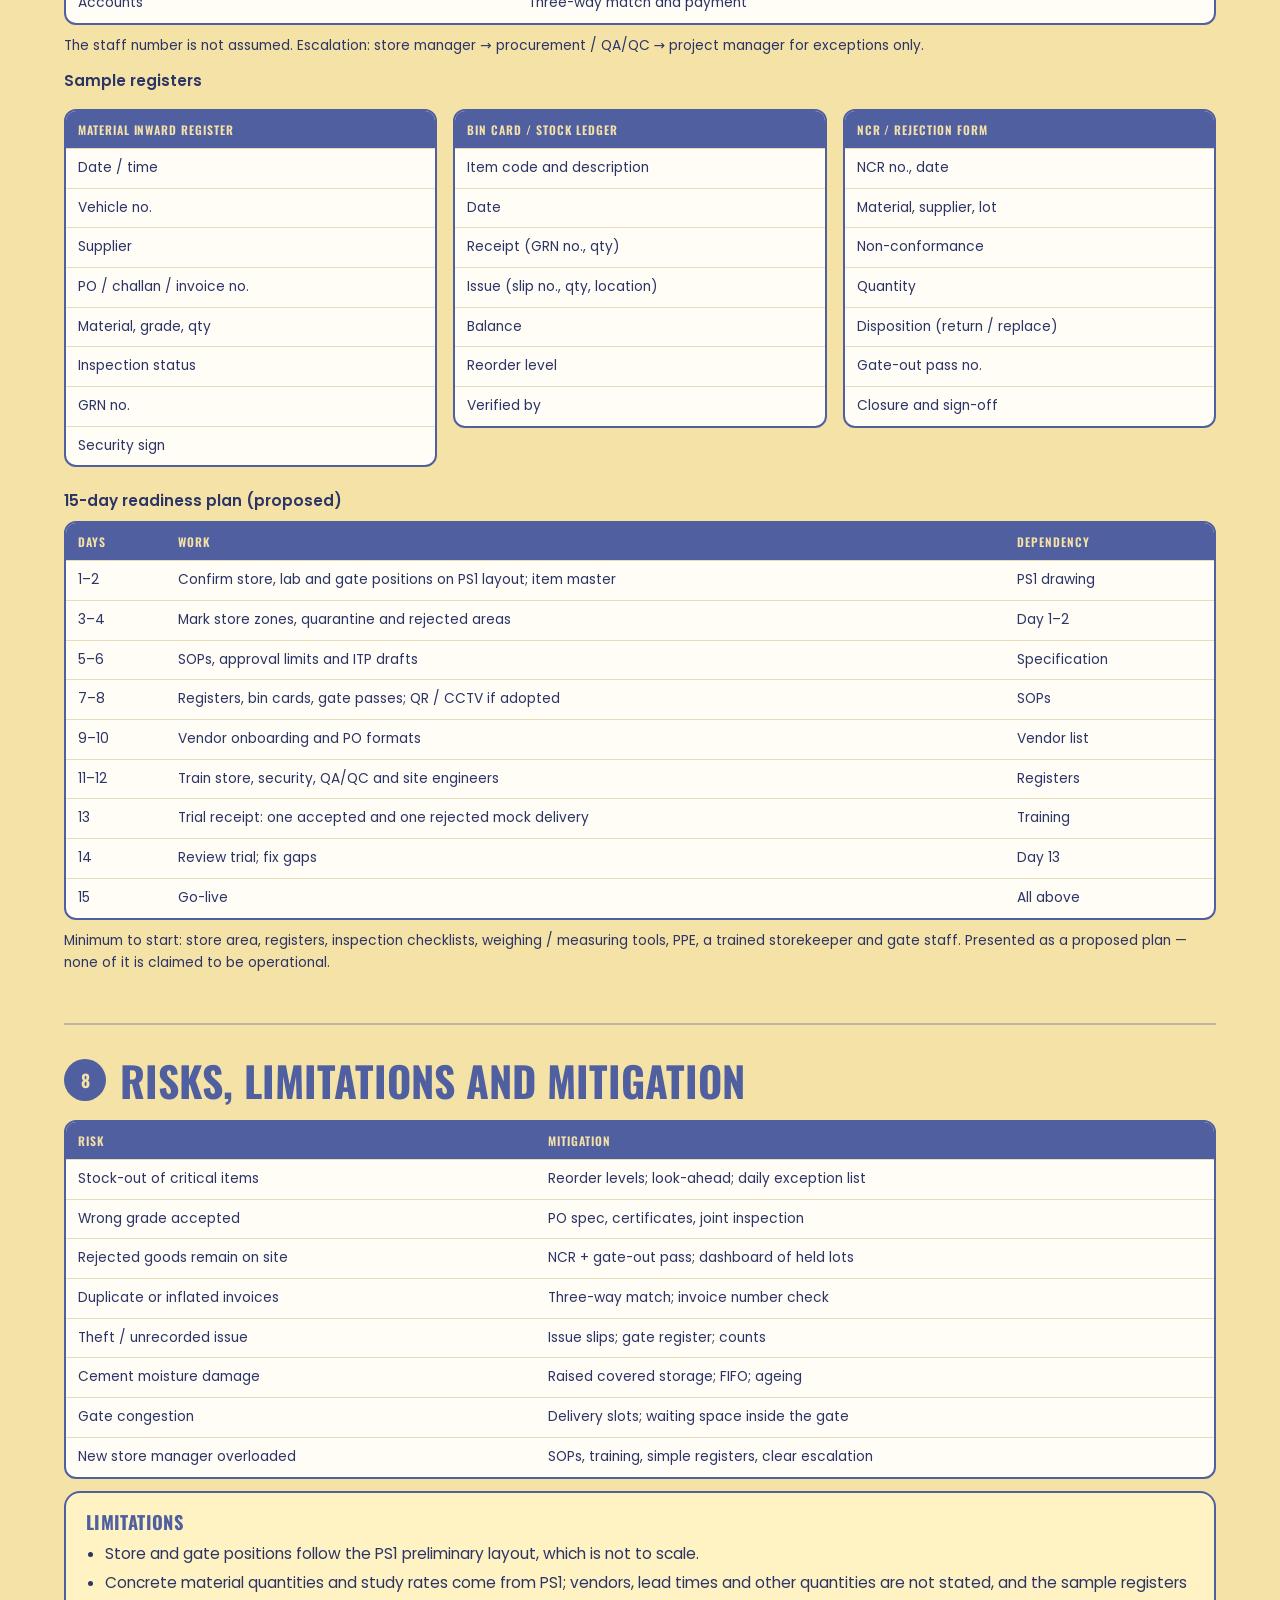
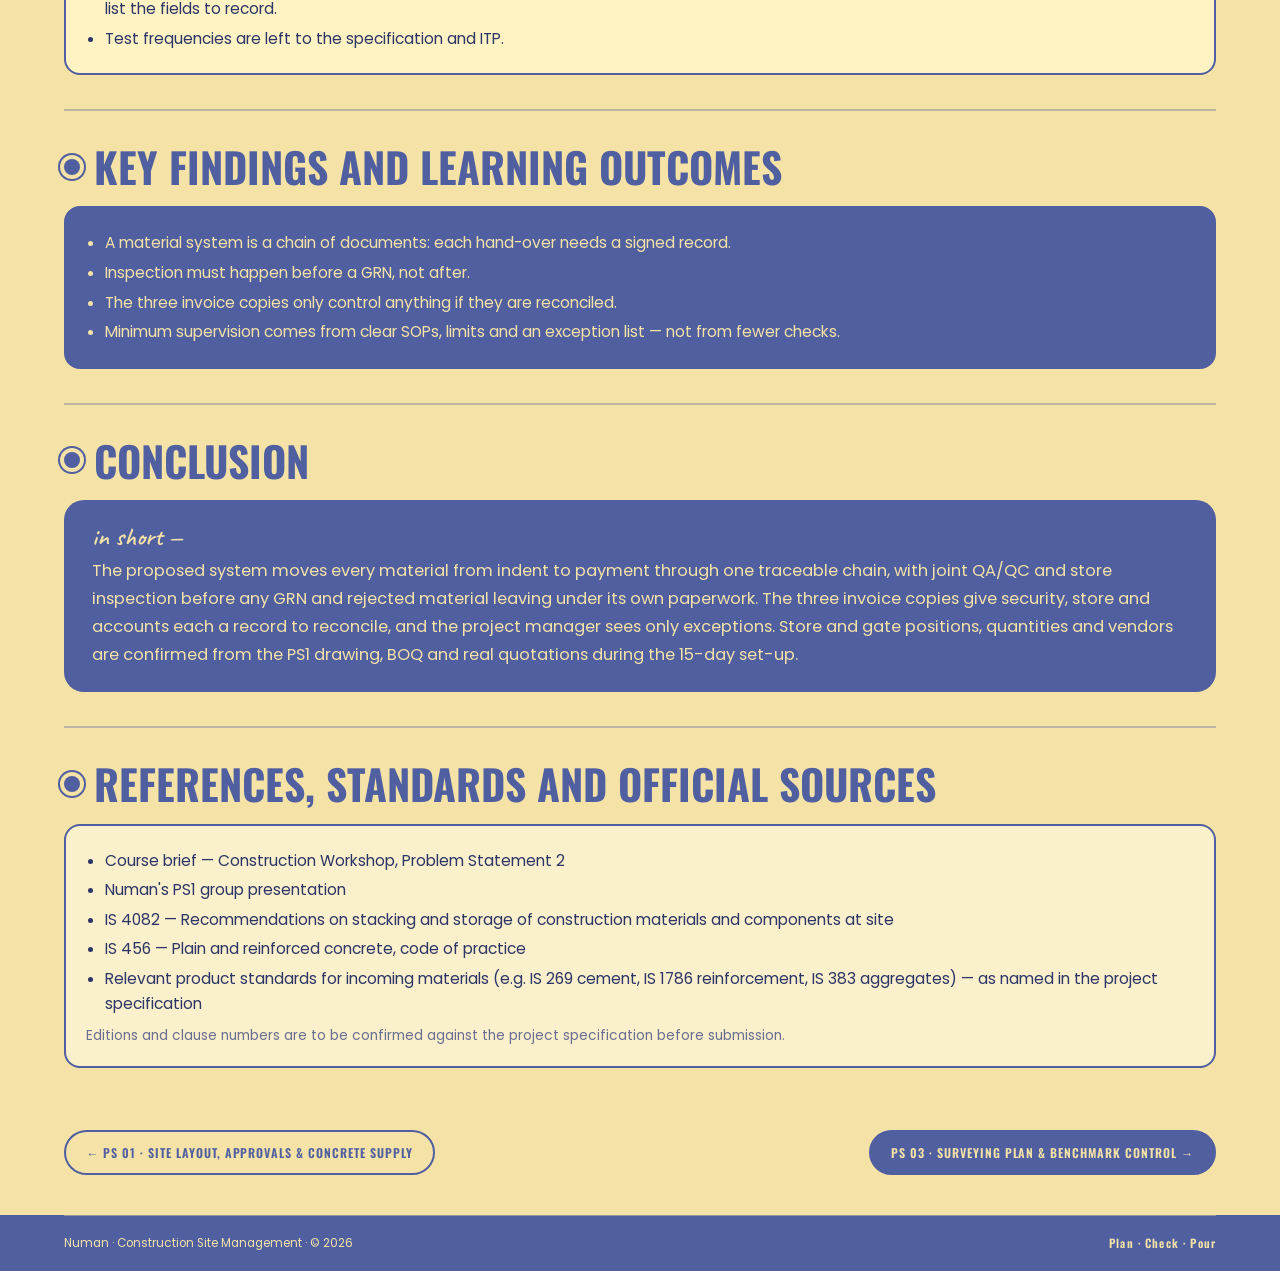
<file: work/ps2.html>
<!DOCTYPE html>
<html lang="en">
<head>
<meta charset="utf-8">
<meta name="viewport" content="width=device-width, initial-scale=1">
<title>PS 02 · Material Procurement, QC, Storage &amp; Accounts — Numan</title>
<meta name="description" content="Develop a system for construction material procurement, QC, storage and accounts which can be sustainable with minimum supervision from the project manager.">
<link rel="icon" href="data:image/svg+xml,%3Csvg xmlns='http://www.w3.org/2000/svg' viewBox='0 0 32 32'%3E%3Crect width='32' height='32' rx='8' fill='%23505FA0'/%3E%3Cpath d='M10 26V14a6 6 0 0 1 12 0v12z' fill='%23F5E2A7'/%3E%3C/svg%3E">
<link rel="preconnect" href="https://fonts.googleapis.com"><link rel="preconnect" href="https://fonts.gstatic.com" crossorigin>
<link rel="stylesheet" href="https://fonts.googleapis.com/css2?family=Oswald:wght@500;600;700&family=Poppins:wght@400;500;600;700&family=Caveat:wght@600&display=swap">
<link rel="stylesheet" href="../assets/css/style.css">
</head>
<body>
<body>
<header class="topbar scrolled"><div class="wrap"><a class="brand" href="../index.html"><span class="mark"></span><span data-fill="firstName">Numan</span></a><button class="menu-btn" aria-label="Menu" aria-expanded="false">Menu</button><nav class="nav"><a href="../index.html">Home</a><a href="../index.html#about">About</a><a href="../index.html#workshop" class="on">Workshop</a><a href="../index.html#gallery">Gallery</a><a href="../index.html#contact">Contact</a></nav></div></header>
<main>
<div class="ps-band">
<div class="wrap ps-head">
<div class="crumbs"><a href="../index.html">Home</a> / <a href="../index.html#workshop">Construction Site Management</a> / Problem Statement 02</div>
<div class="mono" style="margin-top:8px;color:var(--ink-2)">Portfolio of Numan · Roll No. 254 · USN 01FE23BCV088 · School of Civil Engineering, KLE Technological University</div>
<h1><small>Problem Statement 02</small>Material Procurement, QC, Storage &amp; Accounts</h1>
<p class="theme"><b>Theme —</b> Develop a system for construction material procurement, QC, storage and accounts which can be sustainable with minimum supervision from the project manager.</p>
<div class="titleblock"><div><label>Drg no.</label><span>PS-02</span></div><div><label>Project</label><span>Shopping mall</span></div><div><label>Lead time</label><span>15 days</span></div><div><label>Sheet</label><span>2 of 6</span></div><div><label>Status</label><span>Individual work</span></div></div>
<div class="toc"><a href="#statement">Statement</a><a href="#context">Context</a><a href="#objectives">Objectives</a><a href="#data">Data</a><a href="#approach">Approach</a><a href="#analysis">Analysis</a><a href="#plan">Plan</a><a href="#risks">Risks</a><a href="#learning">Learning</a><a href="#conclusion">Conclusion</a><a href="#refs">References</a></div>
</div>
</div>
<div class="wrap ps-body">
<section class="rv" id="statement"><div class="sec-head"><span class="no">1</span><h2>Problem statement</h2></div><div class="card ink"><h4 style="color:#F6B07E">Official theme</h4><p style="margin:0 0 10px">To develop a system for construction material procurement, QC, storage and accounts which can be sustainable with minimum supervision from the project manager.</p>
<div style="opacity:.92"><p>As the project manager for this project, you just hired a new store
manager but he lacks the experience required to handle large scale
projects. The project starts in 15 days from today. For the efficient
movement of materials in and out of the construction site, you are
supposed to set up a material procurement system which can sustain with
your minimum involvement once the project starts. The following
conditions must be met through your system.</p>
<ol type="1">
<li><p>Prepare the layout of the store keeping in mind the consumables,
non-consumables, equipment, and safety gear.</p></li>
<li><p>The construction site has 2 gates, based on the location of the
store in the site, decide which gate will be used as ingress and for
departure.</p></li>
<li><p>All vehicles numbers must be recorded when they enter and exit
the site. You are free to use security and technology available at your
disposal to accomplish this.</p></li>
<li><p>The materials vehicle driver must bring in the invoice. A copy
must remain at the security, one with the store manager and one copy
must go to the accounts section.</p></li>
<li><p>The materials must pass certain quality checks, please ensure the
QA/QC inspector is working with the store manager for the inspection of
the materials. Keep in mind the proximity of the material testing lab
with the store. If rejected, the material must leave the premises
immediately. Proper paperwork must be maintained.</p></li>
<li><p>Accepted material after quality check must go to their designated
storage slot as defined during Site Layout planning.</p></li>
</ol></div><p class="small" style="opacity:.7;margin:10px 0 0">Official wording from the course brief (Construction Workshop problem statements).</p></div><div style="margin-top:16px"><div class="slot"><figure class="ph contain" data-label="Material receipt, inspection hold and covered store — Illustrative image — not an actual photograph of Numan's project/site." data-src="../images/ps2/illustration-receiving-store.png"></figure><div class="cap"><span class="tag ok">FIGURE</span> Material receipt, inspection hold and covered store — Illustrative image — not an actual photograph of Numan's project/site.</div></div></div></section><section class="rv" id="context"><div class="sec-head"><span class="no">2</span><h2>Project context</h2></div>
<p>The mall is an 8-acre site with 7 interconnected blocks, 3 underground parking levels and about 12,000 m³ of concrete <span class="pill g">PS1</span>. PS1 lists site access through Gate 1 and Gate 2 and a material testing lab with a central store in its scope of work, and its layout puts the cement store, general store, steel yard, sand and aggregate yard and test lab together in one strip along the east side <span class="pill g">PS1</span>.
At the Elfin Groups site visit, steel was stored in the open beside the site container and concrete blocks were stacked against the boundary hoarding <span class="pill g">PS1 photos</span>. In PS1 the material testing lab and store were assigned to Manikanth and the fabrication yards and storage to Shashank.</p>
<p class="small" style="margin:6px 0 18px">Labels used on this page: <span class="pill g">given</span> fact from the assignment or PS1 · <span class="pill a">assumption</span> planning assumption · <span class="pill a">illustrative</span> example, not project data · <span class="pill b">proposal</span> what we propose · <span class="pill r">verify</span> needs checking</p></section><section class="rv" id="objectives"><div class="sec-head"><span class="no">3</span><h2>Objectives and scope</h2></div>
<div class="grid g2">
<div class="card blue"><h4>Objectives</h4><ul class="tight"><li>Materials of the right grade, at the right time, at every work front</li><li>Traceability from indent to payment</li><li>No stock-outs and no excess stock</li><li>Rejected material off site immediately, with paperwork</li><li>Project manager involved only for exceptions</li></ul></div>
<div class="card green"><h4>Scope</h4><ul class="tight"><li>Procurement workflow and vendor evaluation</li><li>Gate and vehicle control</li><li>Receiving, inspection, quarantine and rejection</li><li>Stores and inventory control</li><li>Three-copy invoice routing and accounts</li><li>Staffing, 15-day readiness plan and risks</li></ul></div>
</div></section><section class="rv" id="data"><div class="sec-head"><span class="no">4</span><h2>Data collected and source information</h2></div>
<div class="tbl-wrap"><table><thead><tr><th class="">Item</th><th class="">Source</th><th class="">Status</th></tr></thead><tbody><tr><td class="">Project size, blocks, parking, concrete total</td><td class="">Course brief + PS1</td><td class="">Available <span class="pill g">given</span></td></tr><tr><td class="">Concrete grade split (M35 / M30 / M25)</td><td class="">PS1</td><td class="">Preliminary <span class="pill a">assumption</span></td></tr><tr><td class="">Concrete materials: 86,400 cement bags, 2,736 t FA, 5,472 t CA, 43,200 kg admixture</td><td class="">PS1 concrete study</td><td class="">Preliminary <span class="pill a">assumption</span></td></tr><tr><td class="">Project duration: 15 months (300 working days)</td><td class="">PS1</td><td class="">Available <span class="pill g">given</span></td></tr><tr><td class="">Store, yard, lab and gate positions</td><td class="">PS1 site layout</td><td class="">Available <span class="pill g">given</span></td></tr><tr><td class="">Indicative rates: cement ₹400/bag, FA ₹850/t, CA ₹1,100/t, admixture ₹70/kg</td><td class="">PS1 concrete study</td><td class="">Study rates <span class="pill a">assumption</span> — not quotations</td></tr></tbody></table></div></section><section class="rv" id="approach"><div class="sec-head"><span class="no">5</span><h2>Technical approach — procurement workflow</h2></div>
<div class="slot"><figure class="ph contain" data-label="Procurement workflow, indent to payment — Conceptual / proposed arrangement" data-src="../images/ps2/procurement-flow.png"></figure><div class="cap"><span class="tag ok">FIGURE</span> Procurement workflow, indent to payment — Conceptual / proposed arrangement</div></div>
<div class="split" style="margin-top:14px"><div>
<ol class="steps"><li><b>Indent</b>Site engineer raises a requisition from the look-ahead programme.</li><li><b>Verify</b>Planning checks BOQ, specification and stock.</li><li><b>Approve</b>Authorised personnel approve within delegated limits.</li><li><b>RFQ and PO</b>Vendor comparison; purchase order with specification, quantity, delivery and certificates.</li><li><b>Schedule</b>Delivery slot fixed; gate informed.</li><li><b>Receive and inspect</b>Documents checked; joint QA/QC and store inspection; accept or reject.</li><li><b>GRN</b>Accepted quantity recorded; material to its designated slot.</li><li><b>Invoice and pay</b>Three-way match of PO, GRN and invoice; payment; records retained for audit.</li></ol>
</div><div>
<h4>Vendor evaluation — proposed criteria</h4>
<div class="tbl-wrap"><table><thead><tr><th class="">Criterion</th><th class="">Proposed weight</th></tr></thead><tbody><tr><td class="">Technical compliance</td><td class="">25%</td></tr><tr><td class="">Quality history</td><td class="">15%</td></tr><tr><td class="">Price</td><td class="">20%</td></tr><tr><td class="">Delivery reliability</td><td class="">15%</td></tr><tr><td class="">Capacity</td><td class="">10%</td></tr><tr><td class="">Location / lead time</td><td class="">5%</td></tr><tr><td class="">Statutory documents</td><td class="">5%</td></tr><tr><td class="">Warranty / after-sales</td><td class="">5%</td></tr><tr class="total"><td class="">Total</td><td class="">100%</td></tr></tbody></table></div>
<p class="small">Weights are a proposed evaluation scheme <span class="pill b">proposal</span>, not actual quotations. Scores are filled only from real offers.</p>
</div></div></section><section class="rv" id="analysis"><div class="sec-head"><span class="no">6</span><h2>Detailed analysis</h2></div>
<h4>6.1 Material identification and planning</h4>
<div class="tbl-wrap"><table><thead><tr><th class="">Material</th><th class="">Quantity source</th><th class="">Storage</th></tr></thead><tbody><tr><td class="">Cement</td><td class="">PS1: 86,400 bags (concrete only)</td><td class="">Covered, raised</td></tr><tr><td class="">Fine aggregate</td><td class="">PS1: 2,736 t (concrete only)</td><td class="">Open bay, separate</td></tr><tr><td class="">Coarse aggregate</td><td class="">PS1: 5,472 t (concrete only)</td><td class="">Open bay, separate</td></tr><tr><td class="">Reinforcement steel</td><td class="">Drawings / BOQ / programme</td><td class="">Open, raised, by Ø / grade</td></tr><tr><td class="">Structural steel (if any)</td><td class="">Drawings / BOQ / programme</td><td class="">Open, raised</td></tr><tr><td class="">Formwork / plywood</td><td class="">Drawings / BOQ / programme</td><td class="">Covered, flat</td></tr><tr><td class="">Blocks / bricks</td><td class="">Drawings / BOQ / programme</td><td class="">Open, stacked</td></tr><tr><td class="">Waterproofing materials</td><td class="">Drawings / BOQ / programme</td><td class="">Covered</td></tr><tr><td class="">Admixtures</td><td class="">PS1: 43,200 kg</td><td class="">Covered, per SDS</td></tr><tr><td class="">Pipes</td><td class="">Drawings / BOQ / programme</td><td class="">Racks</td></tr><tr><td class="">Electrical materials</td><td class="">Drawings / BOQ / programme</td><td class="">Covered store</td></tr><tr><td class="">Finishing materials</td><td class="">Drawings / BOQ / programme</td><td class="">Covered store</td></tr></tbody></table></div>
<div class="eq">Reorder level = average daily consumption × lead time (days) + safety stock</div>
<p class="small">Example using PS1 quantities: 86,400 bags over 300 working days = <b>288 bags/day</b> on average. With an assumed 4-day lead time and 2 days of safety stock (576 bags): 288 × 4 + 576 = <b>1,728 bags</b> <span class="pill a">illustrative</span>. PS1 recommends an own batching plant, so this cement is stored on site; peak-day consumption from the programme will be higher than the average.</p>
<h4 style="margin-top:18px">6.2 Receiving, inspection and rejection</h4>
<div class="tbl-wrap"><table><thead><tr><th class="">Check</th><th class="">What is verified</th></tr></thead><tbody><tr><td class="">Documents</td><td class="">PO, delivery challan, invoice, test / mill certificates</td></tr><tr><td class="">Identity</td><td class="">Grade, size, brand, batch / lot number</td></tr><tr><td class="">Quantity</td><td class="">Count, weight or volume against challan</td></tr><tr><td class="">Condition</td><td class="">Damage, moisture, contamination, expiry</td></tr><tr><td class="">Sampling and tests</td><td class="">As per specification, relevant IS codes and the approved ITP — frequencies are not invented here</td></tr></tbody></table></div>
<p class="small"><b>Non-conforming material:</b> quarantine and tag → NCR → notify supplier, procurement and accounts → gate-out pass → exit logged → replacement or credit note → NCR closed.</p>
<div class="slot"><figure class="ph contain" data-label="Three-copy invoice movement and reconciliation — Conceptual / proposed arrangement" data-src="../images/ps2/three-copy-invoice.png"></figure><div class="cap"><span class="tag ok">FIGURE</span> Three-copy invoice movement and reconciliation — Conceptual / proposed arrangement</div></div>
<h4 style="margin-top:18px">6.3 Stores and inventory</h4>
<div class="slot"><figure class="ph contain" data-label="Store zoning for consumables, non-consumables, equipment and safety gear — Conceptual — not the site plan" data-src="../images/ps2/store-zoning.png"></figure><div class="cap"><span class="tag ok">FIGURE</span> Store zoning for consumables, non-consumables, equipment and safety gear — Conceptual — not the site plan</div></div>
<div class="tbl-wrap"><table><thead><tr><th class="">Material</th><th class="">Storage rule</th></tr></thead><tbody><tr><td class="">Cement</td><td class="">Dry, raised platform, away from walls, protected from moisture; FIFO; stack limits per applicable guidance (IS 4082)</td></tr><tr><td class="">Steel</td><td class="">Segregated by diameter / grade / heat or batch; raised supports; identification tags; kept free of oil and mud</td></tr><tr><td class="">Aggregates</td><td class="">Separate bins or bays; no intermixing; clean hard base</td></tr><tr><td class="">Admixtures / chemicals</td><td class="">Manufacturer instructions, labels and SDS; FEFO by expiry</td></tr><tr><td class="">Timber / plywood / formwork</td><td class="">Dry, stacked flat, protected from rain</td></tr></tbody></table></div>
<p class="small">Controls: bin cards / stock ledger, daily receipts and issues, reorder levels, physical verification and ageing records.</p>
<h4 style="margin-top:18px">6.4 Gate and vehicle control</h4>
<div class="grid g2">
<div class="card orange"><h4>Gate selection</h4><p>In the PS1 layout <b>Gate 2 is the main gate</b>, with the site office, sales office and a security cabin beside it, and <b>Gate 1</b> on the south side has its own security cabin. Since the stores, yards and test lab sit in the east strip between the two gates, Gate 1 suits material ingress — trucks reach the yards without passing the sales office and visitor parking at the main gate <span class="pill b">proposal</span>.</p></div>
<div class="card blue"><h4>Vehicle controls</h4><ul class="tight"><li>Delivery appointment</li><li>Vehicle registration and driver induction; PPE</li><li>Entry / exit register (vehicle no., time in / out)</li><li>Weighment or quantity check where applicable</li><li>Unloading zone with banksman / spotter; reversing control</li><li>Traffic segregation; no queuing on the public road</li></ul></div>
</div>
<h4 style="margin-top:18px">6.5 Quality-control plan</h4>
<ul class="tight"><li>Inspection and Test Plan (ITP) per material, with hold and witness points</li><li>Checklists, test registers, calibration records and traceability to lot numbers</li><li>Release authority: QA/QC engineer</li><li>Concrete: approved mix design, batch tickets, slump / workability, temperature where required, cube sampling and testing, pour records</li></ul></section><section class="rv" id="plan"><div class="sec-head"><span class="no">7</span><h2>Implementation and management plan</h2></div>
<h4>Roles and escalation</h4>
<div class="tbl-wrap"><table><thead><tr><th class="">Role</th><th class="">Responsibility</th></tr></thead><tbody><tr><td class="">Project manager</td><td class="">Approvals above limits; reviews exceptions only</td></tr><tr><td class="">Procurement engineer</td><td class="">Vendors, RFQs, POs, delivery schedule</td></tr><tr><td class="">Storekeeper / store manager</td><td class="">Receiving, storage, issue, ledgers, GRN</td></tr><tr><td class="">QA/QC engineer</td><td class="">Inspection, testing, acceptance, NCRs</td></tr><tr><td class="">Site engineer</td><td class="">Indents, receipt at work front, returns</td></tr><tr><td class="">Security / gate staff</td><td class="">Vehicle and invoice-copy register</td></tr><tr><td class="">Accounts</td><td class="">Three-way match and payment</td></tr></tbody></table></div>
<p class="small">The staff number is not assumed. Escalation: store manager → procurement / QA/QC → project manager for exceptions only.</p>
<h4 style="margin-top:14px">Sample registers</h4>
<div class="grid g3">
<div><div class="tbl-wrap"><table><thead><tr><th class="">Material inward register</th></tr></thead><tbody><tr><td class="">Date / time</td></tr><tr><td class="">Vehicle no.</td></tr><tr><td class="">Supplier</td></tr><tr><td class="">PO / challan / invoice no.</td></tr><tr><td class="">Material, grade, qty</td></tr><tr><td class="">Inspection status</td></tr><tr><td class="">GRN no.</td></tr><tr><td class="">Security sign</td></tr></tbody></table></div></div>
<div><div class="tbl-wrap"><table><thead><tr><th class="">Bin card / stock ledger</th></tr></thead><tbody><tr><td class="">Item code and description</td></tr><tr><td class="">Date</td></tr><tr><td class="">Receipt (GRN no., qty)</td></tr><tr><td class="">Issue (slip no., qty, location)</td></tr><tr><td class="">Balance</td></tr><tr><td class="">Reorder level</td></tr><tr><td class="">Verified by</td></tr></tbody></table></div></div>
<div><div class="tbl-wrap"><table><thead><tr><th class="">NCR / rejection form</th></tr></thead><tbody><tr><td class="">NCR no., date</td></tr><tr><td class="">Material, supplier, lot</td></tr><tr><td class="">Non-conformance</td></tr><tr><td class="">Quantity</td></tr><tr><td class="">Disposition (return / replace)</td></tr><tr><td class="">Gate-out pass no.</td></tr><tr><td class="">Closure and sign-off</td></tr></tbody></table></div></div>
</div>
<h4 style="margin-top:14px">15-day readiness plan (proposed)</h4>
<div class="tbl-wrap"><table><thead><tr><th class="">Days</th><th class="">Work</th><th class="">Dependency</th></tr></thead><tbody><tr><td class="">1–2</td><td class="">Confirm store, lab and gate positions on PS1 layout; item master</td><td class="">PS1 drawing</td></tr><tr><td class="">3–4</td><td class="">Mark store zones, quarantine and rejected areas</td><td class="">Day 1–2</td></tr><tr><td class="">5–6</td><td class="">SOPs, approval limits and ITP drafts</td><td class="">Specification</td></tr><tr><td class="">7–8</td><td class="">Registers, bin cards, gate passes; QR / CCTV if adopted</td><td class="">SOPs</td></tr><tr><td class="">9–10</td><td class="">Vendor onboarding and PO formats</td><td class="">Vendor list</td></tr><tr><td class="">11–12</td><td class="">Train store, security, QA/QC and site engineers</td><td class="">Registers</td></tr><tr><td class="">13</td><td class="">Trial receipt: one accepted and one rejected mock delivery</td><td class="">Training</td></tr><tr><td class="">14</td><td class="">Review trial; fix gaps</td><td class="">Day 13</td></tr><tr><td class="">15</td><td class="">Go-live</td><td class="">All above</td></tr></tbody></table></div>
<p class="small">Minimum to start: store area, registers, inspection checklists, weighing / measuring tools, PPE, a trained storekeeper and gate staff. Presented as a proposed plan — none of it is claimed to be operational.</p></section><section class="rv" id="risks"><div class="sec-head"><span class="no">8</span><h2>Risks, limitations and mitigation</h2></div>
<div class="tbl-wrap"><table><thead><tr><th class="">Risk</th><th class="">Mitigation</th></tr></thead><tbody><tr><td class="">Stock-out of critical items</td><td class="">Reorder levels; look-ahead; daily exception list</td></tr><tr><td class="">Wrong grade accepted</td><td class="">PO spec, certificates, joint inspection</td></tr><tr><td class="">Rejected goods remain on site</td><td class="">NCR + gate-out pass; dashboard of held lots</td></tr><tr><td class="">Duplicate or inflated invoices</td><td class="">Three-way match; invoice number check</td></tr><tr><td class="">Theft / unrecorded issue</td><td class="">Issue slips; gate register; counts</td></tr><tr><td class="">Cement moisture damage</td><td class="">Raised covered storage; FIFO; ageing</td></tr><tr><td class="">Gate congestion</td><td class="">Delivery slots; waiting space inside the gate</td></tr><tr><td class="">New store manager overloaded</td><td class="">SOPs, training, simple registers, clear escalation</td></tr></tbody></table></div>
<div class="card orange" style="margin-top:12px"><h4>Limitations</h4><ul class="tight"><li>Store and gate positions follow the PS1 preliminary layout, which is not to scale.</li><li>Concrete material quantities and study rates come from PS1; vendors, lead times and other quantities are not stated, and the sample registers list the fields to record.</li><li>Test frequencies are left to the specification and ITP.</li></ul></div></section><section class="rv" id="learning"><div class="sec-head"><span class="no"></span><h2>Key findings and learning outcomes</h2></div><div class="card blue"><ul class="tight"><li>A material system is a chain of documents: each hand-over needs a signed record.</li><li>Inspection must happen before a GRN, not after.</li><li>The three invoice copies only control anything if they are reconciled.</li><li>Minimum supervision comes from clear SOPs, limits and an exception list — not from fewer checks.</li></ul></div></section><section class="rv" id="conclusion"><div class="sec-head"><span class="no"></span><h2>Conclusion</h2></div><div class="callout">The proposed system moves every material from indent to payment through one traceable chain, with joint QA/QC and store inspection before any GRN and rejected material leaving under its own paperwork.
The three invoice copies give security, store and accounts each a record to reconcile, and the project manager sees only exceptions. Store and gate positions, quantities and vendors are confirmed from the PS1 drawing, BOQ and real quotations during the 15-day set-up.</div></section><section class="rv" id="refs"><div class="sec-head"><span class="no"></span><h2>References, standards and official sources</h2></div><div class="card"><ul class="tight"><li>Course brief — Construction Workshop, Problem Statement 2</li><li>Numan's PS1 group presentation</li><li>IS 4082 — Recommendations on stacking and storage of construction materials and components at site</li><li>IS 456 — Plain and reinforced concrete, code of practice</li><li>Relevant product standards for incoming materials (e.g. IS 269 cement, IS 1786 reinforcement, IS 383 aggregates) — as named in the project specification</li></ul><p class="small muted" style="margin:8px 0 0">Editions and clause numbers are to be confirmed against the project specification before submission.</p></div></section>
<div class="pager"><a href="ps1.html">← PS 01 · Site Layout, Approvals &amp; Concrete Supply</a><a href="ps3.html">PS 03 · Surveying Plan &amp; Benchmark Control →</a></div>
</div>

</main>
<footer><div class="wrap"><span><span data-fill="fullName">Numan</span> · Construction Site Management · © <span data-year></span></span><span class="y">Plan · Check · Pour</span></div></footer>
<script src="../assets/js/config.js"></script>
<script src="../assets/js/site.js"></script>
</body>
</html>
</file>
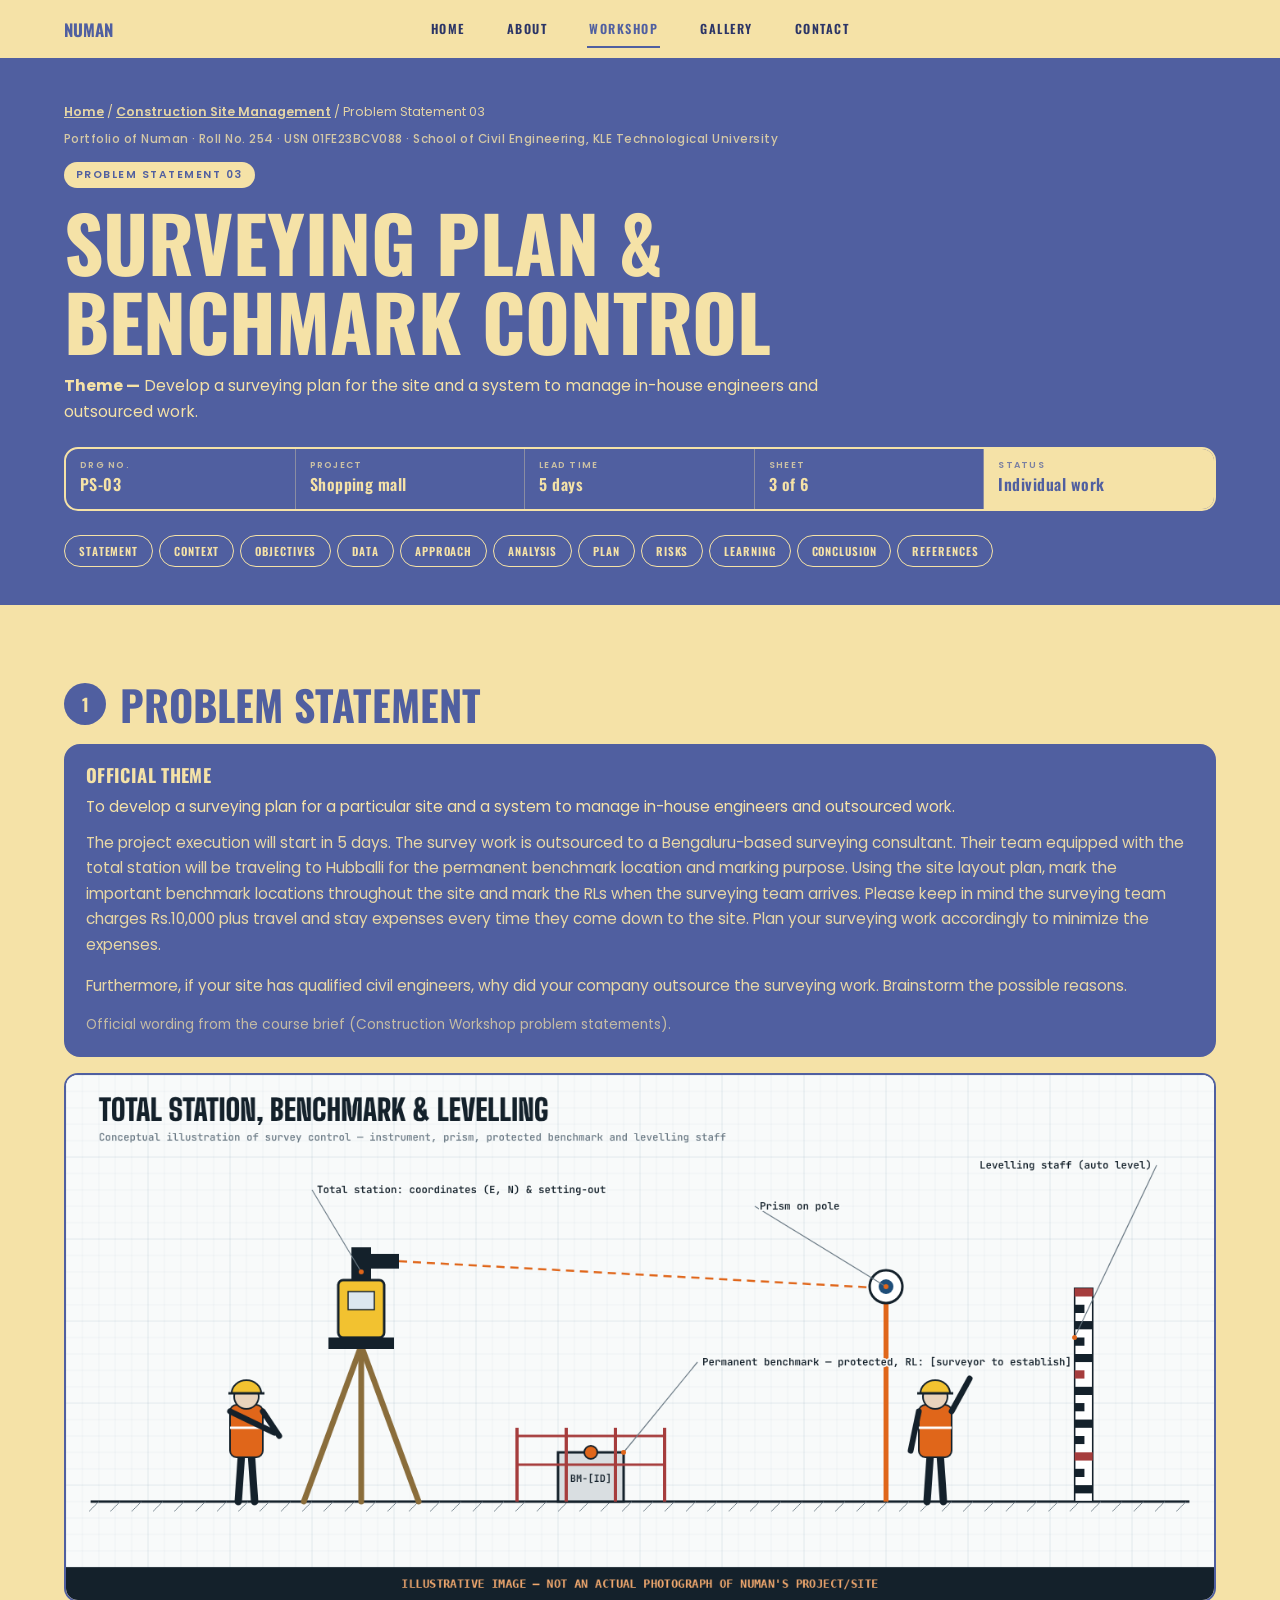
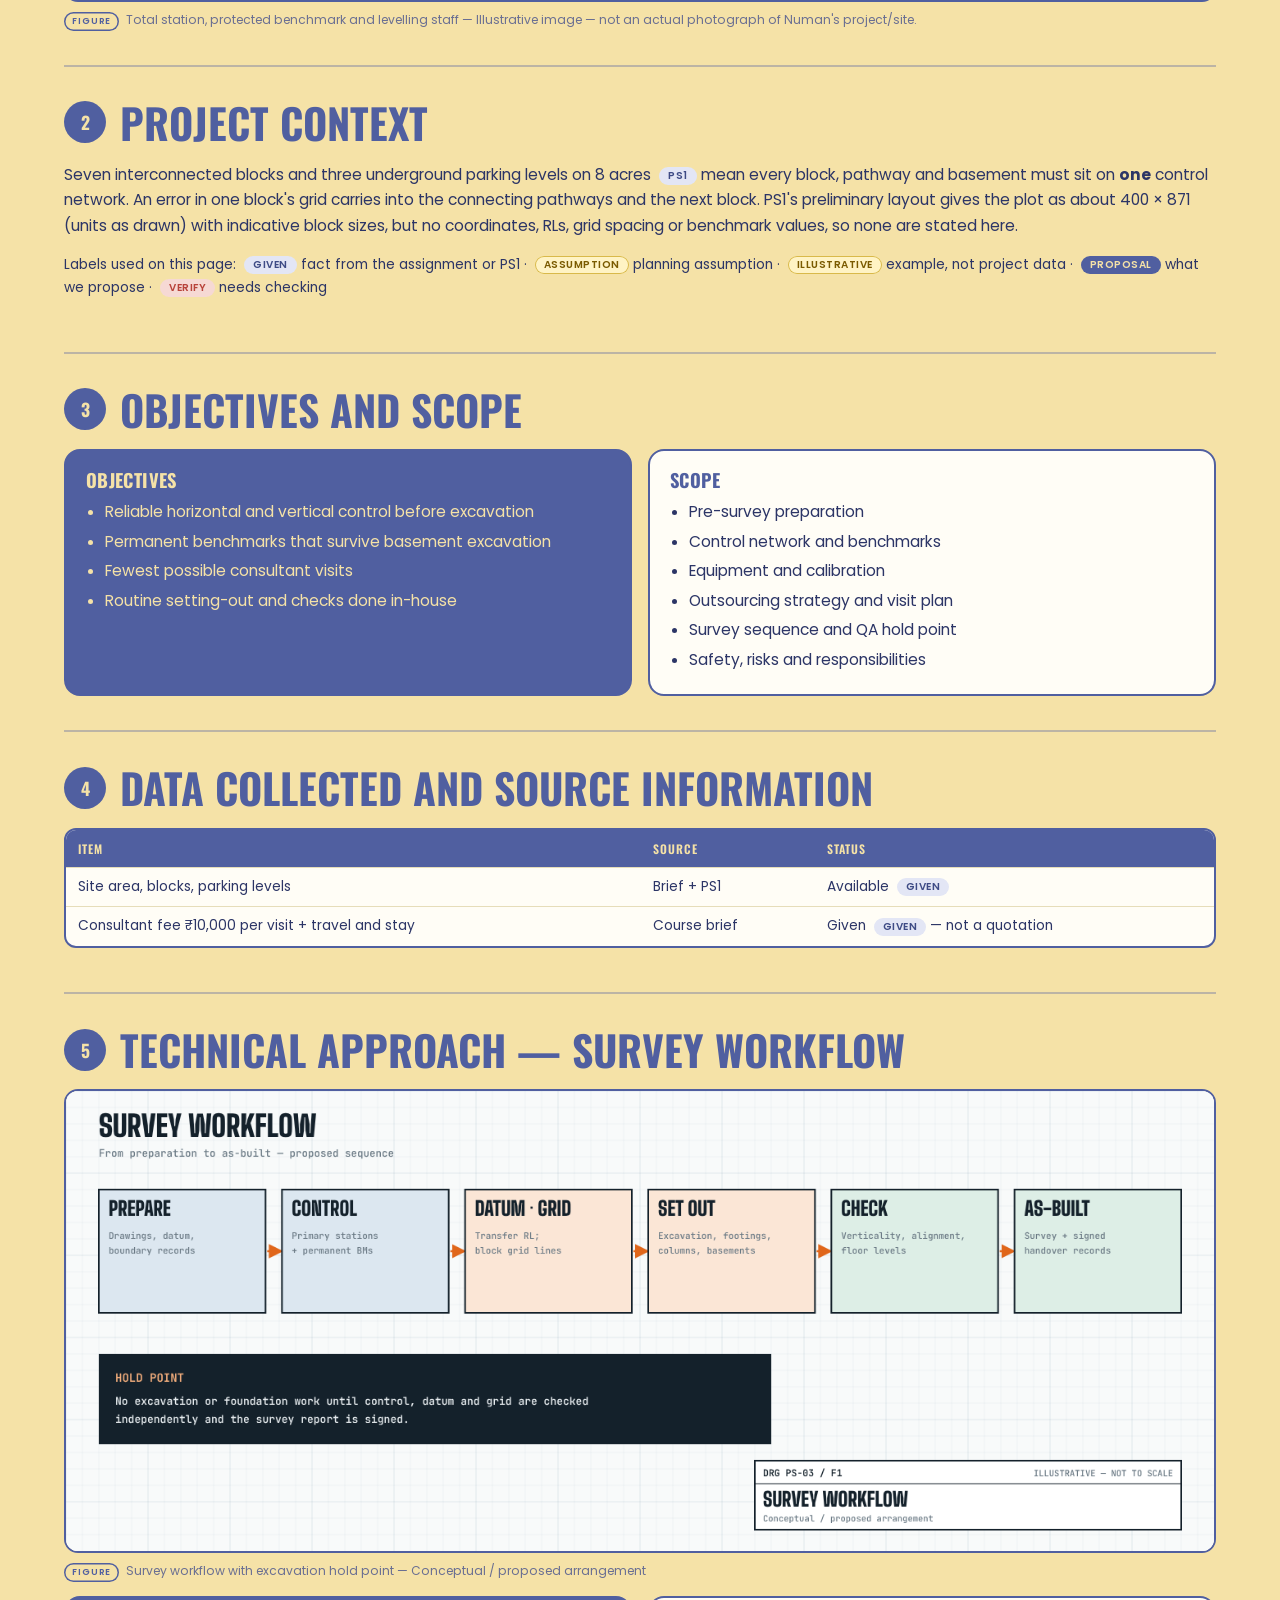
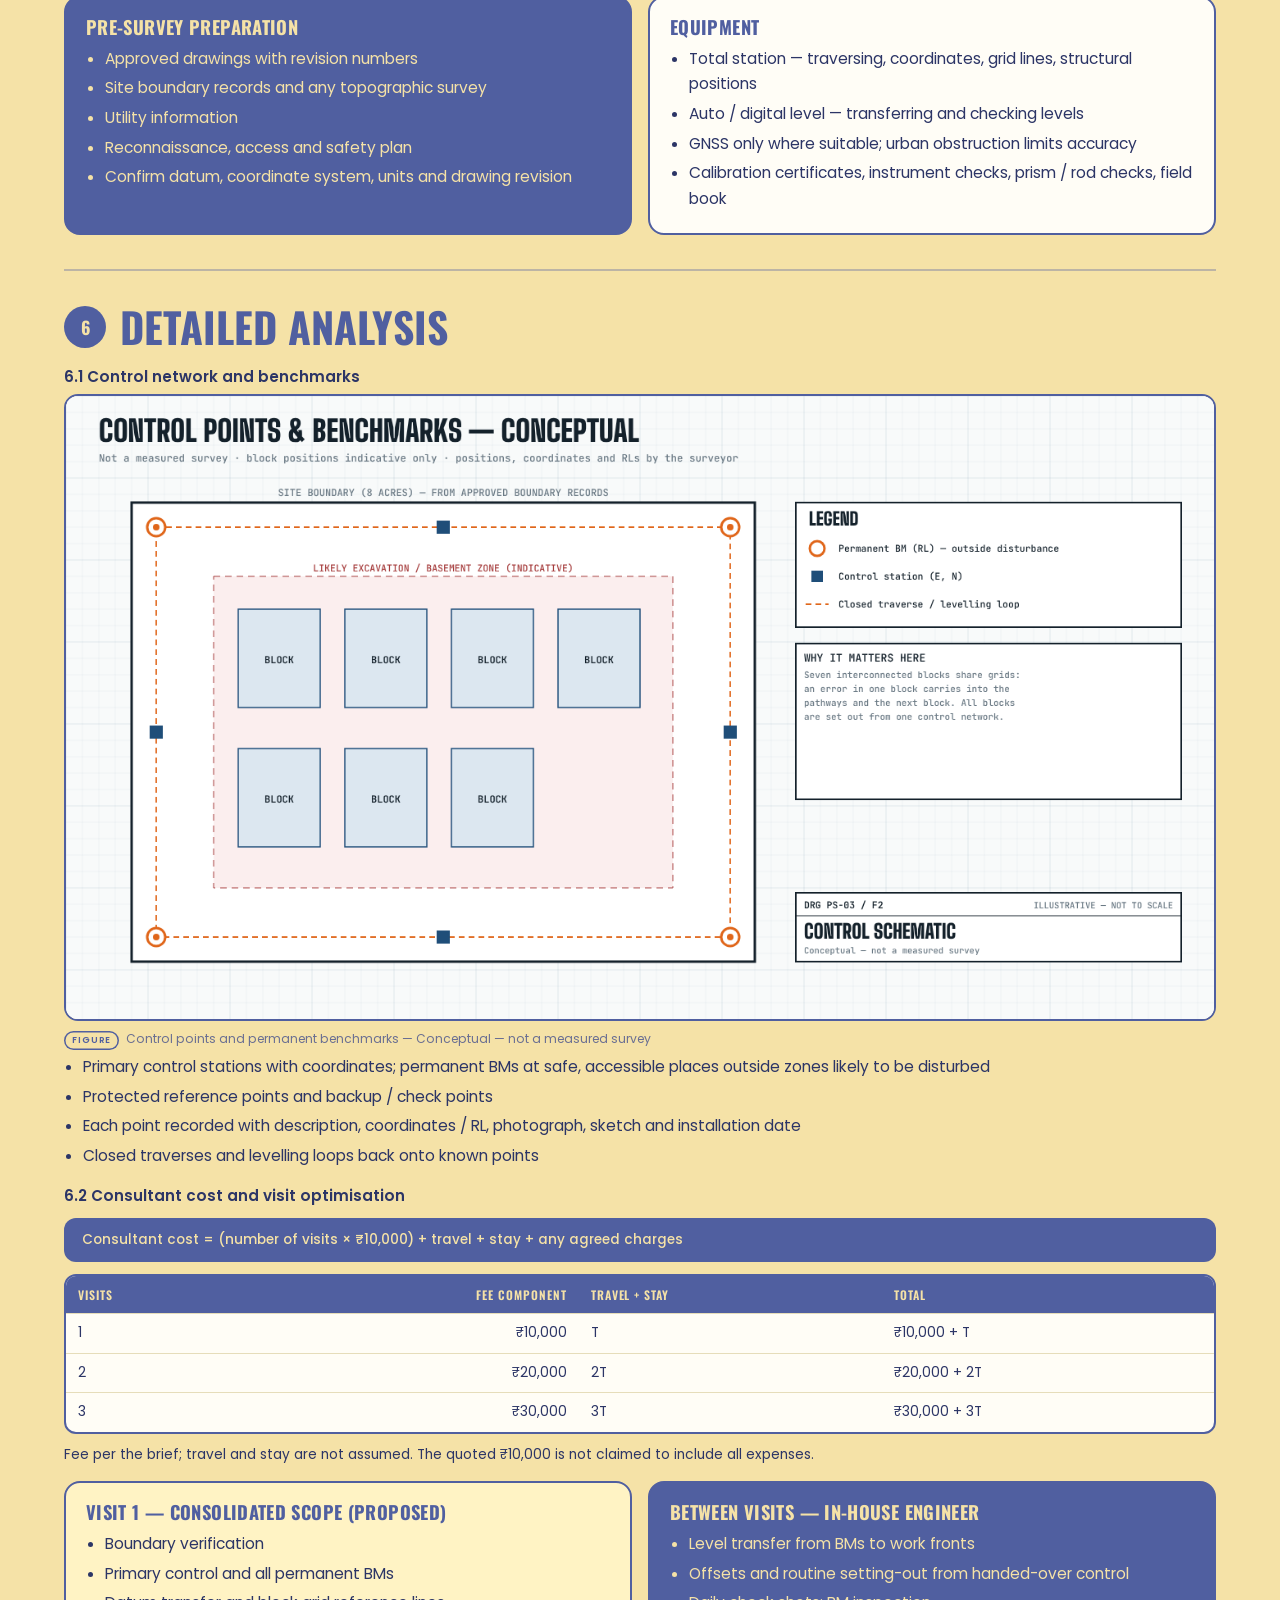
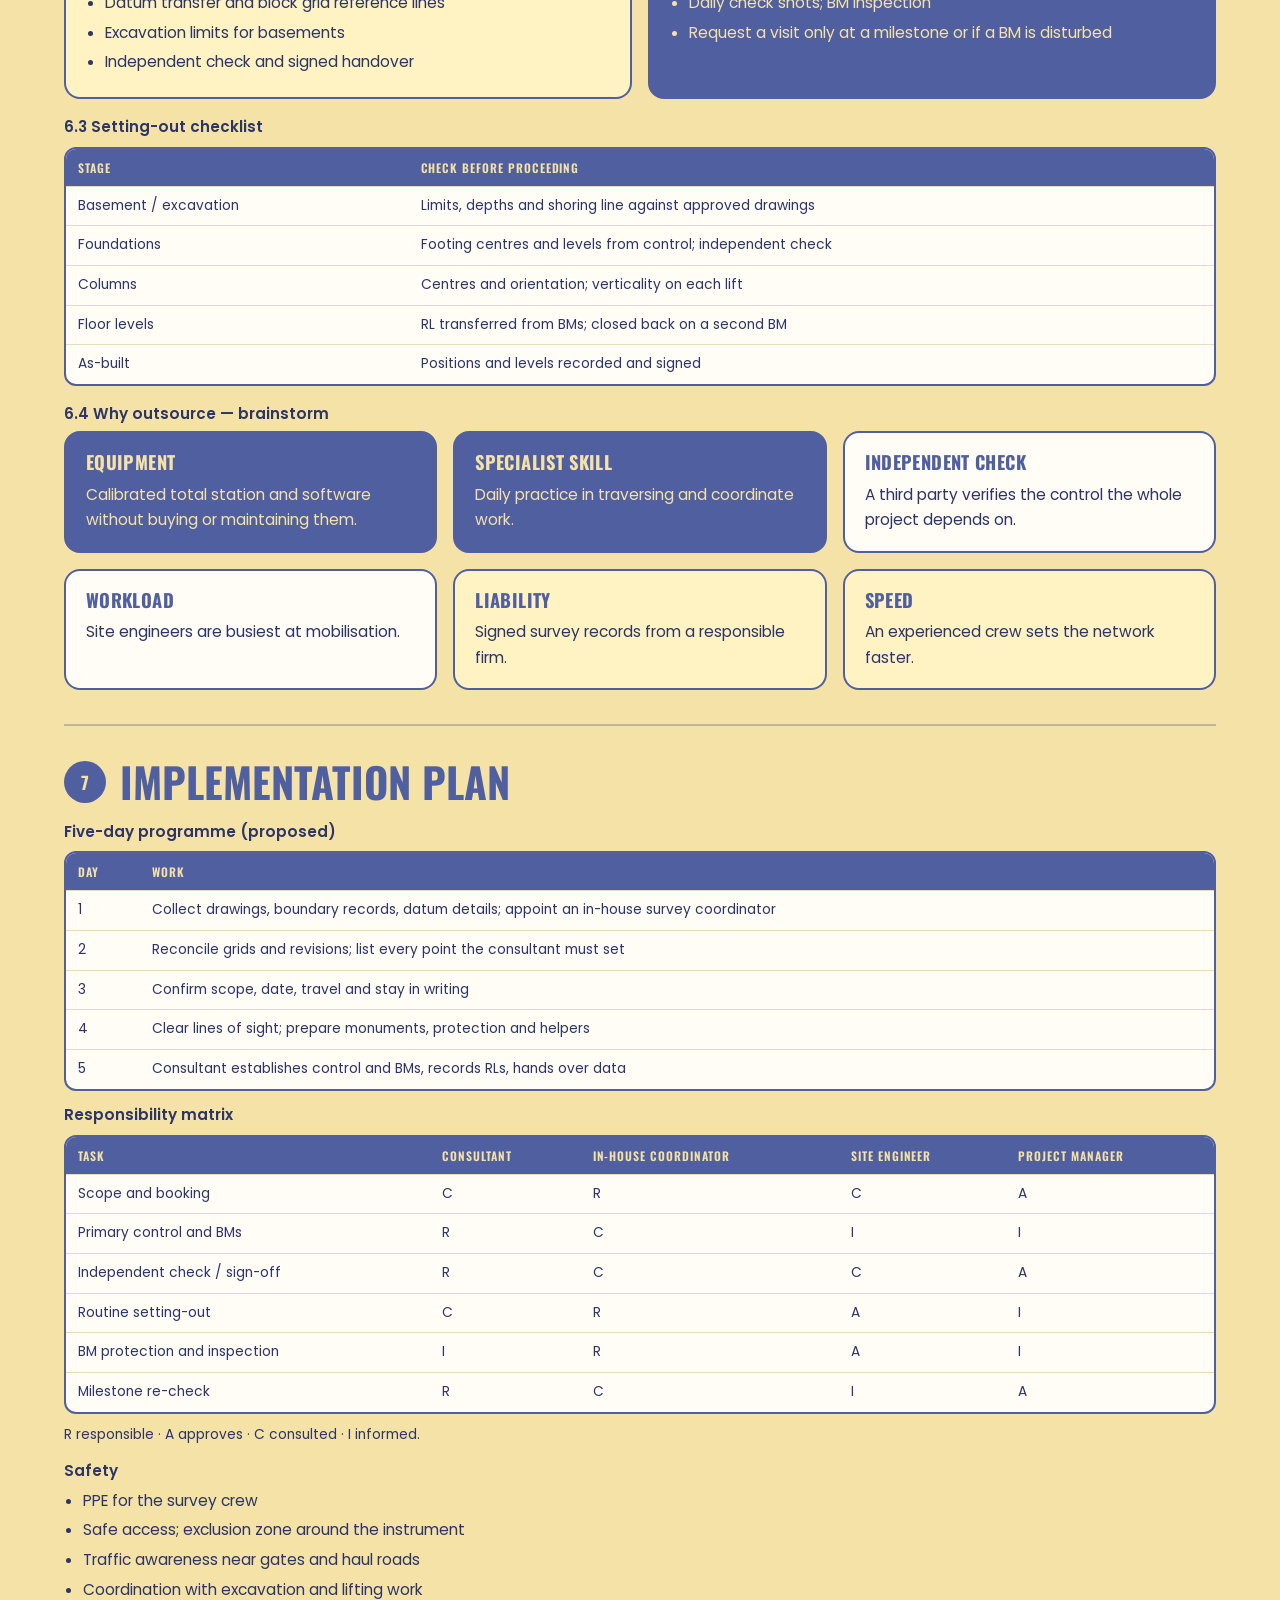
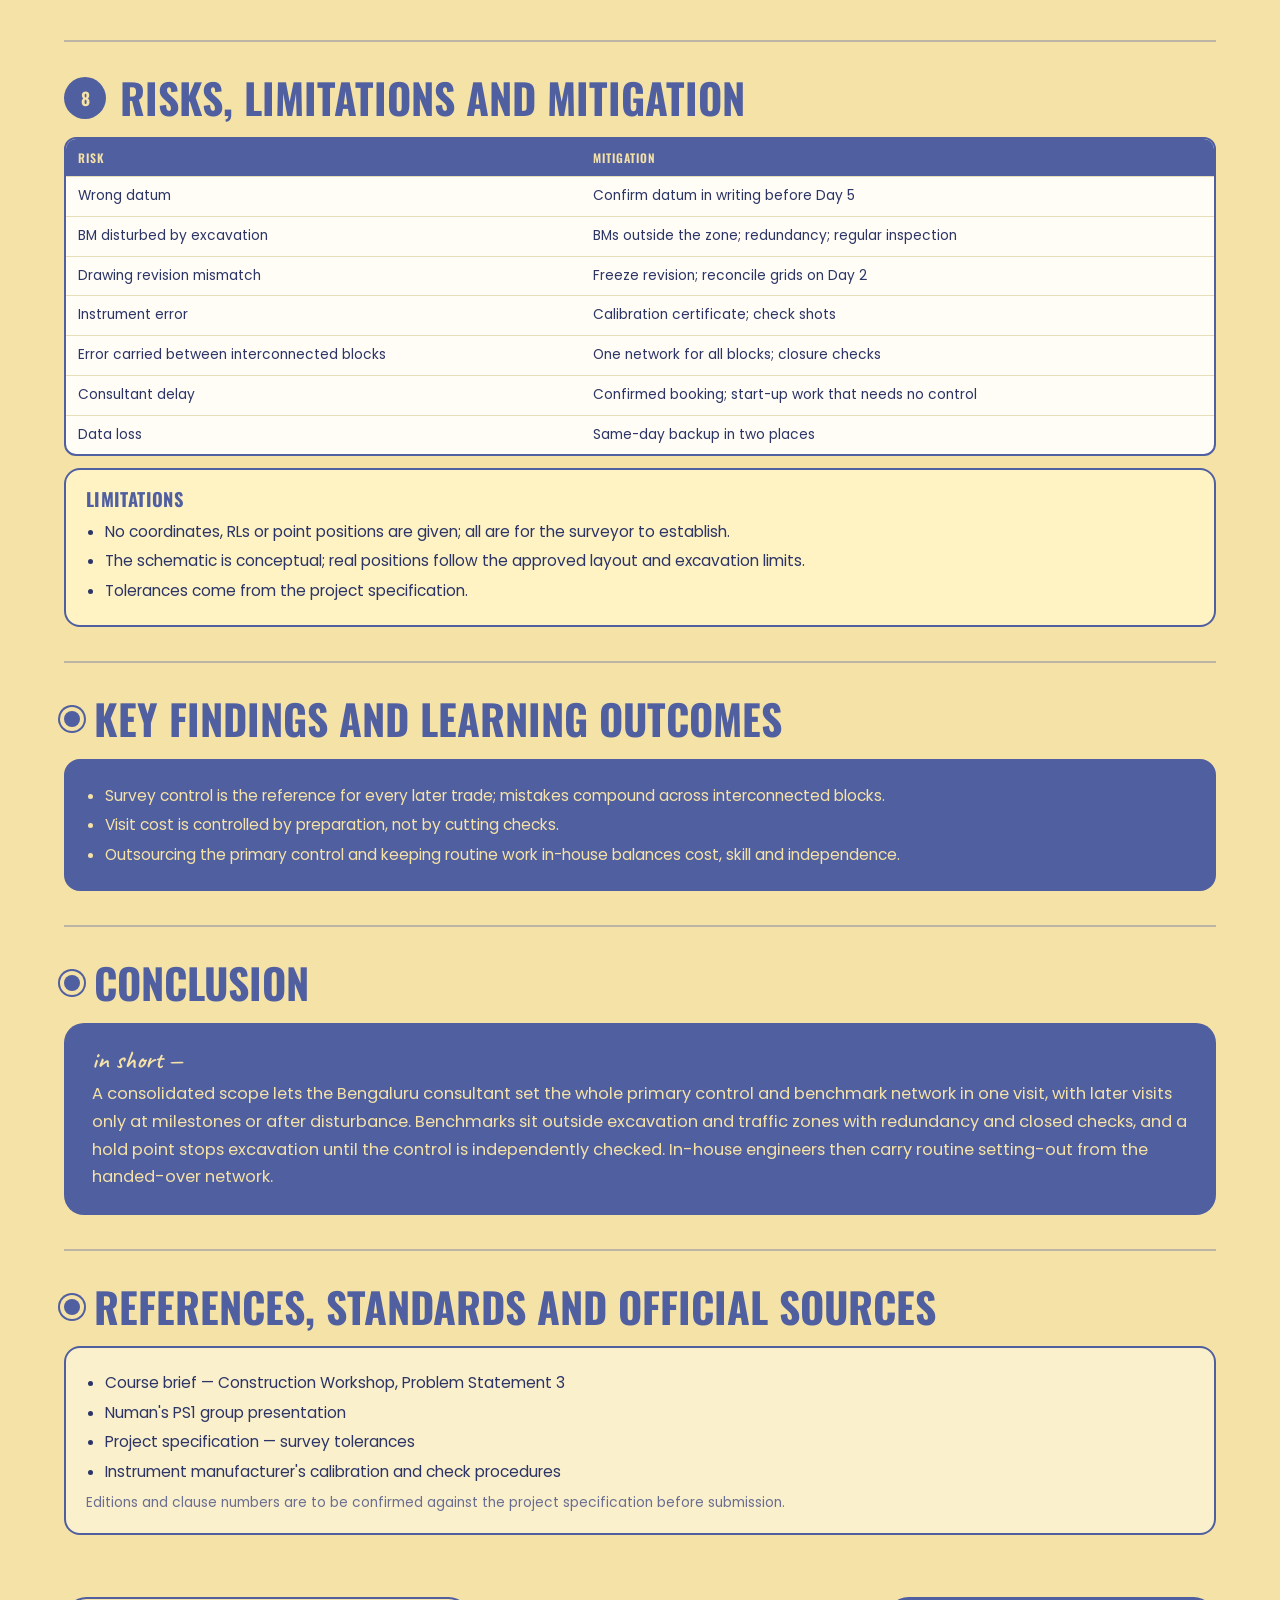
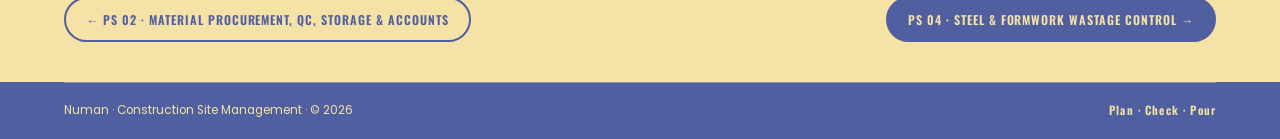
<file: work/ps3.html>
<!DOCTYPE html>
<html lang="en">
<head>
<meta charset="utf-8">
<meta name="viewport" content="width=device-width, initial-scale=1">
<title>PS 03 · Surveying Plan &amp; Benchmark Control — Numan</title>
<meta name="description" content="Develop a surveying plan for the site and a system to manage in-house engineers and outsourced work.">
<link rel="icon" href="data:image/svg+xml,%3Csvg xmlns='http://www.w3.org/2000/svg' viewBox='0 0 32 32'%3E%3Crect width='32' height='32' rx='8' fill='%23505FA0'/%3E%3Cpath d='M10 26V14a6 6 0 0 1 12 0v12z' fill='%23F5E2A7'/%3E%3C/svg%3E">
<link rel="preconnect" href="https://fonts.googleapis.com"><link rel="preconnect" href="https://fonts.gstatic.com" crossorigin>
<link rel="stylesheet" href="https://fonts.googleapis.com/css2?family=Oswald:wght@500;600;700&family=Poppins:wght@400;500;600;700&family=Caveat:wght@600&display=swap">
<link rel="stylesheet" href="../assets/css/style.css">
</head>
<body>
<body>
<header class="topbar scrolled"><div class="wrap"><a class="brand" href="../index.html"><span class="mark"></span><span data-fill="firstName">Numan</span></a><button class="menu-btn" aria-label="Menu" aria-expanded="false">Menu</button><nav class="nav"><a href="../index.html">Home</a><a href="../index.html#about">About</a><a href="../index.html#workshop" class="on">Workshop</a><a href="../index.html#gallery">Gallery</a><a href="../index.html#contact">Contact</a></nav></div></header>
<main>
<div class="ps-band">
<div class="wrap ps-head">
<div class="crumbs"><a href="../index.html">Home</a> / <a href="../index.html#workshop">Construction Site Management</a> / Problem Statement 03</div>
<div class="mono" style="margin-top:8px;color:var(--ink-2)">Portfolio of Numan · Roll No. 254 · USN 01FE23BCV088 · School of Civil Engineering, KLE Technological University</div>
<h1><small>Problem Statement 03</small>Surveying Plan &amp; Benchmark Control</h1>
<p class="theme"><b>Theme —</b> Develop a surveying plan for the site and a system to manage in-house engineers and outsourced work.</p>
<div class="titleblock"><div><label>Drg no.</label><span>PS-03</span></div><div><label>Project</label><span>Shopping mall</span></div><div><label>Lead time</label><span>5 days</span></div><div><label>Sheet</label><span>3 of 6</span></div><div><label>Status</label><span>Individual work</span></div></div>
<div class="toc"><a href="#statement">Statement</a><a href="#context">Context</a><a href="#objectives">Objectives</a><a href="#data">Data</a><a href="#approach">Approach</a><a href="#analysis">Analysis</a><a href="#plan">Plan</a><a href="#risks">Risks</a><a href="#learning">Learning</a><a href="#conclusion">Conclusion</a><a href="#refs">References</a></div>
</div>
</div>
<div class="wrap ps-body">
<section class="rv" id="statement"><div class="sec-head"><span class="no">1</span><h2>Problem statement</h2></div><div class="card ink"><h4 style="color:#F6B07E">Official theme</h4><p style="margin:0 0 10px">To develop a surveying plan for a particular site and a system to manage in-house engineers and outsourced work.</p>
<div style="opacity:.92"><p>The project execution will start in 5 days. The survey work is
outsourced to a Bengaluru-based surveying consultant. Their team
equipped with the total station will be traveling to Hubballi for the
permanent benchmark location and marking purpose. Using the site layout
plan, mark the important benchmark locations throughout the site and
mark the RLs when the surveying team arrives. Please keep in mind the
surveying team charges Rs.10,000 plus travel and stay expenses every
time they come down to the site. Plan your surveying work accordingly to
minimize the expenses.</p>
<p>Furthermore, if your site has qualified civil engineers, why did your
company outsource the surveying work. Brainstorm the possible
reasons.</p></div><p class="small" style="opacity:.7;margin:10px 0 0">Official wording from the course brief (Construction Workshop problem statements).</p></div><div style="margin-top:16px"><div class="slot"><figure class="ph contain" data-label="Total station, protected benchmark and levelling staff — Illustrative image — not an actual photograph of Numan's project/site." data-src="../images/ps3/illustration-survey.png"></figure><div class="cap"><span class="tag ok">FIGURE</span> Total station, protected benchmark and levelling staff — Illustrative image — not an actual photograph of Numan's project/site.</div></div></div></section><section class="rv" id="context"><div class="sec-head"><span class="no">2</span><h2>Project context</h2></div>
<p>Seven interconnected blocks and three underground parking levels on 8 acres <span class="pill g">PS1</span> mean every block, pathway and basement must sit on <b>one</b> control network. An error in one block's grid carries into the connecting pathways and the next block.
PS1's preliminary layout gives the plot as about 400 × 871 (units as drawn) with indicative block sizes, but no coordinates, RLs, grid spacing or benchmark values, so none are stated here.</p>
<p class="small" style="margin:6px 0 18px">Labels used on this page: <span class="pill g">given</span> fact from the assignment or PS1 · <span class="pill a">assumption</span> planning assumption · <span class="pill a">illustrative</span> example, not project data · <span class="pill b">proposal</span> what we propose · <span class="pill r">verify</span> needs checking</p></section><section class="rv" id="objectives"><div class="sec-head"><span class="no">3</span><h2>Objectives and scope</h2></div>
<div class="grid g2">
<div class="card blue"><h4>Objectives</h4><ul class="tight"><li>Reliable horizontal and vertical control before excavation</li><li>Permanent benchmarks that survive basement excavation</li><li>Fewest possible consultant visits</li><li>Routine setting-out and checks done in-house</li></ul></div>
<div class="card green"><h4>Scope</h4><ul class="tight"><li>Pre-survey preparation</li><li>Control network and benchmarks</li><li>Equipment and calibration</li><li>Outsourcing strategy and visit plan</li><li>Survey sequence and QA hold point</li><li>Safety, risks and responsibilities</li></ul></div>
</div></section><section class="rv" id="data"><div class="sec-head"><span class="no">4</span><h2>Data collected and source information</h2></div>
<div class="tbl-wrap"><table><thead><tr><th class="">Item</th><th class="">Source</th><th class="">Status</th></tr></thead><tbody><tr><td class="">Site area, blocks, parking levels</td><td class="">Brief + PS1</td><td class="">Available <span class="pill g">given</span></td></tr><tr><td class="">Consultant fee ₹10,000 per visit + travel and stay</td><td class="">Course brief</td><td class="">Given <span class="pill g">given</span> — not a quotation</td></tr></tbody></table></div></section><section class="rv" id="approach"><div class="sec-head"><span class="no">5</span><h2>Technical approach — survey workflow</h2></div>
<div class="slot"><figure class="ph contain" data-label="Survey workflow with excavation hold point — Conceptual / proposed arrangement" data-src="../images/ps3/survey-workflow.png"></figure><div class="cap"><span class="tag ok">FIGURE</span> Survey workflow with excavation hold point — Conceptual / proposed arrangement</div></div>
<div class="grid g2" style="margin-top:14px">
<div class="card blue"><h4>Pre-survey preparation</h4><ul class="tight"><li>Approved drawings with revision numbers</li><li>Site boundary records and any topographic survey</li><li>Utility information</li><li>Reconnaissance, access and safety plan</li><li>Confirm datum, coordinate system, units and drawing revision</li></ul></div>
<div class="card green"><h4>Equipment</h4><ul class="tight"><li>Total station — traversing, coordinates, grid lines, structural positions</li><li>Auto / digital level — transferring and checking levels</li><li>GNSS only where suitable; urban obstruction limits accuracy</li><li>Calibration certificates, instrument checks, prism / rod checks, field book</li></ul></div>
</div></section><section class="rv" id="analysis"><div class="sec-head"><span class="no">6</span><h2>Detailed analysis</h2></div>
<h4>6.1 Control network and benchmarks</h4>
<div class="slot"><figure class="ph contain" data-label="Control points and permanent benchmarks — Conceptual — not a measured survey" data-src="../images/ps3/control-schematic.png"></figure><div class="cap"><span class="tag ok">FIGURE</span> Control points and permanent benchmarks — Conceptual — not a measured survey</div></div>
<ul class="tight"><li>Primary control stations with coordinates; permanent BMs at safe, accessible places outside zones likely to be disturbed</li><li>Protected reference points and backup / check points</li><li>Each point recorded with description, coordinates / RL, photograph, sketch and installation date</li><li>Closed traverses and levelling loops back onto known points</li></ul>
<h4 style="margin-top:18px">6.2 Consultant cost and visit optimisation</h4>
<div class="eq">Consultant cost = (number of visits × ₹10,000) + travel + stay + any agreed charges</div>
<div class="tbl-wrap"><table><thead><tr><th class="">Visits</th><th class="num">Fee component</th><th class="">Travel + stay</th><th class="">Total</th></tr></thead><tbody><tr><td class="">1</td><td class="num">₹10,000</td><td class="">T</td><td class="">₹10,000 + T</td></tr><tr><td class="">2</td><td class="num">₹20,000</td><td class="">2T</td><td class="">₹20,000 + 2T</td></tr><tr><td class="">3</td><td class="num">₹30,000</td><td class="">3T</td><td class="">₹30,000 + 3T</td></tr></tbody></table></div>
<p class="small">Fee per the brief; travel and stay are not assumed. The quoted ₹10,000 is not claimed to include all expenses.</p>
<div class="grid g2" style="margin-top:10px">
<div class="card orange"><h4>Visit 1 — consolidated scope (proposed)</h4><ul class="tight"><li>Boundary verification</li><li>Primary control and all permanent BMs</li><li>Datum transfer and block grid reference lines</li><li>Excavation limits for basements</li><li>Independent check and signed handover</li></ul></div>
<div class="card blue"><h4>Between visits — in-house engineer</h4><ul class="tight"><li>Level transfer from BMs to work fronts</li><li>Offsets and routine setting-out from handed-over control</li><li>Daily check shots; BM inspection</li><li>Request a visit only at a milestone or if a BM is disturbed</li></ul></div>
</div>
<h4 style="margin-top:18px">6.3 Setting-out checklist</h4>
<div class="tbl-wrap"><table><thead><tr><th class="">Stage</th><th class="">Check before proceeding</th></tr></thead><tbody><tr><td class="">Basement / excavation</td><td class="">Limits, depths and shoring line against approved drawings</td></tr><tr><td class="">Foundations</td><td class="">Footing centres and levels from control; independent check</td></tr><tr><td class="">Columns</td><td class="">Centres and orientation; verticality on each lift</td></tr><tr><td class="">Floor levels</td><td class="">RL transferred from BMs; closed back on a second BM</td></tr><tr><td class="">As-built</td><td class="">Positions and levels recorded and signed</td></tr></tbody></table></div>
<h4 style="margin-top:18px">6.4 Why outsource — brainstorm</h4>
<div class="grid g3">
<div class="card blue"><h4>Equipment</h4><p>Calibrated total station and software without buying or maintaining them.</p></div>
<div class="card blue"><h4>Specialist skill</h4><p>Daily practice in traversing and coordinate work.</p></div>
<div class="card green"><h4>Independent check</h4><p>A third party verifies the control the whole project depends on.</p></div>
<div class="card green"><h4>Workload</h4><p>Site engineers are busiest at mobilisation.</p></div>
<div class="card orange"><h4>Liability</h4><p>Signed survey records from a responsible firm.</p></div>
<div class="card orange"><h4>Speed</h4><p>An experienced crew sets the network faster.</p></div>
</div></section><section class="rv" id="plan"><div class="sec-head"><span class="no">7</span><h2>Implementation plan</h2></div>
<h4>Five-day programme (proposed)</h4>
<div class="tbl-wrap"><table><thead><tr><th class="">Day</th><th class="">Work</th></tr></thead><tbody><tr><td class="">1</td><td class="">Collect drawings, boundary records, datum details; appoint an in-house survey coordinator</td></tr><tr><td class="">2</td><td class="">Reconcile grids and revisions; list every point the consultant must set</td></tr><tr><td class="">3</td><td class="">Confirm scope, date, travel and stay in writing</td></tr><tr><td class="">4</td><td class="">Clear lines of sight; prepare monuments, protection and helpers</td></tr><tr><td class="">5</td><td class="">Consultant establishes control and BMs, records RLs, hands over data</td></tr></tbody></table></div>
<h4 style="margin-top:14px">Responsibility matrix</h4>
<div class="tbl-wrap"><table><thead><tr><th class="">Task</th><th class="">Consultant</th><th class="">In-house coordinator</th><th class="">Site engineer</th><th class="">Project manager</th></tr></thead><tbody><tr><td class="">Scope and booking</td><td class="">C</td><td class="">R</td><td class="">C</td><td class="">A</td></tr><tr><td class="">Primary control and BMs</td><td class="">R</td><td class="">C</td><td class="">I</td><td class="">I</td></tr><tr><td class="">Independent check / sign-off</td><td class="">R</td><td class="">C</td><td class="">C</td><td class="">A</td></tr><tr><td class="">Routine setting-out</td><td class="">C</td><td class="">R</td><td class="">A</td><td class="">I</td></tr><tr><td class="">BM protection and inspection</td><td class="">I</td><td class="">R</td><td class="">A</td><td class="">I</td></tr><tr><td class="">Milestone re-check</td><td class="">R</td><td class="">C</td><td class="">I</td><td class="">A</td></tr></tbody></table></div>
<p class="small">R responsible · A approves · C consulted · I informed.</p>
<h4 style="margin-top:14px">Safety</h4>
<ul class="tight"><li>PPE for the survey crew</li><li>Safe access; exclusion zone around the instrument</li><li>Traffic awareness near gates and haul roads</li><li>Coordination with excavation and lifting work</li></ul></section><section class="rv" id="risks"><div class="sec-head"><span class="no">8</span><h2>Risks, limitations and mitigation</h2></div>
<div class="tbl-wrap"><table><thead><tr><th class="">Risk</th><th class="">Mitigation</th></tr></thead><tbody><tr><td class="">Wrong datum</td><td class="">Confirm datum in writing before Day 5</td></tr><tr><td class="">BM disturbed by excavation</td><td class="">BMs outside the zone; redundancy; regular inspection</td></tr><tr><td class="">Drawing revision mismatch</td><td class="">Freeze revision; reconcile grids on Day 2</td></tr><tr><td class="">Instrument error</td><td class="">Calibration certificate; check shots</td></tr><tr><td class="">Error carried between interconnected blocks</td><td class="">One network for all blocks; closure checks</td></tr><tr><td class="">Consultant delay</td><td class="">Confirmed booking; start-up work that needs no control</td></tr><tr><td class="">Data loss</td><td class="">Same-day backup in two places</td></tr></tbody></table></div>
<div class="card orange" style="margin-top:12px"><h4>Limitations</h4><ul class="tight"><li>No coordinates, RLs or point positions are given; all are for the surveyor to establish.</li><li>The schematic is conceptual; real positions follow the approved layout and excavation limits.</li><li>Tolerances come from the project specification.</li></ul></div></section><section class="rv" id="learning"><div class="sec-head"><span class="no"></span><h2>Key findings and learning outcomes</h2></div><div class="card blue"><ul class="tight"><li>Survey control is the reference for every later trade; mistakes compound across interconnected blocks.</li><li>Visit cost is controlled by preparation, not by cutting checks.</li><li>Outsourcing the primary control and keeping routine work in-house balances cost, skill and independence.</li></ul></div></section><section class="rv" id="conclusion"><div class="sec-head"><span class="no"></span><h2>Conclusion</h2></div><div class="callout">A consolidated scope lets the Bengaluru consultant set the whole primary control and benchmark network in one visit, with later visits only at milestones or after disturbance.
Benchmarks sit outside excavation and traffic zones with redundancy and closed checks, and a hold point stops excavation until the control is independently checked. In-house engineers then carry routine setting-out from the handed-over network.</div></section><section class="rv" id="refs"><div class="sec-head"><span class="no"></span><h2>References, standards and official sources</h2></div><div class="card"><ul class="tight"><li>Course brief — Construction Workshop, Problem Statement 3</li><li>Numan's PS1 group presentation</li><li>Project specification — survey tolerances</li><li>Instrument manufacturer's calibration and check procedures</li></ul><p class="small muted" style="margin:8px 0 0">Editions and clause numbers are to be confirmed against the project specification before submission.</p></div></section>
<div class="pager"><a href="ps2.html">← PS 02 · Material Procurement, QC, Storage &amp; Accounts</a><a href="ps4.html">PS 04 · Steel &amp; Formwork Wastage Control →</a></div>
</div>

</main>
<footer><div class="wrap"><span><span data-fill="fullName">Numan</span> · Construction Site Management · © <span data-year></span></span><span class="y">Plan · Check · Pour</span></div></footer>
<script src="../assets/js/config.js"></script>
<script src="../assets/js/site.js"></script>
</body>
</html>
</file>
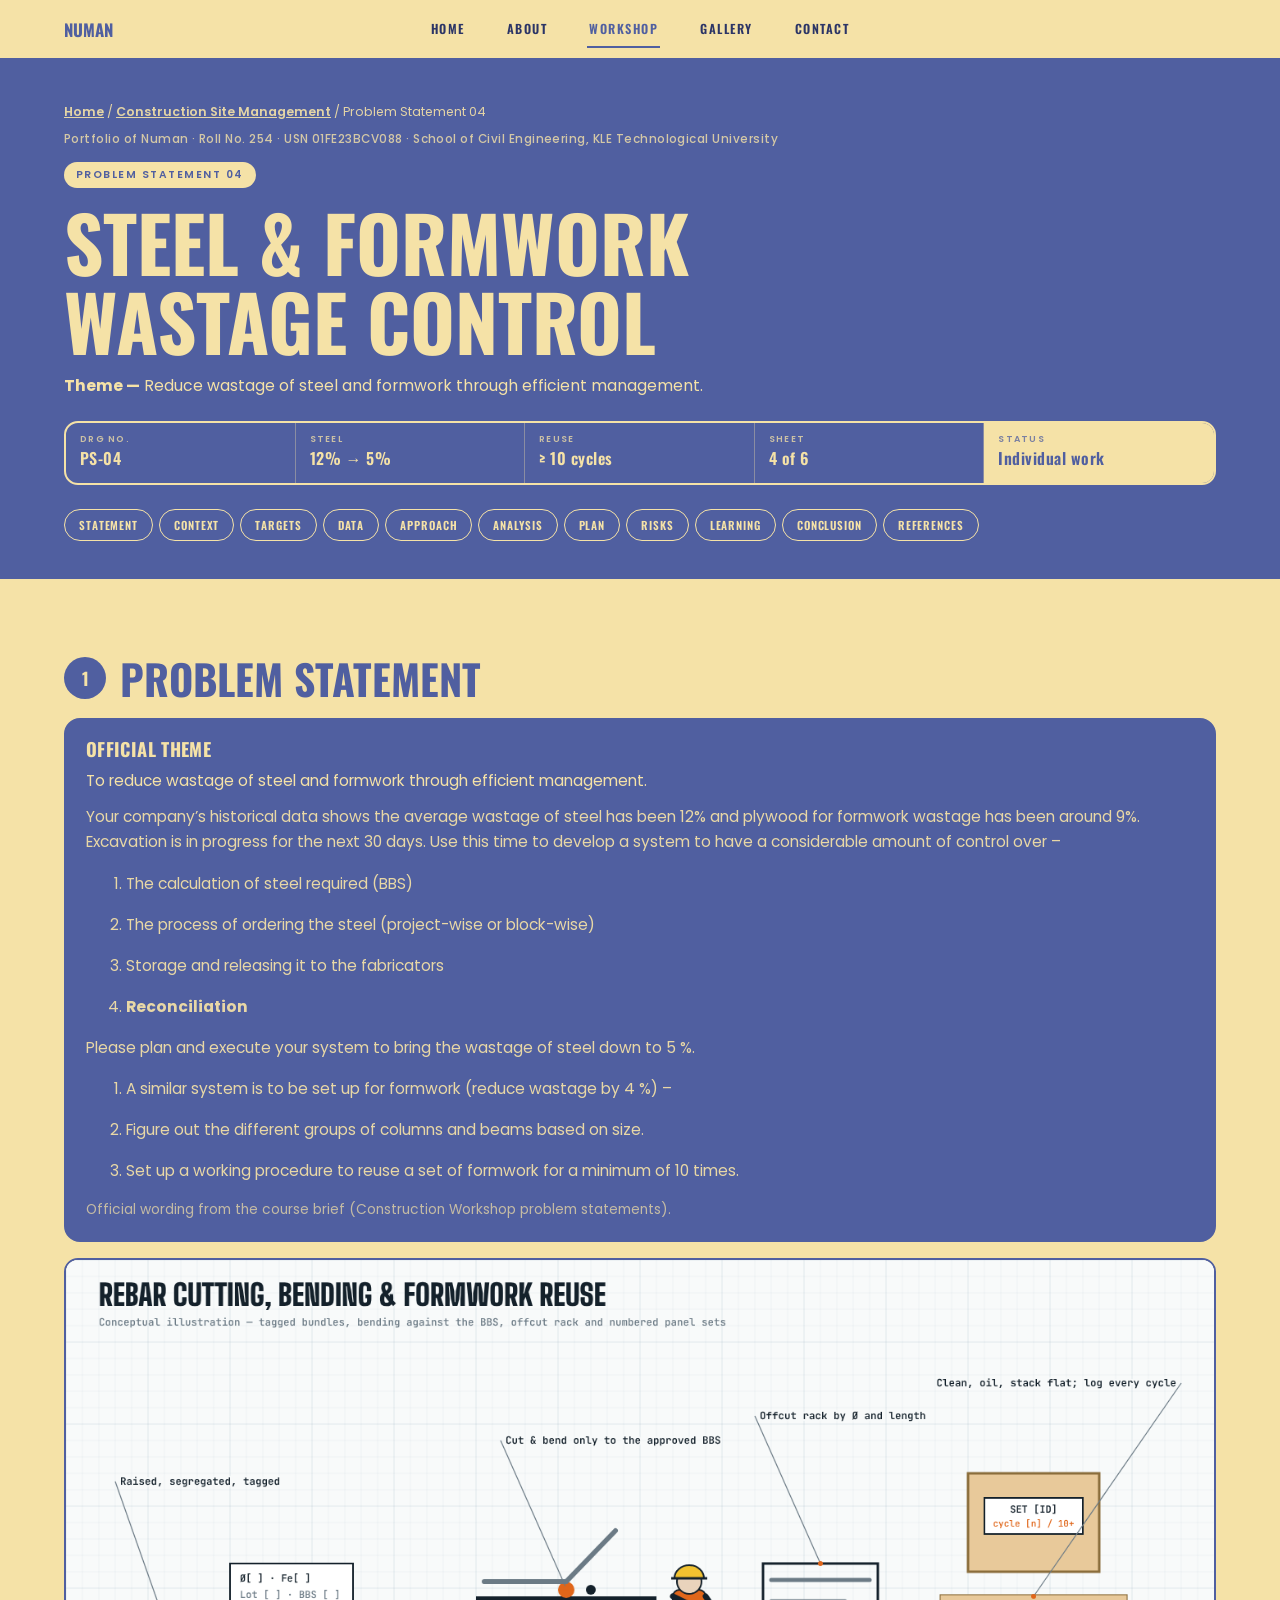
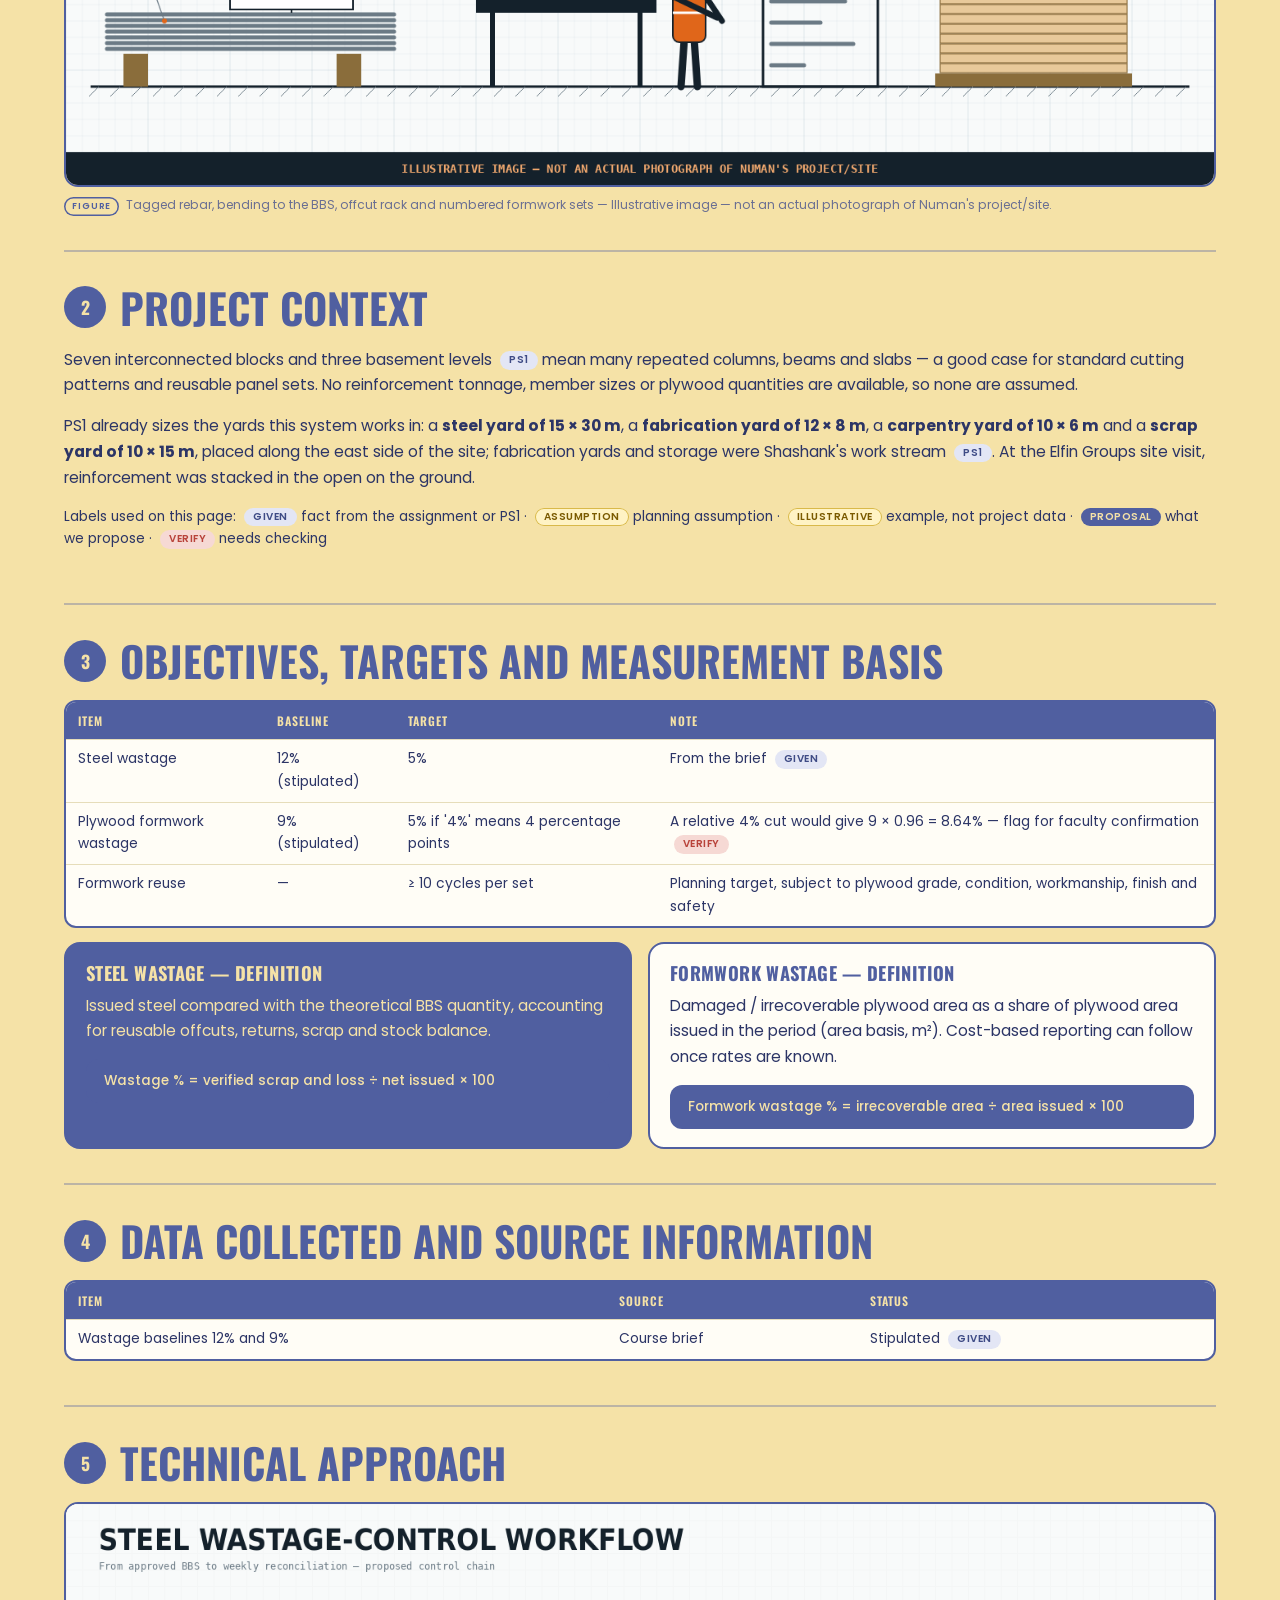
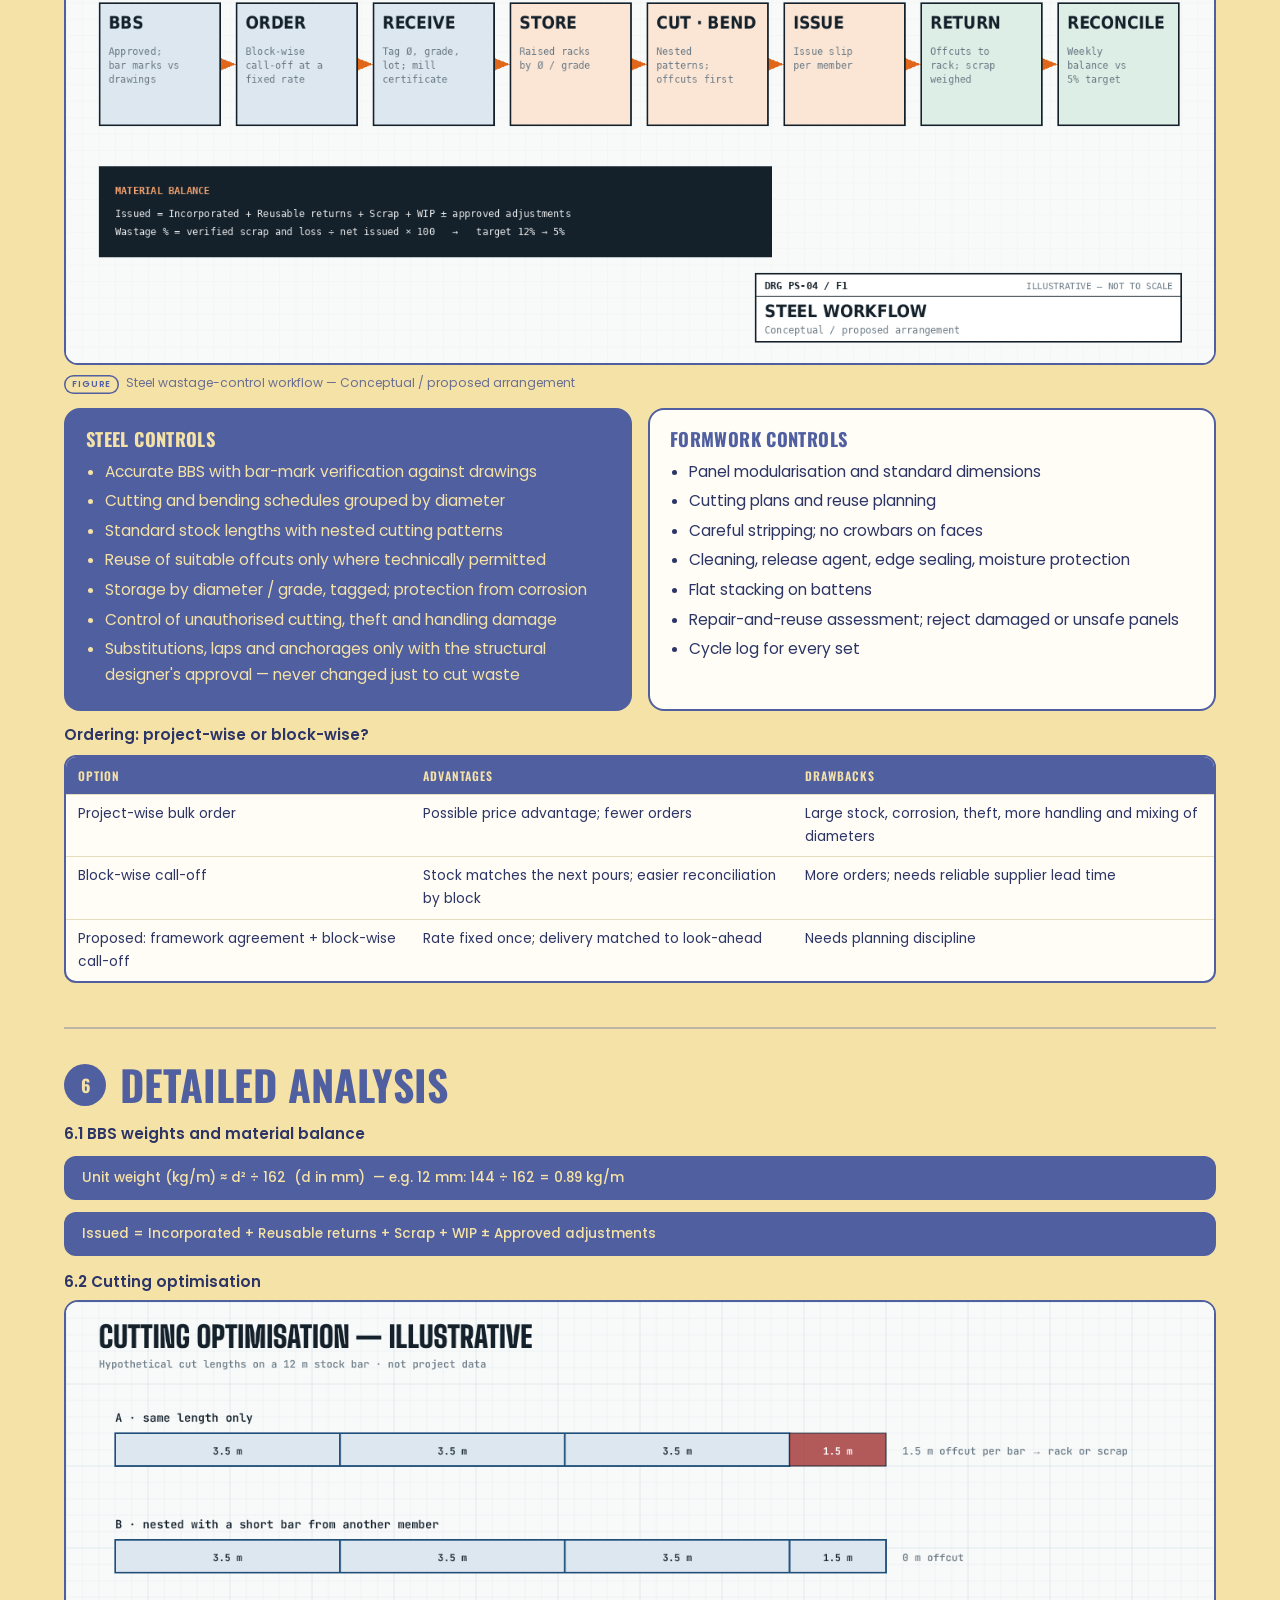
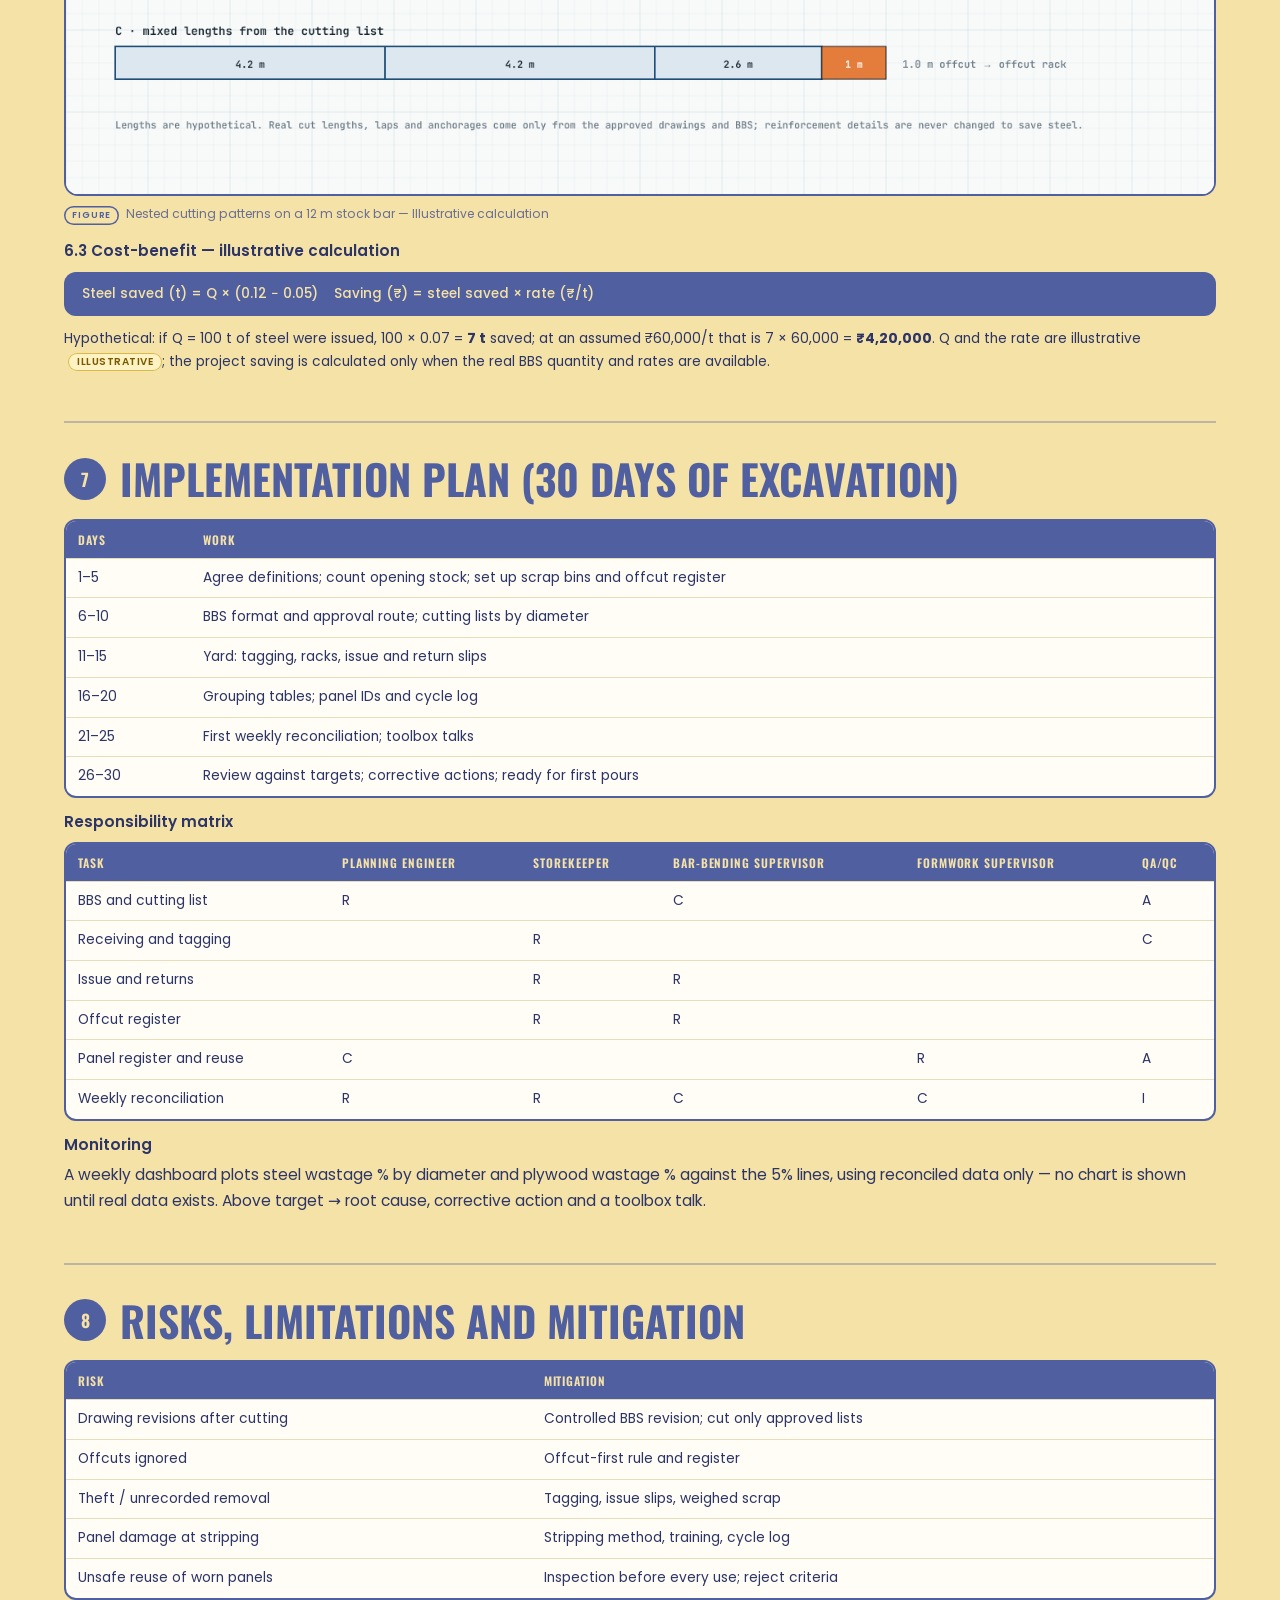
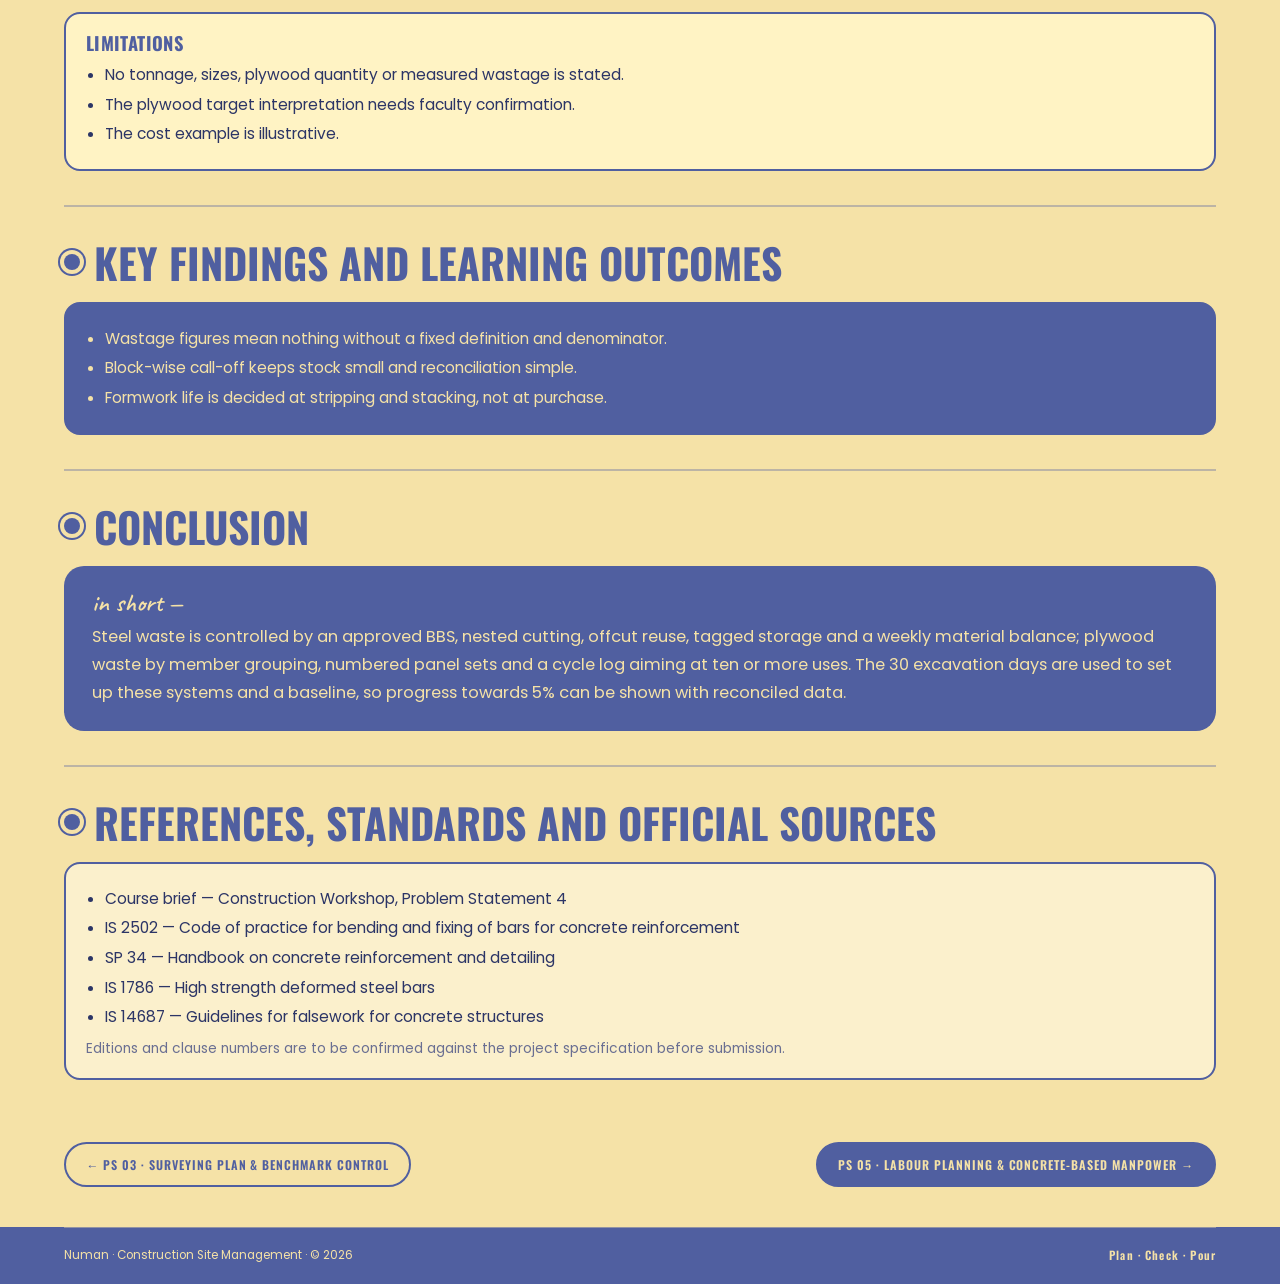
<file: work/ps4.html>
<!DOCTYPE html>
<html lang="en">
<head>
<meta charset="utf-8">
<meta name="viewport" content="width=device-width, initial-scale=1">
<title>PS 04 · Steel &amp; Formwork Wastage Control — Numan</title>
<meta name="description" content="Reduce wastage of steel and formwork through efficient management.">
<link rel="icon" href="data:image/svg+xml,%3Csvg xmlns='http://www.w3.org/2000/svg' viewBox='0 0 32 32'%3E%3Crect width='32' height='32' rx='8' fill='%23505FA0'/%3E%3Cpath d='M10 26V14a6 6 0 0 1 12 0v12z' fill='%23F5E2A7'/%3E%3C/svg%3E">
<link rel="preconnect" href="https://fonts.googleapis.com"><link rel="preconnect" href="https://fonts.gstatic.com" crossorigin>
<link rel="stylesheet" href="https://fonts.googleapis.com/css2?family=Oswald:wght@500;600;700&family=Poppins:wght@400;500;600;700&family=Caveat:wght@600&display=swap">
<link rel="stylesheet" href="../assets/css/style.css">
</head>
<body>
<body>
<header class="topbar scrolled"><div class="wrap"><a class="brand" href="../index.html"><span class="mark"></span><span data-fill="firstName">Numan</span></a><button class="menu-btn" aria-label="Menu" aria-expanded="false">Menu</button><nav class="nav"><a href="../index.html">Home</a><a href="../index.html#about">About</a><a href="../index.html#workshop" class="on">Workshop</a><a href="../index.html#gallery">Gallery</a><a href="../index.html#contact">Contact</a></nav></div></header>
<main>
<div class="ps-band">
<div class="wrap ps-head">
<div class="crumbs"><a href="../index.html">Home</a> / <a href="../index.html#workshop">Construction Site Management</a> / Problem Statement 04</div>
<div class="mono" style="margin-top:8px;color:var(--ink-2)">Portfolio of Numan · Roll No. 254 · USN 01FE23BCV088 · School of Civil Engineering, KLE Technological University</div>
<h1><small>Problem Statement 04</small>Steel &amp; Formwork Wastage Control</h1>
<p class="theme"><b>Theme —</b> Reduce wastage of steel and formwork through efficient management.</p>
<div class="titleblock"><div><label>Drg no.</label><span>PS-04</span></div><div><label>Steel</label><span>12% → 5%</span></div><div><label>Reuse</label><span>≥ 10 cycles</span></div><div><label>Sheet</label><span>4 of 6</span></div><div><label>Status</label><span>Individual work</span></div></div>
<div class="toc"><a href="#statement">Statement</a><a href="#context">Context</a><a href="#objectives">Targets</a><a href="#data">Data</a><a href="#approach">Approach</a><a href="#analysis">Analysis</a><a href="#plan">Plan</a><a href="#risks">Risks</a><a href="#learning">Learning</a><a href="#conclusion">Conclusion</a><a href="#refs">References</a></div>
</div>
</div>
<div class="wrap ps-body">
<section class="rv" id="statement"><div class="sec-head"><span class="no">1</span><h2>Problem statement</h2></div><div class="card ink"><h4 style="color:#F6B07E">Official theme</h4><p style="margin:0 0 10px">To reduce wastage of steel and formwork through efficient management.</p>
<div style="opacity:.92"><p>Your company’s historical data shows the average wastage of steel has
been 12% and plywood for formwork wastage has been around 9%. Excavation
is in progress for the next 30 days. Use this time to develop a system
to have a considerable amount of control over –</p>
<ol type="1">
<li><p>The calculation of steel required (BBS)</p></li>
<li><p>The process of ordering the steel (project-wise or
block-wise)</p></li>
<li><p>Storage and releasing it to the fabricators</p></li>
<li><p><strong>Reconciliation</strong></p></li>
</ol>
<p>Please plan and execute your system to bring the wastage of steel
down to 5 %.</p>
<ol type="1">
<li><p>A similar system is to be set up for formwork (reduce wastage by
4 %) –</p></li>
<li><p>Figure out the different groups of columns and beams based on
size.</p></li>
<li><p>Set up a working procedure to reuse a set of formwork for a
minimum of 10 times.</p></li>
</ol></div><p class="small" style="opacity:.7;margin:10px 0 0">Official wording from the course brief (Construction Workshop problem statements).</p></div><div style="margin-top:16px"><div class="slot"><figure class="ph contain" data-label="Tagged rebar, bending to the BBS, offcut rack and numbered formwork sets — Illustrative image — not an actual photograph of Numan's project/site." data-src="../images/ps4/illustration-rebar-formwork.png"></figure><div class="cap"><span class="tag ok">FIGURE</span> Tagged rebar, bending to the BBS, offcut rack and numbered formwork sets — Illustrative image — not an actual photograph of Numan's project/site.</div></div></div></section><section class="rv" id="context"><div class="sec-head"><span class="no">2</span><h2>Project context</h2></div>
<p>Seven interconnected blocks and three basement levels <span class="pill g">PS1</span> mean many repeated columns, beams and slabs — a good case for standard cutting patterns and reusable panel sets.
No reinforcement tonnage, member sizes or plywood quantities are available, so none are assumed.</p>
<p>PS1 already sizes the yards this system works in: a <b>steel yard of 15 × 30 m</b>, a <b>fabrication yard of 12 × 8 m</b>, a <b>carpentry yard of 10 × 6 m</b> and a <b>scrap yard of 10 × 15 m</b>, placed along the east side of the site; fabrication yards and storage were Shashank's work stream <span class="pill g">PS1</span>. At the Elfin Groups site visit, reinforcement was stacked in the open on the ground.</p>
<p class="small" style="margin:6px 0 18px">Labels used on this page: <span class="pill g">given</span> fact from the assignment or PS1 · <span class="pill a">assumption</span> planning assumption · <span class="pill a">illustrative</span> example, not project data · <span class="pill b">proposal</span> what we propose · <span class="pill r">verify</span> needs checking</p></section><section class="rv" id="objectives"><div class="sec-head"><span class="no">3</span><h2>Objectives, targets and measurement basis</h2></div>
<div class="tbl-wrap"><table><thead><tr><th class="">Item</th><th class="">Baseline</th><th class="">Target</th><th class="">Note</th></tr></thead><tbody><tr><td class="">Steel wastage</td><td class="">12% (stipulated)</td><td class="">5%</td><td class="">From the brief <span class="pill g">given</span></td></tr><tr><td class="">Plywood formwork wastage</td><td class="">9% (stipulated)</td><td class="">5% if '4%' means 4 percentage points</td><td class="">A relative 4% cut would give 9 × 0.96 = 8.64% — flag for faculty confirmation <span class="pill r">verify</span></td></tr><tr><td class="">Formwork reuse</td><td class="">—</td><td class="">≥ 10 cycles per set</td><td class="">Planning target, subject to plywood grade, condition, workmanship, finish and safety</td></tr></tbody></table></div>
<div class="grid g2" style="margin-top:14px">
<div class="card blue"><h4>Steel wastage — definition</h4><p>Issued steel compared with the theoretical BBS quantity, accounting for reusable offcuts, returns, scrap and stock balance.</p><div class="eq">Wastage % = verified scrap and loss ÷ net issued × 100</div></div>
<div class="card green"><h4>Formwork wastage — definition</h4><p>Damaged / irrecoverable plywood area as a share of plywood area issued in the period (area basis, m²). Cost-based reporting can follow once rates are known.</p><div class="eq">Formwork wastage % = irrecoverable area ÷ area issued × 100</div></div>
</div></section><section class="rv" id="data"><div class="sec-head"><span class="no">4</span><h2>Data collected and source information</h2></div>
<div class="tbl-wrap"><table><thead><tr><th class="">Item</th><th class="">Source</th><th class="">Status</th></tr></thead><tbody><tr><td class="">Wastage baselines 12% and 9%</td><td class="">Course brief</td><td class="">Stipulated <span class="pill g">given</span></td></tr></tbody></table></div></section><section class="rv" id="approach"><div class="sec-head"><span class="no">5</span><h2>Technical approach</h2></div>
<div class="slot"><figure class="ph contain" data-label="Steel wastage-control workflow — Conceptual / proposed arrangement" data-src="../images/ps4/steel-workflow.png"></figure><div class="cap"><span class="tag ok">FIGURE</span> Steel wastage-control workflow — Conceptual / proposed arrangement</div></div>
<div class="grid g2" style="margin-top:14px">
<div class="card blue"><h4>Steel controls</h4><ul class="tight"><li>Accurate BBS with bar-mark verification against drawings</li><li>Cutting and bending schedules grouped by diameter</li><li>Standard stock lengths with nested cutting patterns</li><li>Reuse of suitable offcuts only where technically permitted</li><li>Storage by diameter / grade, tagged; protection from corrosion</li><li>Control of unauthorised cutting, theft and handling damage</li><li>Substitutions, laps and anchorages only with the structural designer's approval — never changed just to cut waste</li></ul></div>
<div class="card green"><h4>Formwork controls</h4><ul class="tight"><li>Panel modularisation and standard dimensions</li><li>Cutting plans and reuse planning</li><li>Careful stripping; no crowbars on faces</li><li>Cleaning, release agent, edge sealing, moisture protection</li><li>Flat stacking on battens</li><li>Repair-and-reuse assessment; reject damaged or unsafe panels</li><li>Cycle log for every set</li></ul></div>
</div>
<h4 style="margin-top:14px">Ordering: project-wise or block-wise?</h4>
<div class="tbl-wrap"><table><thead><tr><th class="">Option</th><th class="">Advantages</th><th class="">Drawbacks</th></tr></thead><tbody><tr><td class="">Project-wise bulk order</td><td class="">Possible price advantage; fewer orders</td><td class="">Large stock, corrosion, theft, more handling and mixing of diameters</td></tr><tr><td class="">Block-wise call-off</td><td class="">Stock matches the next pours; easier reconciliation by block</td><td class="">More orders; needs reliable supplier lead time</td></tr><tr><td class="">Proposed: framework agreement + block-wise call-off</td><td class="">Rate fixed once; delivery matched to look-ahead</td><td class="">Needs planning discipline</td></tr></tbody></table></div></section><section class="rv" id="analysis"><div class="sec-head"><span class="no">6</span><h2>Detailed analysis</h2></div>
<h4>6.1 BBS weights and material balance</h4><div class="eq">Unit weight (kg/m) ≈ d² ÷ 162  (d in mm)  — e.g. 12 mm: 144 ÷ 162 = 0.89 kg/m</div>
<div class="eq">Issued = Incorporated + Reusable returns + Scrap + WIP ± Approved adjustments</div>
<h4 style="margin-top:16px">6.2 Cutting optimisation</h4>
<div class="slot"><figure class="ph contain" data-label="Nested cutting patterns on a 12 m stock bar — Illustrative calculation" data-src="../images/ps4/cutting-optimisation.png"></figure><div class="cap"><span class="tag ok">FIGURE</span> Nested cutting patterns on a 12 m stock bar — Illustrative calculation</div></div>
<h4 style="margin-top:16px">6.3 Cost-benefit — illustrative calculation</h4>
<div class="eq">Steel saved (t) = Q × (0.12 − 0.05)    Saving (₹) = steel saved × rate (₹/t)</div>
<p class="small">Hypothetical: if Q = 100 t of steel were issued, 100 × 0.07 = <b>7 t</b> saved; at an assumed ₹60,000/t that is 7 × 60,000 = <b>₹4,20,000</b>. Q and the rate are illustrative <span class="pill a">illustrative</span>; the project saving is calculated only when the real BBS quantity and rates are available.</p></section><section class="rv" id="plan"><div class="sec-head"><span class="no">7</span><h2>Implementation plan (30 days of excavation)</h2></div>
<div class="tbl-wrap"><table><thead><tr><th class="">Days</th><th class="">Work</th></tr></thead><tbody><tr><td class="">1–5</td><td class="">Agree definitions; count opening stock; set up scrap bins and offcut register</td></tr><tr><td class="">6–10</td><td class="">BBS format and approval route; cutting lists by diameter</td></tr><tr><td class="">11–15</td><td class="">Yard: tagging, racks, issue and return slips</td></tr><tr><td class="">16–20</td><td class="">Grouping tables; panel IDs and cycle log</td></tr><tr><td class="">21–25</td><td class="">First weekly reconciliation; toolbox talks</td></tr><tr><td class="">26–30</td><td class="">Review against targets; corrective actions; ready for first pours</td></tr></tbody></table></div>
<h4 style="margin-top:14px">Responsibility matrix</h4>
<div class="tbl-wrap"><table><thead><tr><th class="">Task</th><th class="">Planning engineer</th><th class="">Storekeeper</th><th class="">Bar-bending supervisor</th><th class="">Formwork supervisor</th><th class="">QA/QC</th></tr></thead><tbody><tr><td class="">BBS and cutting list</td><td class="">R</td><td class=""></td><td class="">C</td><td class=""></td><td class="">A</td></tr><tr><td class="">Receiving and tagging</td><td class=""></td><td class="">R</td><td class=""></td><td class=""></td><td class="">C</td></tr><tr><td class="">Issue and returns</td><td class=""></td><td class="">R</td><td class="">R</td><td class=""></td><td class=""></td></tr><tr><td class="">Offcut register</td><td class=""></td><td class="">R</td><td class="">R</td><td class=""></td><td class=""></td></tr><tr><td class="">Panel register and reuse</td><td class="">C</td><td class=""></td><td class=""></td><td class="">R</td><td class="">A</td></tr><tr><td class="">Weekly reconciliation</td><td class="">R</td><td class="">R</td><td class="">C</td><td class="">C</td><td class="">I</td></tr></tbody></table></div>
<h4 style="margin-top:14px">Monitoring</h4>
<p>A weekly dashboard plots steel wastage % by diameter and plywood wastage % against the 5% lines, using reconciled data only — no chart is shown until real data exists. Above target → root cause, corrective action and a toolbox talk.</p></section><section class="rv" id="risks"><div class="sec-head"><span class="no">8</span><h2>Risks, limitations and mitigation</h2></div>
<div class="tbl-wrap"><table><thead><tr><th class="">Risk</th><th class="">Mitigation</th></tr></thead><tbody><tr><td class="">Drawing revisions after cutting</td><td class="">Controlled BBS revision; cut only approved lists</td></tr><tr><td class="">Offcuts ignored</td><td class="">Offcut-first rule and register</td></tr><tr><td class="">Theft / unrecorded removal</td><td class="">Tagging, issue slips, weighed scrap</td></tr><tr><td class="">Panel damage at stripping</td><td class="">Stripping method, training, cycle log</td></tr><tr><td class="">Unsafe reuse of worn panels</td><td class="">Inspection before every use; reject criteria</td></tr></tbody></table></div>
<div class="card orange" style="margin-top:12px"><h4>Limitations</h4><ul class="tight"><li>No tonnage, sizes, plywood quantity or measured wastage is stated.</li><li>The plywood target interpretation needs faculty confirmation.</li><li>The cost example is illustrative.</li></ul></div></section><section class="rv" id="learning"><div class="sec-head"><span class="no"></span><h2>Key findings and learning outcomes</h2></div><div class="card blue"><ul class="tight"><li>Wastage figures mean nothing without a fixed definition and denominator.</li><li>Block-wise call-off keeps stock small and reconciliation simple.</li><li>Formwork life is decided at stripping and stacking, not at purchase.</li></ul></div></section><section class="rv" id="conclusion"><div class="sec-head"><span class="no"></span><h2>Conclusion</h2></div><div class="callout">Steel waste is controlled by an approved BBS, nested cutting, offcut reuse, tagged storage and a weekly material balance; plywood waste by member grouping, numbered panel sets and a cycle log aiming at ten or more uses.
The 30 excavation days are used to set up these systems and a baseline, so progress towards 5% can be shown with reconciled data.</div></section><section class="rv" id="refs"><div class="sec-head"><span class="no"></span><h2>References, standards and official sources</h2></div><div class="card"><ul class="tight"><li>Course brief — Construction Workshop, Problem Statement 4</li><li>IS 2502 — Code of practice for bending and fixing of bars for concrete reinforcement</li><li>SP 34 — Handbook on concrete reinforcement and detailing</li><li>IS 1786 — High strength deformed steel bars</li><li>IS 14687 — Guidelines for falsework for concrete structures</li></ul><p class="small muted" style="margin:8px 0 0">Editions and clause numbers are to be confirmed against the project specification before submission.</p></div></section>
<div class="pager"><a href="ps3.html">← PS 03 · Surveying Plan &amp; Benchmark Control</a><a href="ps5.html">PS 05 · Labour Planning &amp; Concrete-Based Manpower →</a></div>
</div>

</main>
<footer><div class="wrap"><span><span data-fill="fullName">Numan</span> · Construction Site Management · © <span data-year></span></span><span class="y">Plan · Check · Pour</span></div></footer>
<script src="../assets/js/config.js"></script>
<script src="../assets/js/site.js"></script>
</body>
</html>
</file>
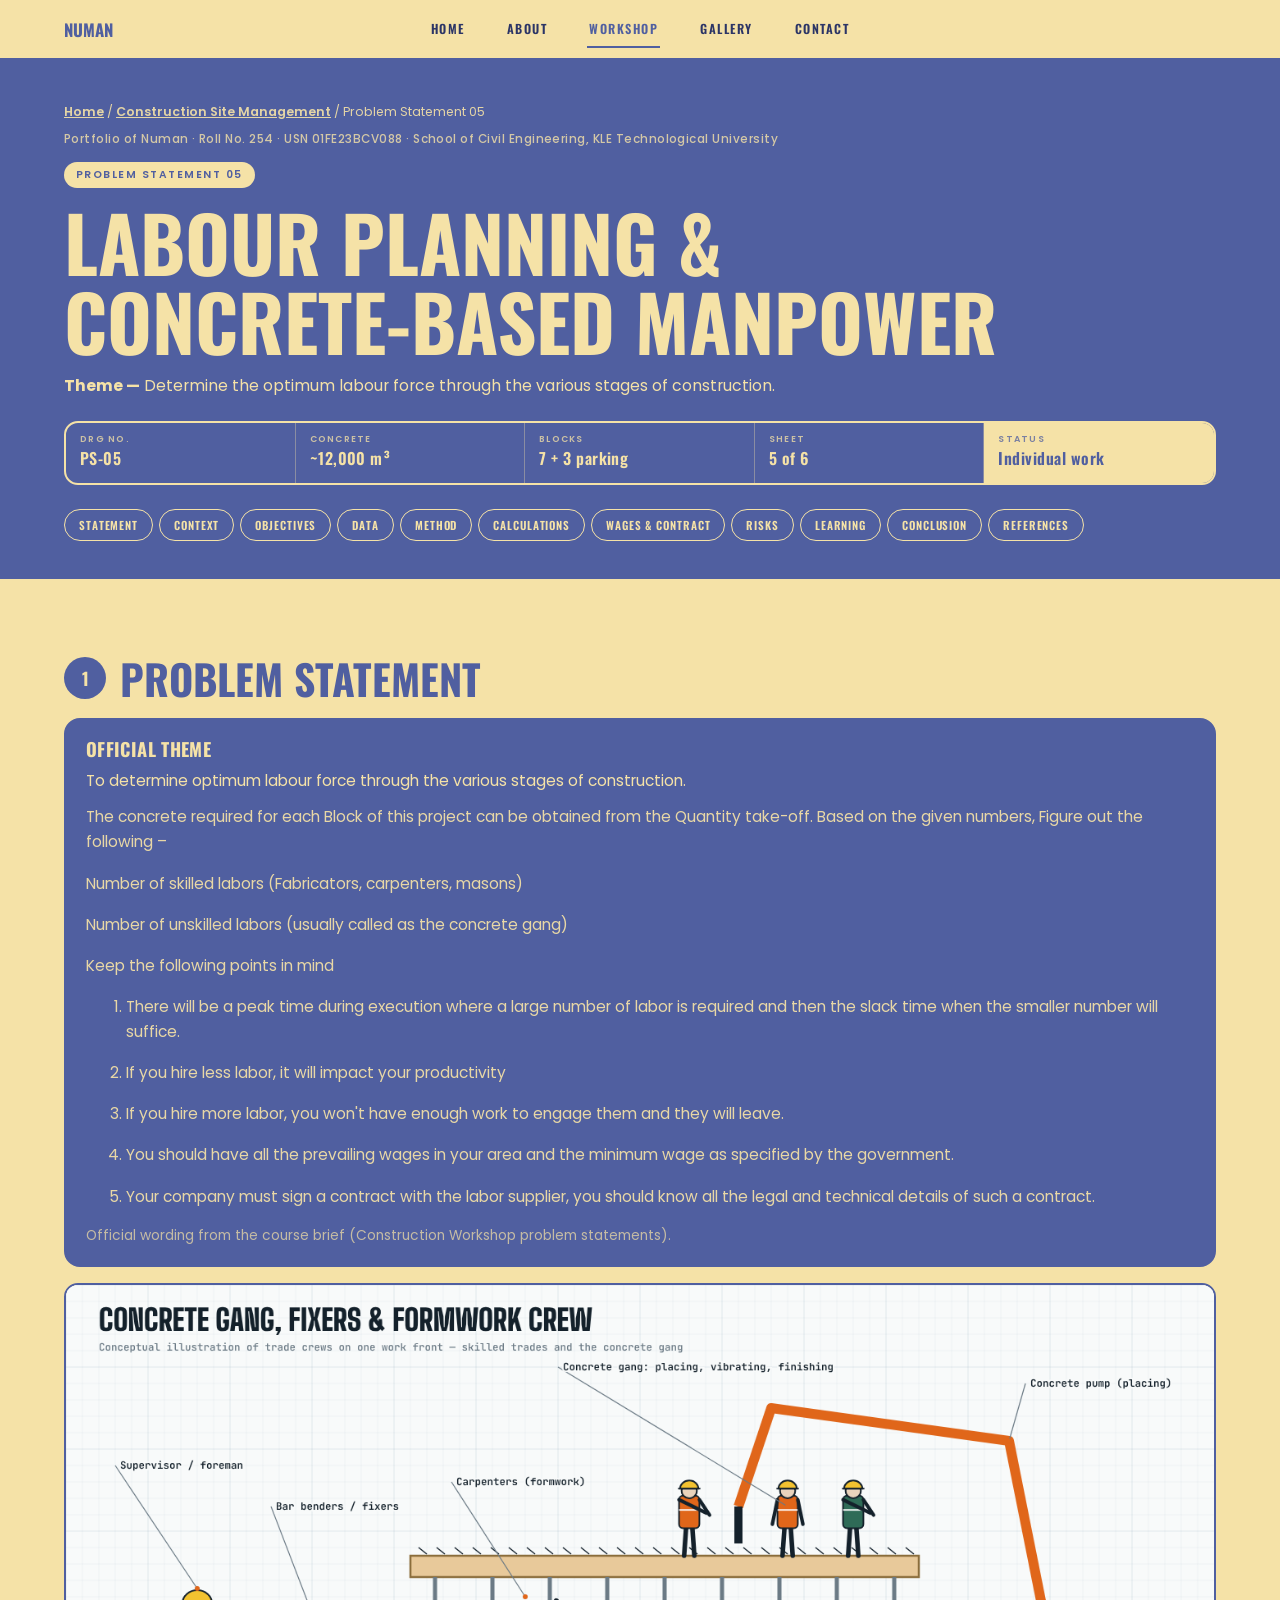
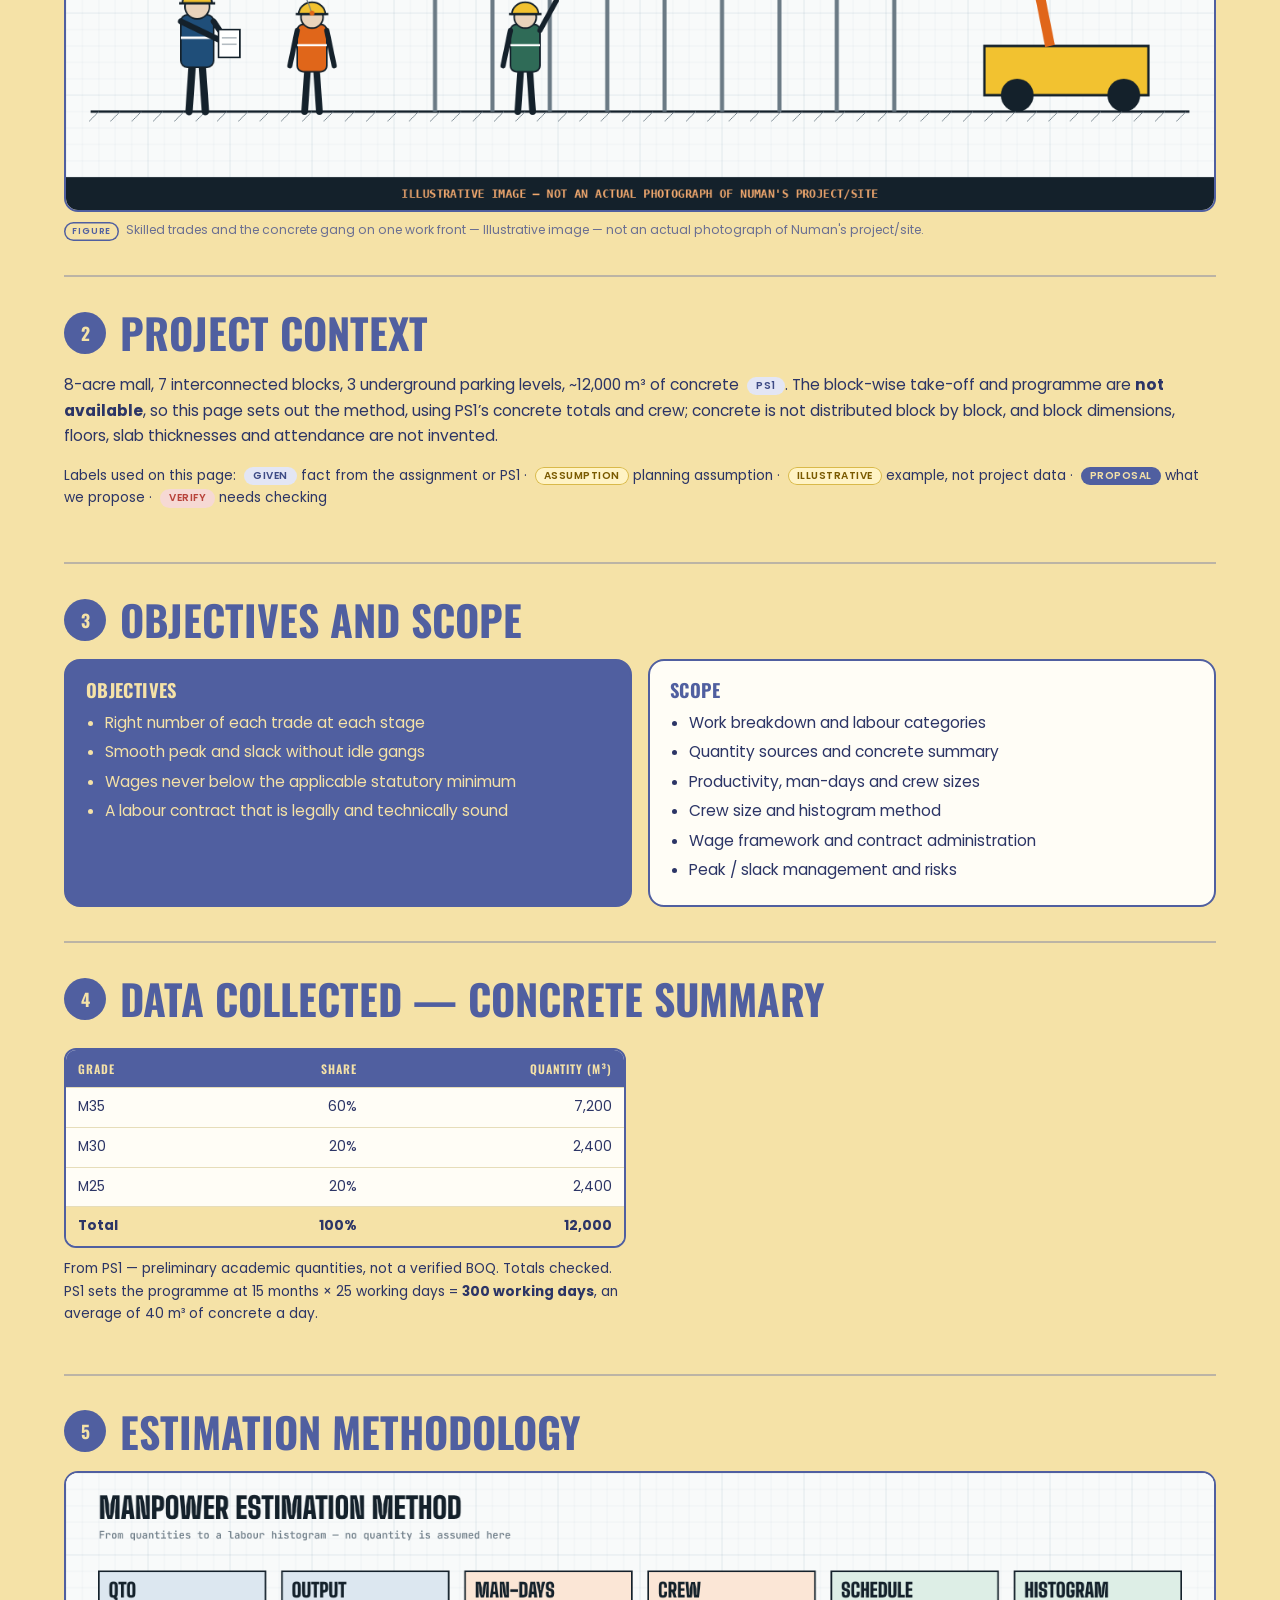
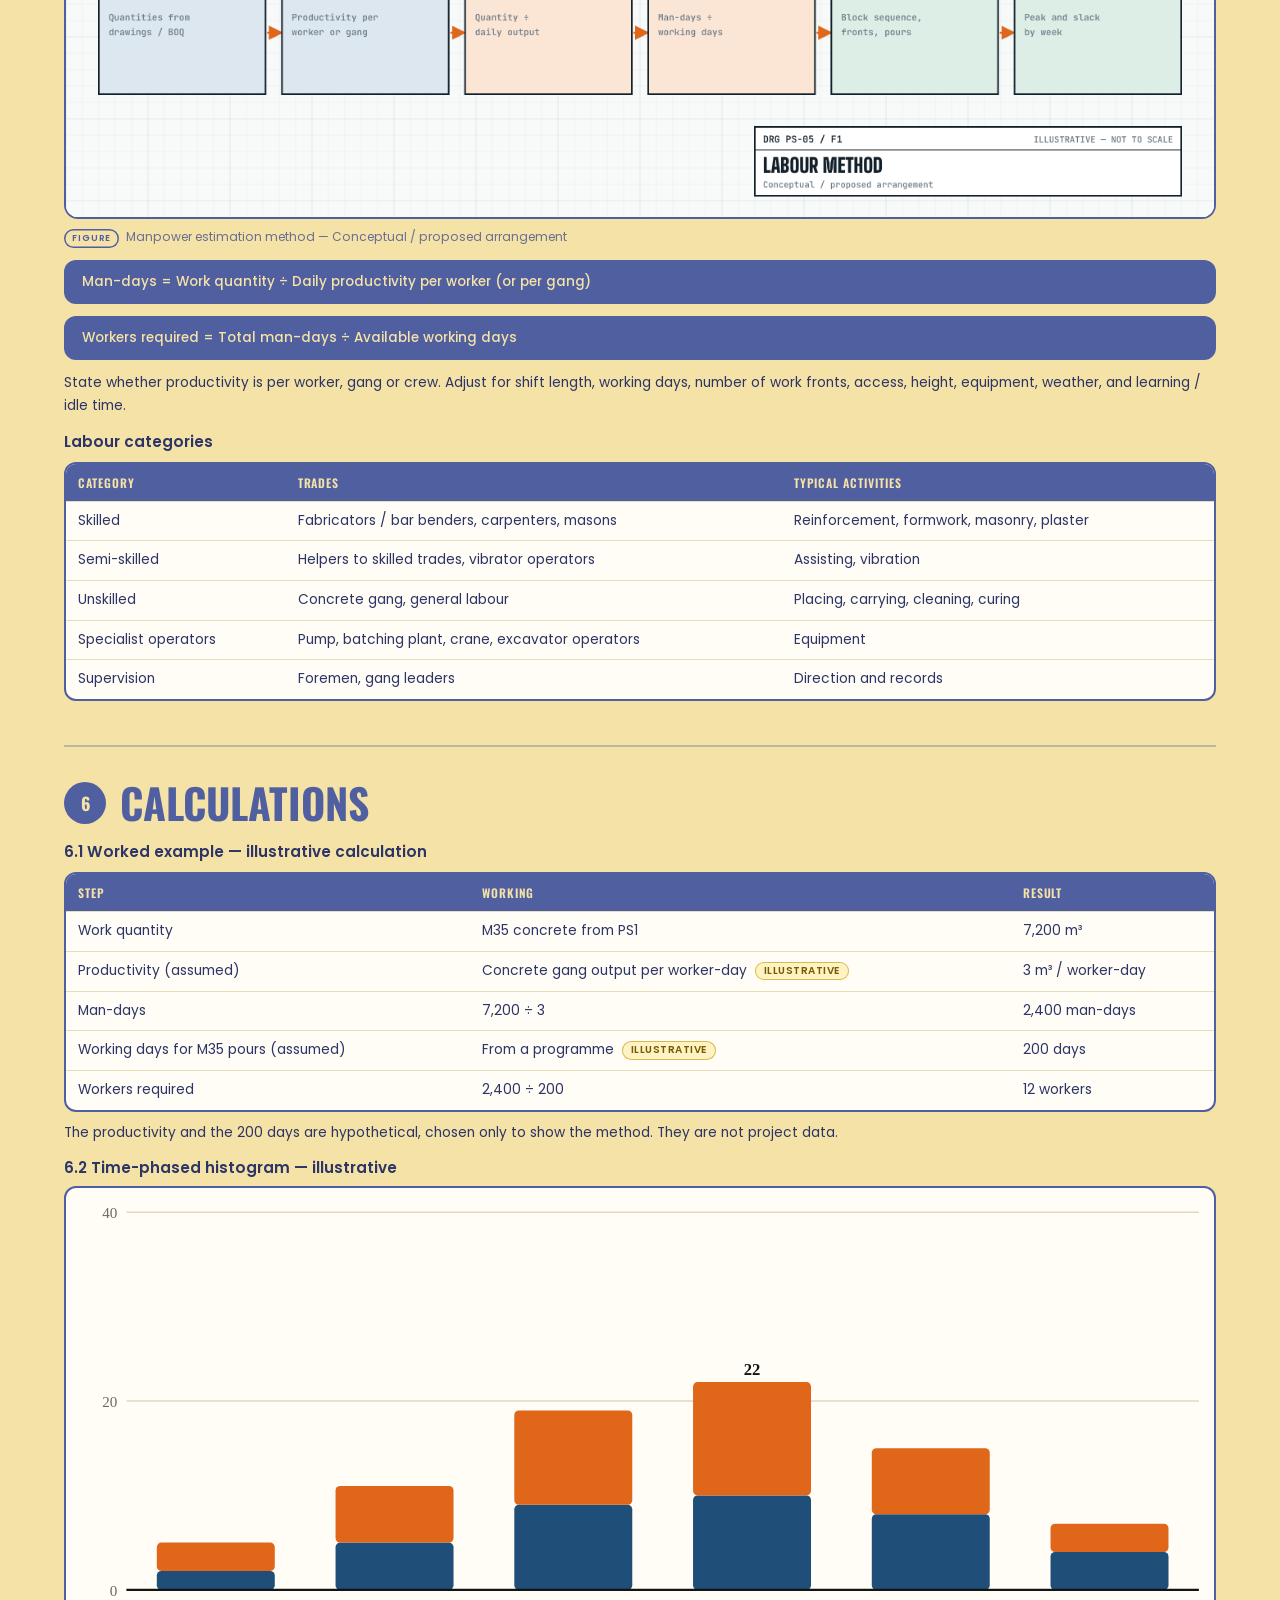
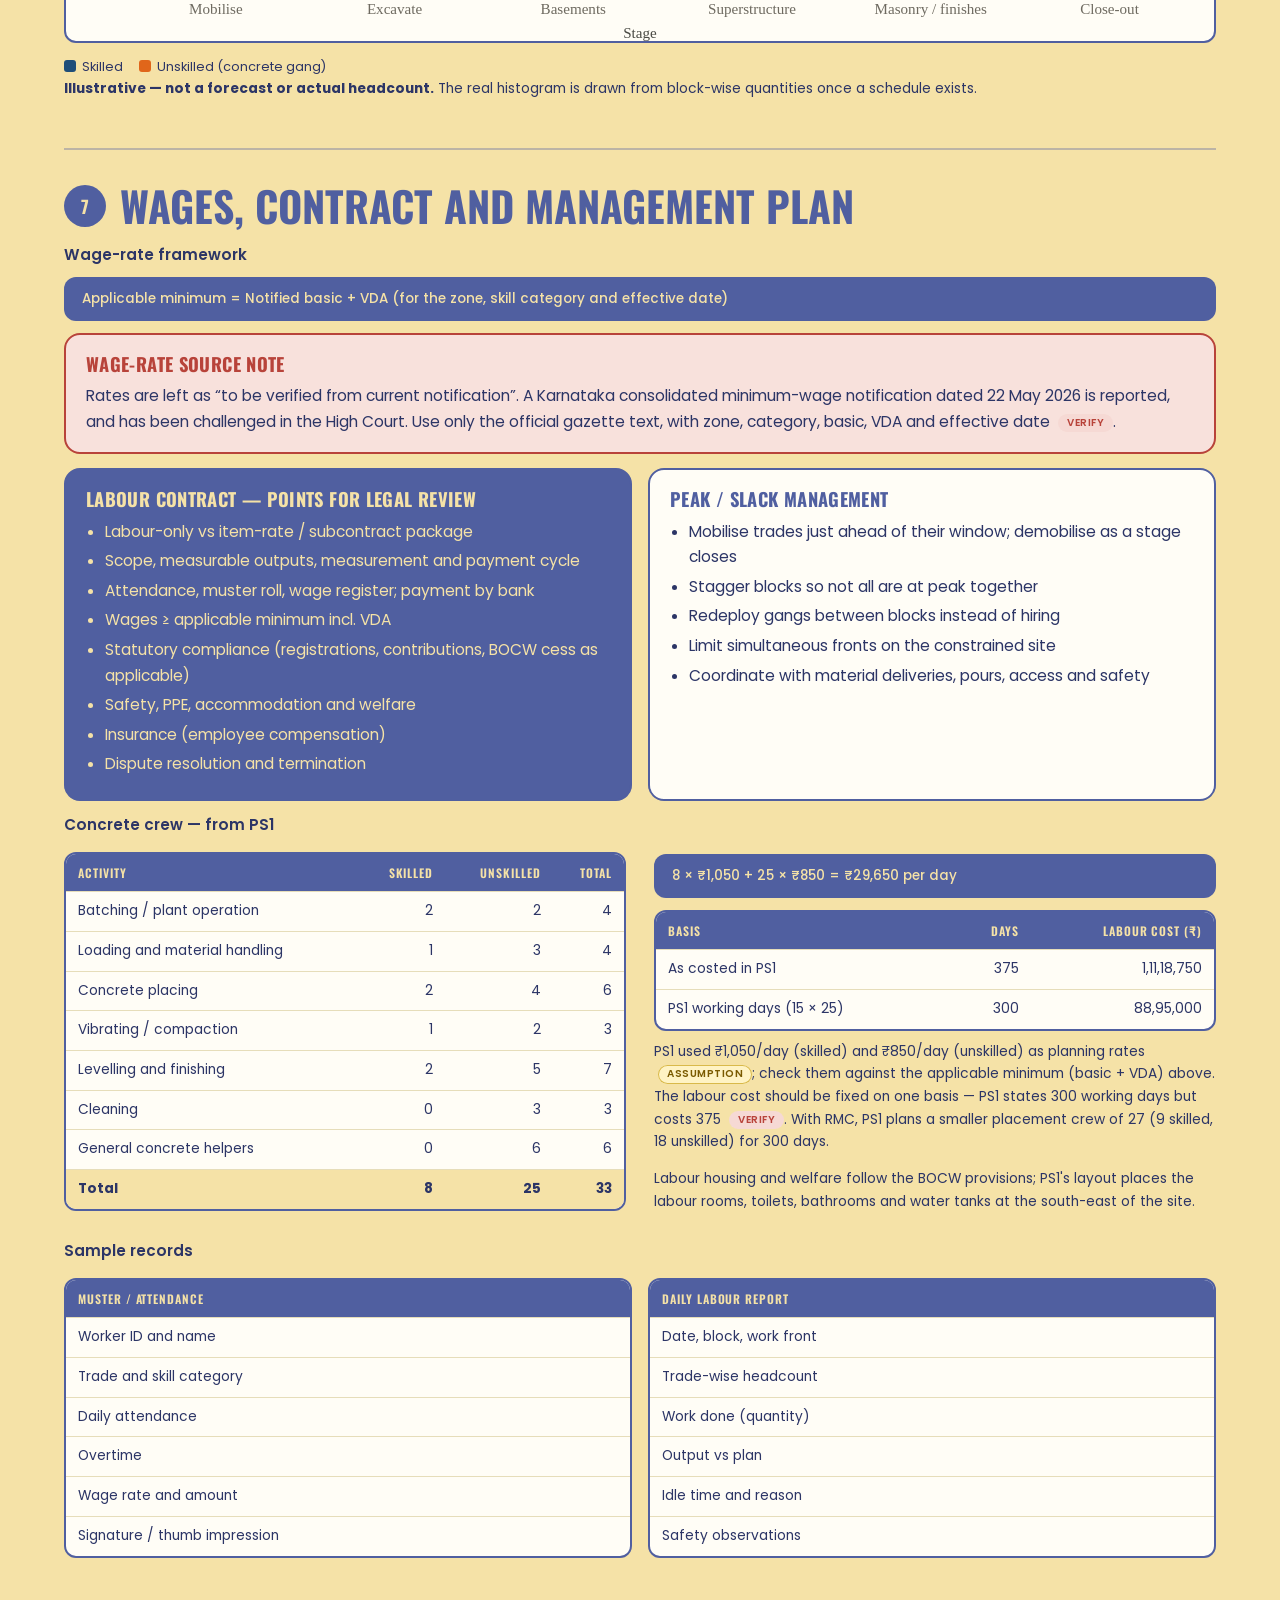
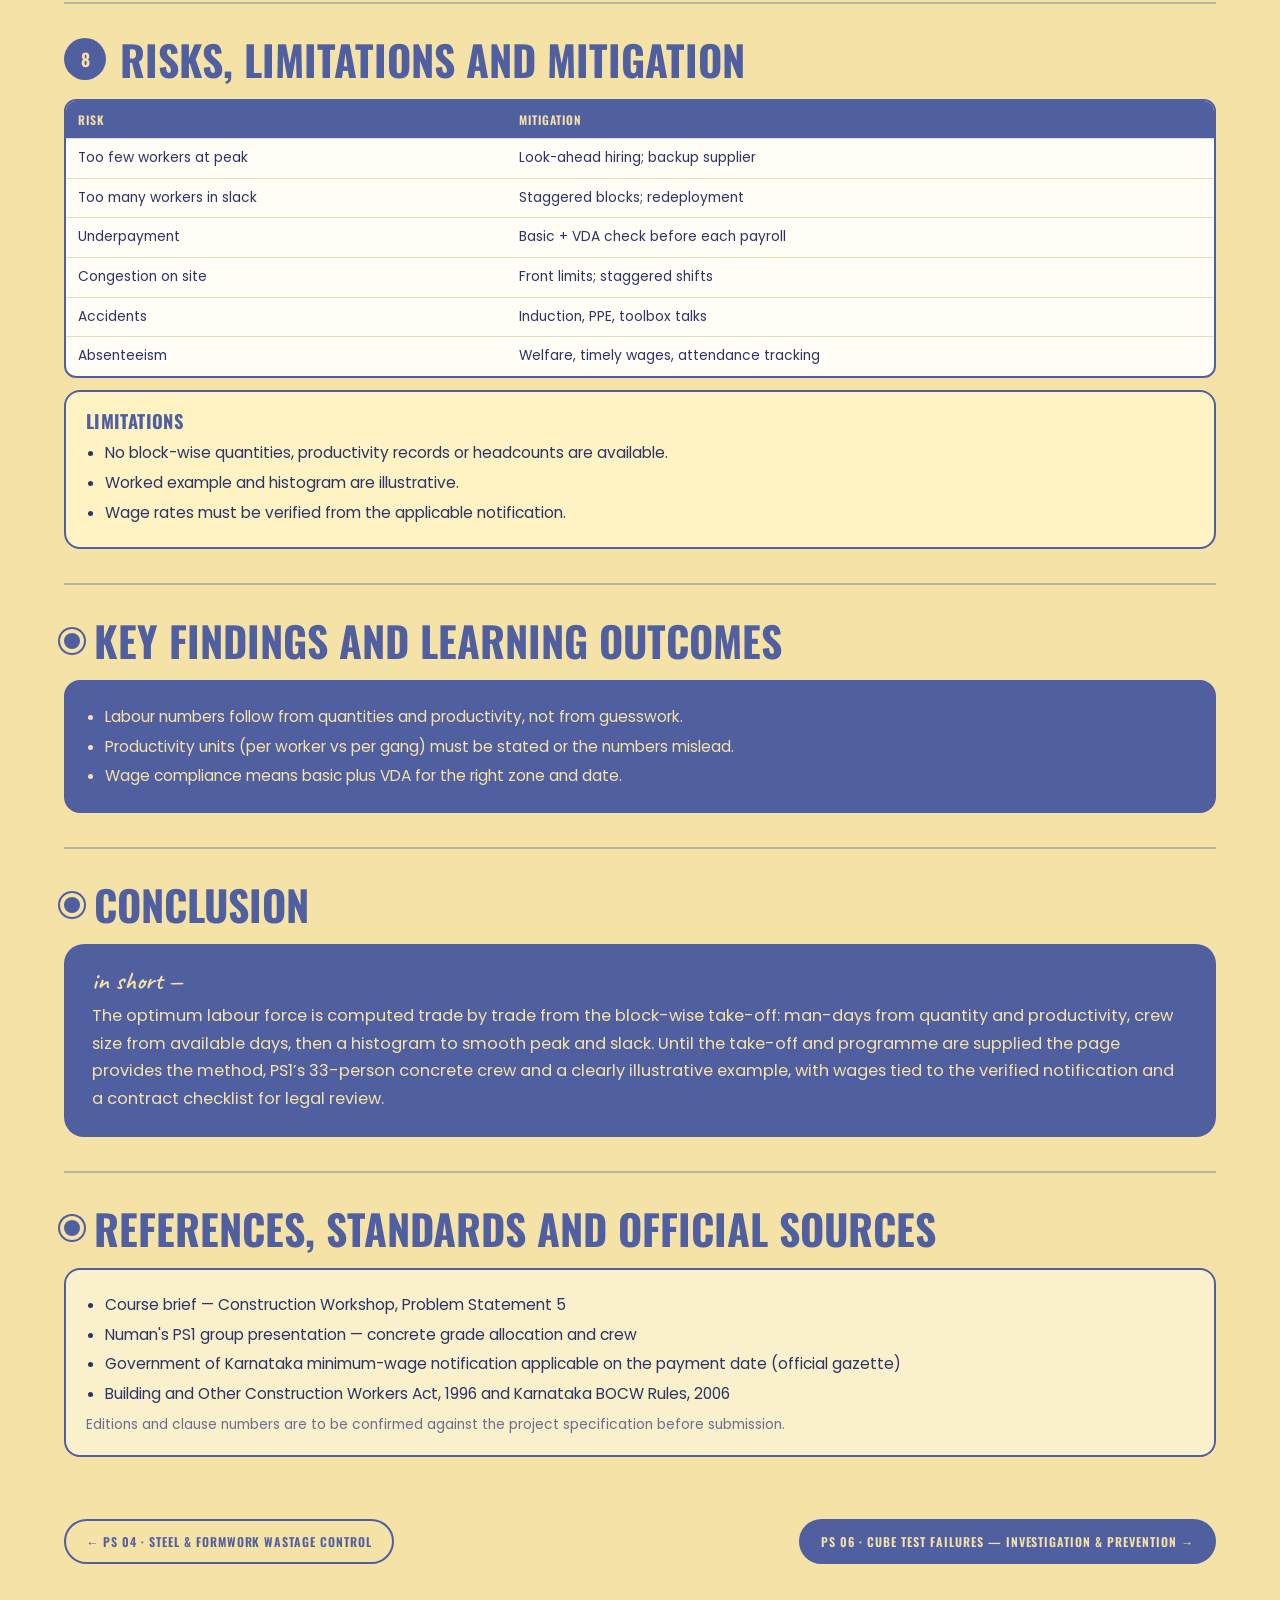
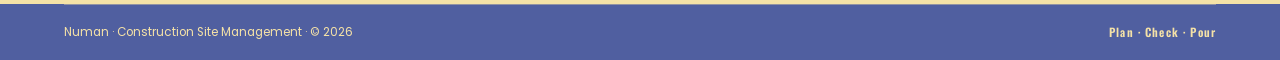
<file: work/ps5.html>
<!DOCTYPE html>
<html lang="en">
<head>
<meta charset="utf-8">
<meta name="viewport" content="width=device-width, initial-scale=1">
<title>PS 05 · Labour Planning &amp; Concrete-Based Manpower — Numan</title>
<meta name="description" content="Determine the optimum labour force through the various stages of construction.">
<link rel="icon" href="data:image/svg+xml,%3Csvg xmlns='http://www.w3.org/2000/svg' viewBox='0 0 32 32'%3E%3Crect width='32' height='32' rx='8' fill='%23505FA0'/%3E%3Cpath d='M10 26V14a6 6 0 0 1 12 0v12z' fill='%23F5E2A7'/%3E%3C/svg%3E">
<link rel="preconnect" href="https://fonts.googleapis.com"><link rel="preconnect" href="https://fonts.gstatic.com" crossorigin>
<link rel="stylesheet" href="https://fonts.googleapis.com/css2?family=Oswald:wght@500;600;700&family=Poppins:wght@400;500;600;700&family=Caveat:wght@600&display=swap">
<link rel="stylesheet" href="../assets/css/style.css">
</head>
<body>
<body>
<header class="topbar scrolled"><div class="wrap"><a class="brand" href="../index.html"><span class="mark"></span><span data-fill="firstName">Numan</span></a><button class="menu-btn" aria-label="Menu" aria-expanded="false">Menu</button><nav class="nav"><a href="../index.html">Home</a><a href="../index.html#about">About</a><a href="../index.html#workshop" class="on">Workshop</a><a href="../index.html#gallery">Gallery</a><a href="../index.html#contact">Contact</a></nav></div></header>
<main>
<div class="ps-band">
<div class="wrap ps-head">
<div class="crumbs"><a href="../index.html">Home</a> / <a href="../index.html#workshop">Construction Site Management</a> / Problem Statement 05</div>
<div class="mono" style="margin-top:8px;color:var(--ink-2)">Portfolio of Numan · Roll No. 254 · USN 01FE23BCV088 · School of Civil Engineering, KLE Technological University</div>
<h1><small>Problem Statement 05</small>Labour Planning &amp; Concrete-Based Manpower</h1>
<p class="theme"><b>Theme —</b> Determine the optimum labour force through the various stages of construction.</p>
<div class="titleblock"><div><label>Drg no.</label><span>PS-05</span></div><div><label>Concrete</label><span>~12,000 m³</span></div><div><label>Blocks</label><span>7 + 3 parking</span></div><div><label>Sheet</label><span>5 of 6</span></div><div><label>Status</label><span>Individual work</span></div></div>
<div class="toc"><a href="#statement">Statement</a><a href="#context">Context</a><a href="#objectives">Objectives</a><a href="#data">Data</a><a href="#approach">Method</a><a href="#analysis">Calculations</a><a href="#plan">Wages &amp; contract</a><a href="#risks">Risks</a><a href="#learning">Learning</a><a href="#conclusion">Conclusion</a><a href="#refs">References</a></div>
</div>
</div>
<div class="wrap ps-body">
<section class="rv" id="statement"><div class="sec-head"><span class="no">1</span><h2>Problem statement</h2></div><div class="card ink"><h4 style="color:#F6B07E">Official theme</h4><p style="margin:0 0 10px">To determine optimum labour force through the various stages of construction.</p>
<div style="opacity:.92"><p>The concrete required for each Block of this project can be obtained
from the Quantity take-off. Based on the given numbers, Figure out the
following –</p>
<p>Number of skilled labors (Fabricators, carpenters, masons)</p>
<p>Number of unskilled labors (usually called as the concrete gang)</p>
<p>Keep the following points in mind</p>
<ol type="1">
<li><p>There will be a peak time during execution where a large number
of labor is required and then the slack time when the smaller number
will suffice.</p></li>
<li><p>If you hire less labor, it will impact your productivity</p></li>
<li><p>If you hire more labor, you won't have enough work to engage them
and they will leave.</p></li>
<li><p>You should have all the prevailing wages in your area and the
minimum wage as specified by the government.</p></li>
<li><p>Your company must sign a contract with the labor supplier, you
should know all the legal and technical details of such a
contract.</p></li>
</ol></div><p class="small" style="opacity:.7;margin:10px 0 0">Official wording from the course brief (Construction Workshop problem statements).</p></div><div style="margin-top:16px"><div class="slot"><figure class="ph contain" data-label="Skilled trades and the concrete gang on one work front — Illustrative image — not an actual photograph of Numan's project/site." data-src="../images/ps5/illustration-crews.png"></figure><div class="cap"><span class="tag ok">FIGURE</span> Skilled trades and the concrete gang on one work front — Illustrative image — not an actual photograph of Numan's project/site.</div></div></div></section><section class="rv" id="context"><div class="sec-head"><span class="no">2</span><h2>Project context</h2></div>
<p>8-acre mall, 7 interconnected blocks, 3 underground parking levels, ~12,000 m³ of concrete <span class="pill g">PS1</span>. The block-wise take-off and programme are <b>not available</b>, so this page sets out the method, using PS1’s concrete totals and crew;
concrete is not distributed block by block, and block dimensions, floors, slab thicknesses and attendance are not invented.</p>
<p class="small" style="margin:6px 0 18px">Labels used on this page: <span class="pill g">given</span> fact from the assignment or PS1 · <span class="pill a">assumption</span> planning assumption · <span class="pill a">illustrative</span> example, not project data · <span class="pill b">proposal</span> what we propose · <span class="pill r">verify</span> needs checking</p></section><section class="rv" id="objectives"><div class="sec-head"><span class="no">3</span><h2>Objectives and scope</h2></div>
<div class="grid g2">
<div class="card blue"><h4>Objectives</h4><ul class="tight"><li>Right number of each trade at each stage</li><li>Smooth peak and slack without idle gangs</li><li>Wages never below the applicable statutory minimum</li><li>A labour contract that is legally and technically sound</li></ul></div>
<div class="card green"><h4>Scope</h4><ul class="tight"><li>Work breakdown and labour categories</li><li>Quantity sources and concrete summary</li><li>Productivity, man-days and crew sizes</li><li>Crew size and histogram method</li><li>Wage framework and contract administration</li><li>Peak / slack management and risks</li></ul></div>
</div></section><section class="rv" id="data"><div class="sec-head"><span class="no">4</span><h2>Data collected — concrete summary</h2></div>
<div class="split"><div>
<div class="tbl-wrap"><table><thead><tr><th class="">Grade</th><th class="num">Share</th><th class="num">Quantity (m³)</th></tr></thead><tbody><tr><td class="">M35</td><td class="num">60%</td><td class="num">7,200</td></tr><tr><td class="">M30</td><td class="num">20%</td><td class="num">2,400</td></tr><tr><td class="">M25</td><td class="num">20%</td><td class="num">2,400</td></tr><tr class="total"><td class="">Total</td><td class="num">100%</td><td class="num">12,000</td></tr></tbody></table></div>
<p class="small">From PS1 — preliminary academic quantities, not a verified BOQ. Totals checked. PS1 sets the programme at 15 months × 25 working days = <b>300 working days</b>, an average of 40 m³ of concrete a day.</p>
</div><div>
</div></div></section><section class="rv" id="approach"><div class="sec-head"><span class="no">5</span><h2>Estimation methodology</h2></div>
<div class="slot"><figure class="ph contain" data-label="Manpower estimation method — Conceptual / proposed arrangement" data-src="../images/ps5/labour-method.png"></figure><div class="cap"><span class="tag ok">FIGURE</span> Manpower estimation method — Conceptual / proposed arrangement</div></div>
<div class="eq">Man-days = Work quantity ÷ Daily productivity per worker (or per gang)</div>
<div class="eq">Workers required = Total man-days ÷ Available working days</div>
<p class="small">State whether productivity is per worker, gang or crew. Adjust for shift length, working days, number of work fronts, access, height, equipment, weather, and learning / idle time.</p>
<h4 style="margin-top:14px">Labour categories</h4>
<div class="tbl-wrap"><table><thead><tr><th class="">Category</th><th class="">Trades</th><th class="">Typical activities</th></tr></thead><tbody><tr><td class="">Skilled</td><td class="">Fabricators / bar benders, carpenters, masons</td><td class="">Reinforcement, formwork, masonry, plaster</td></tr><tr><td class="">Semi-skilled</td><td class="">Helpers to skilled trades, vibrator operators</td><td class="">Assisting, vibration</td></tr><tr><td class="">Unskilled</td><td class="">Concrete gang, general labour</td><td class="">Placing, carrying, cleaning, curing</td></tr><tr><td class="">Specialist operators</td><td class="">Pump, batching plant, crane, excavator operators</td><td class="">Equipment</td></tr><tr><td class="">Supervision</td><td class="">Foremen, gang leaders</td><td class="">Direction and records</td></tr></tbody></table></div></section><section class="rv" id="analysis"><div class="sec-head"><span class="no">6</span><h2>Calculations</h2></div>
<h4>6.1 Worked example — illustrative calculation</h4>
<div class="tbl-wrap"><table><thead><tr><th class="">Step</th><th class="">Working</th><th class="">Result</th></tr></thead><tbody><tr><td class="">Work quantity</td><td class="">M35 concrete from PS1</td><td class="">7,200 m³</td></tr><tr><td class="">Productivity (assumed)</td><td class="">Concrete gang output per worker-day <span class="pill a">illustrative</span></td><td class="">3 m³ / worker-day</td></tr><tr><td class="">Man-days</td><td class="">7,200 ÷ 3</td><td class="">2,400 man-days</td></tr><tr><td class="">Working days for M35 pours (assumed)</td><td class="">From a programme <span class="pill a">illustrative</span></td><td class="">200 days</td></tr><tr><td class="">Workers required</td><td class="">2,400 ÷ 200</td><td class="">12 workers</td></tr></tbody></table></div>
<p class="small">The productivity and the 200 days are hypothetical, chosen only to show the method. They are not project data.</p>
<h4 style="margin-top:14px">6.2 Time-phased histogram — illustrative</h4>
<div class="bars" data-series='{"series": [{"name": "Skilled", "color": "#1F4E79", "values": [2, 5, 9, 10, 8, 4]}, {"name": "Unskilled (concrete gang)", "color": "#E0661A", "values": [3, 6, 10, 12, 7, 3]}], "labels": ["Mobilise", "Excavate", "Basements", "Superstructure", "Masonry / finishes", "Close-out"], "title": "Relative labour units by stage \u2014 shape only", "xlabel": "Stage", "every": 1, "peak": true}'></div><div class="legend"><span><i style="background:#1F4E79"></i>Skilled</span><span><i style="background:#E0661A"></i>Unskilled (concrete gang)</span></div>
<p class="small"><b>Illustrative — not a forecast or actual headcount.</b> The real histogram is drawn from block-wise quantities once a schedule exists.</p></section><section class="rv" id="plan"><div class="sec-head"><span class="no">7</span><h2>Wages, contract and management plan</h2></div>
<h4>Wage-rate framework</h4>
<div class="eq">Applicable minimum = Notified basic + VDA (for the zone, skill category and effective date)</div>
<div class="card red" style="margin-top:10px"><h4>Wage-rate source note</h4><p>Rates are left as “to be verified from current notification”. A Karnataka consolidated minimum-wage notification dated 22 May 2026 is reported, and has been challenged in the High Court. Use only the official gazette text, with zone, category, basic, VDA and effective date <span class="pill r">verify</span>.</p></div>
<div class="grid g2" style="margin-top:14px">
<div class="card blue"><h4>Labour contract — points for legal review</h4><ul class="tight"><li>Labour-only vs item-rate / subcontract package</li><li>Scope, measurable outputs, measurement and payment cycle</li><li>Attendance, muster roll, wage register; payment by bank</li><li>Wages ≥ applicable minimum incl. VDA</li><li>Statutory compliance (registrations, contributions, BOCW cess as applicable)</li><li>Safety, PPE, accommodation and welfare</li><li>Insurance (employee compensation)</li><li>Dispute resolution and termination</li></ul></div>
<div class="card green"><h4>Peak / slack management</h4><ul class="tight"><li>Mobilise trades just ahead of their window; demobilise as a stage closes</li><li>Stagger blocks so not all are at peak together</li><li>Redeploy gangs between blocks instead of hiring</li><li>Limit simultaneous fronts on the constrained site</li><li>Coordinate with material deliveries, pours, access and safety</li></ul></div>
</div>
<h4 style="margin-top:14px">Concrete crew — from PS1</h4>
<div class="split"><div>
<div class="tbl-wrap"><table><thead><tr><th class="">Activity</th><th class="num">Skilled</th><th class="num">Unskilled</th><th class="num">Total</th></tr></thead><tbody><tr><td class="">Batching / plant operation</td><td class="num">2</td><td class="num">2</td><td class="num">4</td></tr><tr><td class="">Loading and material handling</td><td class="num">1</td><td class="num">3</td><td class="num">4</td></tr><tr><td class="">Concrete placing</td><td class="num">2</td><td class="num">4</td><td class="num">6</td></tr><tr><td class="">Vibrating / compaction</td><td class="num">1</td><td class="num">2</td><td class="num">3</td></tr><tr><td class="">Levelling and finishing</td><td class="num">2</td><td class="num">5</td><td class="num">7</td></tr><tr><td class="">Cleaning</td><td class="num">0</td><td class="num">3</td><td class="num">3</td></tr><tr><td class="">General concrete helpers</td><td class="num">0</td><td class="num">6</td><td class="num">6</td></tr><tr class="total"><td class="">Total</td><td class="num">8</td><td class="num">25</td><td class="num">33</td></tr></tbody></table></div>
</div><div>
<div class="eq">8 × ₹1,050 + 25 × ₹850 = ₹29,650 per day</div>
<div class="tbl-wrap"><table><thead><tr><th class="">Basis</th><th class="num">Days</th><th class="num">Labour cost (₹)</th></tr></thead><tbody><tr><td class="">As costed in PS1</td><td class="num">375</td><td class="num">1,11,18,750</td></tr><tr><td class="">PS1 working days (15 × 25)</td><td class="num">300</td><td class="num">88,95,000</td></tr></tbody></table></div>
<p class="small">PS1 used ₹1,050/day (skilled) and ₹850/day (unskilled) as planning rates <span class="pill a">assumption</span>; check them against the applicable minimum (basic + VDA) above. The labour cost should be fixed on one basis — PS1 states 300 working days but costs 375 <span class="pill r">verify</span>. With RMC, PS1 plans a smaller placement crew of 27 (9 skilled, 18 unskilled) for 300 days.</p>
<p class="small">Labour housing and welfare follow the BOCW provisions; PS1's layout places the labour rooms, toilets, bathrooms and water tanks at the south-east of the site.</p>
</div></div>
<h4 style="margin-top:14px">Sample records</h4>
<div class="grid g2">
<div><div class="tbl-wrap"><table><thead><tr><th class="">Muster / attendance</th></tr></thead><tbody><tr><td class="">Worker ID and name</td></tr><tr><td class="">Trade and skill category</td></tr><tr><td class="">Daily attendance</td></tr><tr><td class="">Overtime</td></tr><tr><td class="">Wage rate and amount</td></tr><tr><td class="">Signature / thumb impression</td></tr></tbody></table></div></div>
<div><div class="tbl-wrap"><table><thead><tr><th class="">Daily labour report</th></tr></thead><tbody><tr><td class="">Date, block, work front</td></tr><tr><td class="">Trade-wise headcount</td></tr><tr><td class="">Work done (quantity)</td></tr><tr><td class="">Output vs plan</td></tr><tr><td class="">Idle time and reason</td></tr><tr><td class="">Safety observations</td></tr></tbody></table></div></div>
</div></section><section class="rv" id="risks"><div class="sec-head"><span class="no">8</span><h2>Risks, limitations and mitigation</h2></div>
<div class="tbl-wrap"><table><thead><tr><th class="">Risk</th><th class="">Mitigation</th></tr></thead><tbody><tr><td class="">Too few workers at peak</td><td class="">Look-ahead hiring; backup supplier</td></tr><tr><td class="">Too many workers in slack</td><td class="">Staggered blocks; redeployment</td></tr><tr><td class="">Underpayment</td><td class="">Basic + VDA check before each payroll</td></tr><tr><td class="">Congestion on site</td><td class="">Front limits; staggered shifts</td></tr><tr><td class="">Accidents</td><td class="">Induction, PPE, toolbox talks</td></tr><tr><td class="">Absenteeism</td><td class="">Welfare, timely wages, attendance tracking</td></tr></tbody></table></div>
<div class="card orange" style="margin-top:12px"><h4>Limitations</h4><ul class="tight"><li>No block-wise quantities, productivity records or headcounts are available.</li><li>Worked example and histogram are illustrative.</li><li>Wage rates must be verified from the applicable notification.</li></ul></div></section><section class="rv" id="learning"><div class="sec-head"><span class="no"></span><h2>Key findings and learning outcomes</h2></div><div class="card blue"><ul class="tight"><li>Labour numbers follow from quantities and productivity, not from guesswork.</li><li>Productivity units (per worker vs per gang) must be stated or the numbers mislead.</li><li>Wage compliance means basic plus VDA for the right zone and date.</li></ul></div></section><section class="rv" id="conclusion"><div class="sec-head"><span class="no"></span><h2>Conclusion</h2></div><div class="callout">The optimum labour force is computed trade by trade from the block-wise take-off: man-days from quantity and productivity, crew size from available days, then a histogram to smooth peak and slack.
Until the take-off and programme are supplied the page provides the method, PS1’s 33-person concrete crew and a clearly illustrative example, with wages tied to the verified notification and a contract checklist for legal review.</div></section><section class="rv" id="refs"><div class="sec-head"><span class="no"></span><h2>References, standards and official sources</h2></div><div class="card"><ul class="tight"><li>Course brief — Construction Workshop, Problem Statement 5</li><li>Numan's PS1 group presentation — concrete grade allocation and crew</li><li>Government of Karnataka minimum-wage notification applicable on the payment date (official gazette)</li><li>Building and Other Construction Workers Act, 1996 and Karnataka BOCW Rules, 2006</li></ul><p class="small muted" style="margin:8px 0 0">Editions and clause numbers are to be confirmed against the project specification before submission.</p></div></section>
<div class="pager"><a href="ps4.html">← PS 04 · Steel &amp; Formwork Wastage Control</a><a href="ps6.html">PS 06 · Cube Test Failures — Investigation &amp; Prevention →</a></div>
</div>

</main>
<footer><div class="wrap"><span><span data-fill="fullName">Numan</span> · Construction Site Management · © <span data-year></span></span><span class="y">Plan · Check · Pour</span></div></footer>
<script src="../assets/js/config.js"></script>
<script src="../assets/js/site.js"></script>
</body>
</html>
</file>
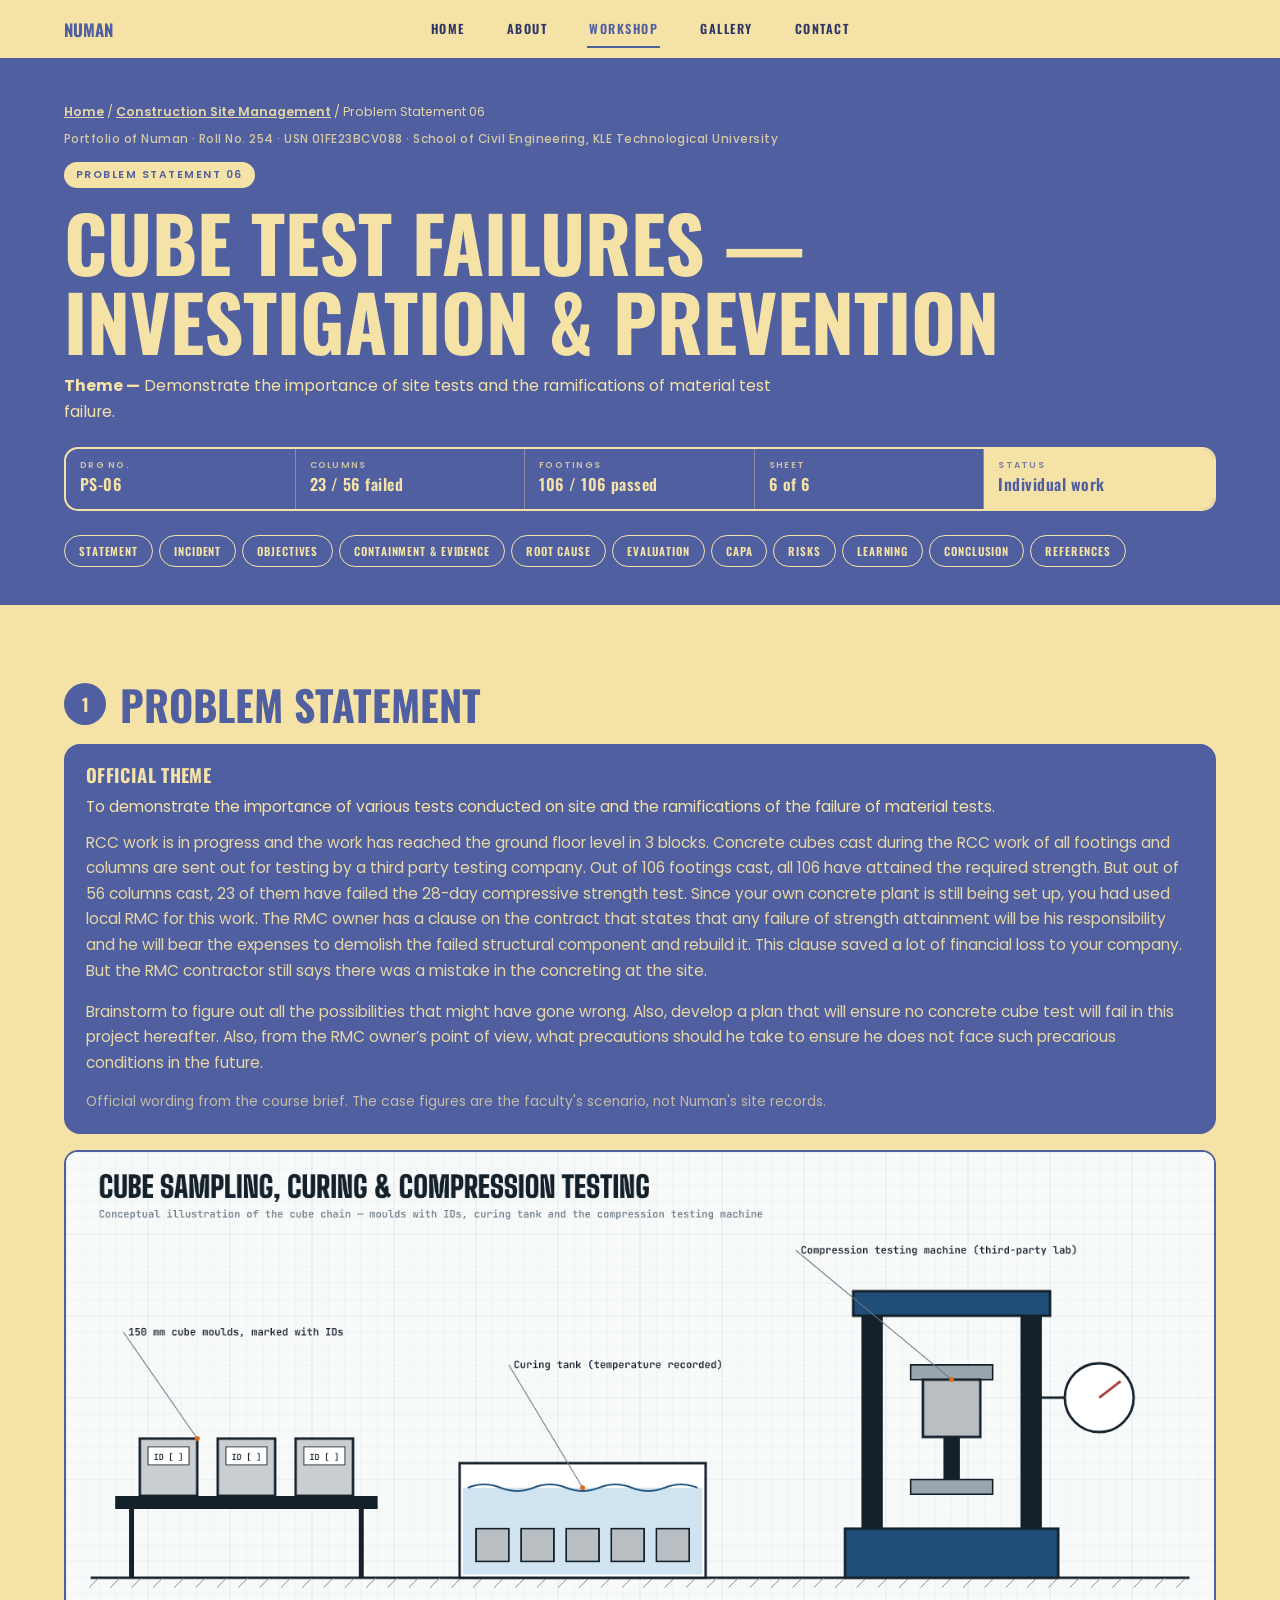
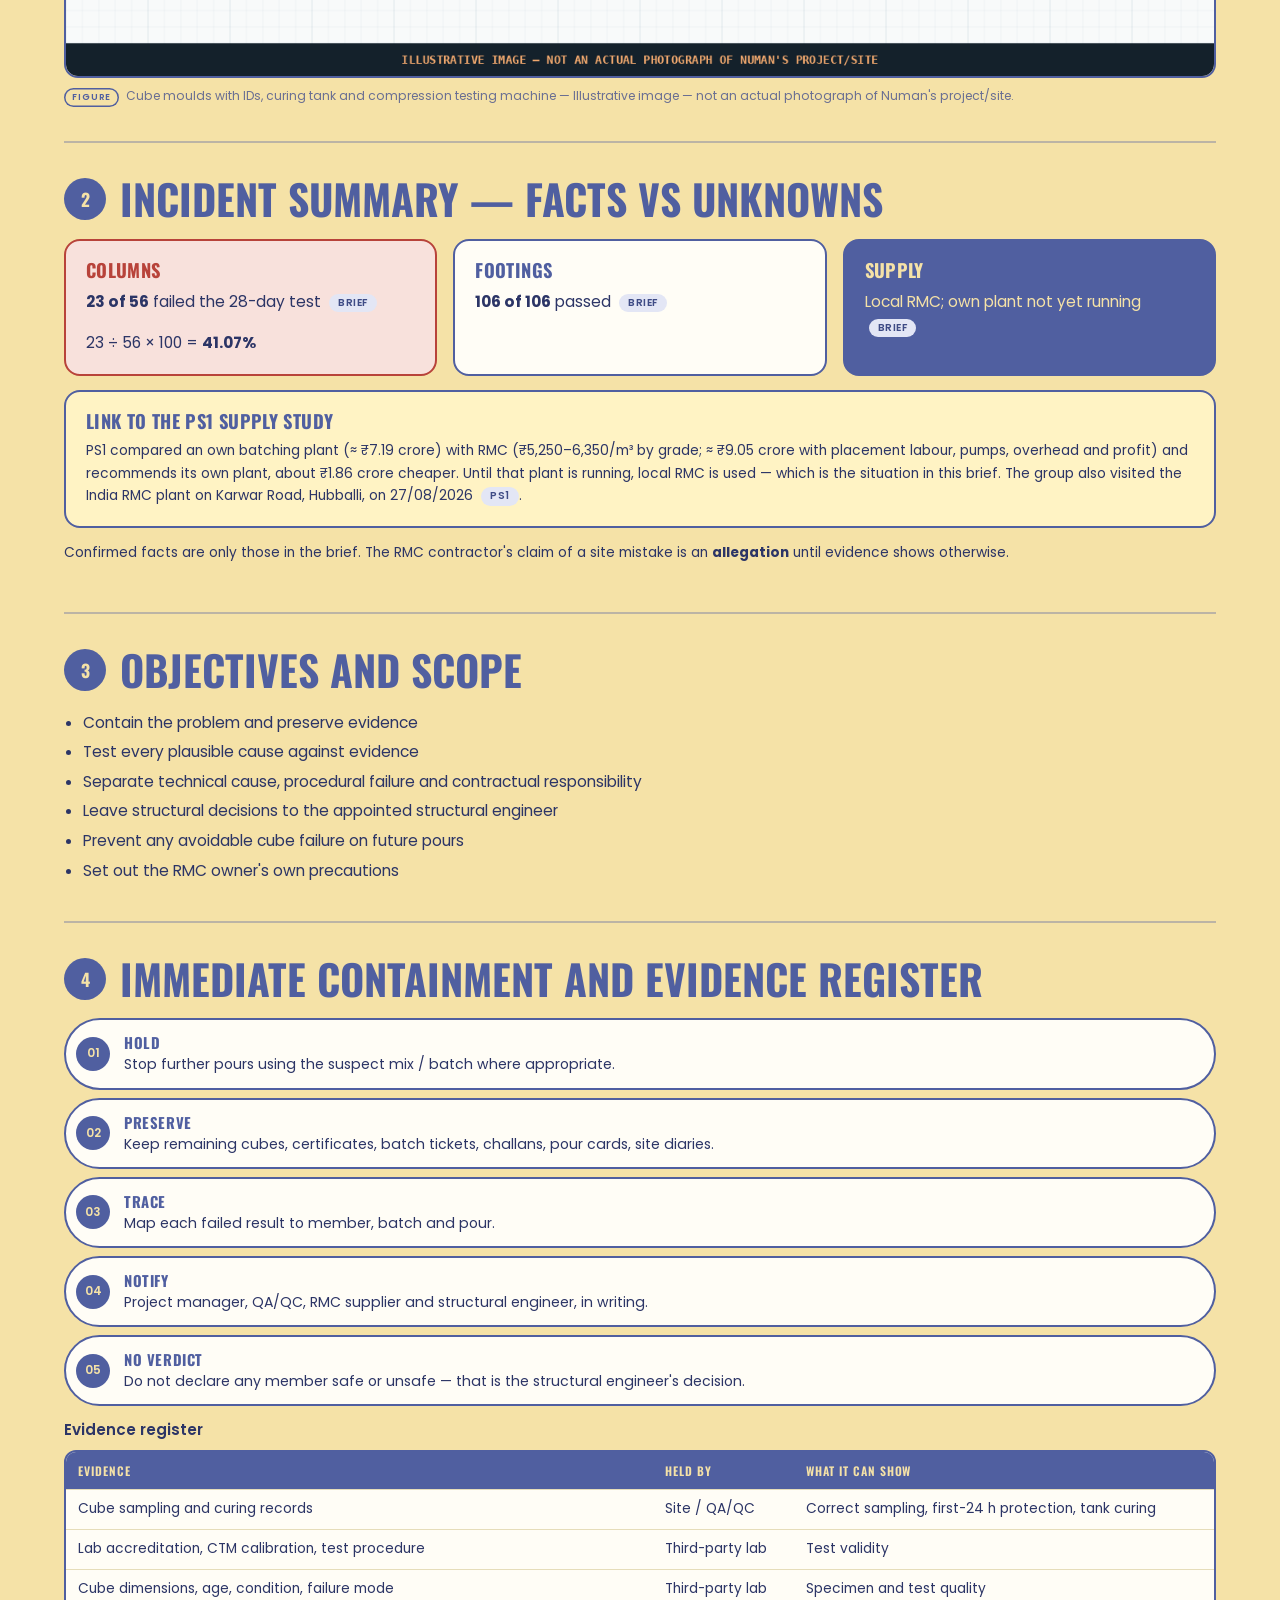
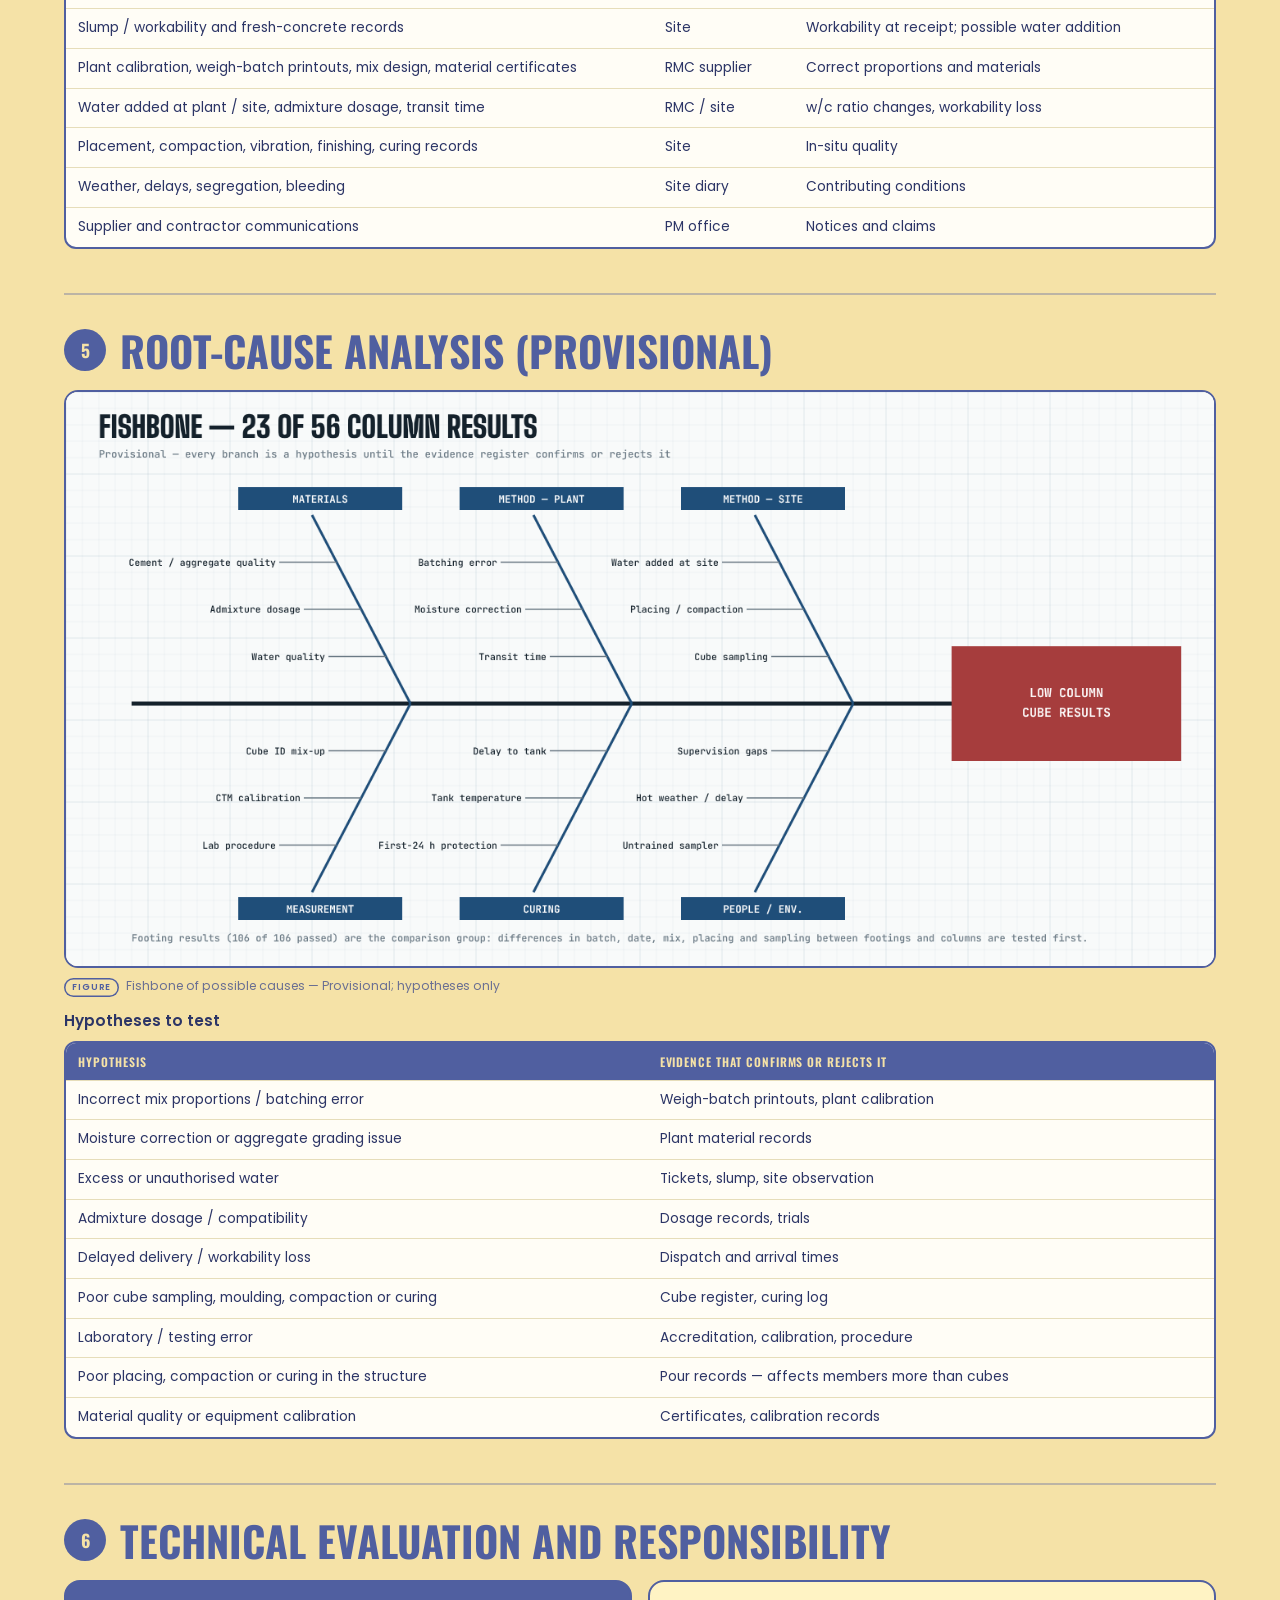
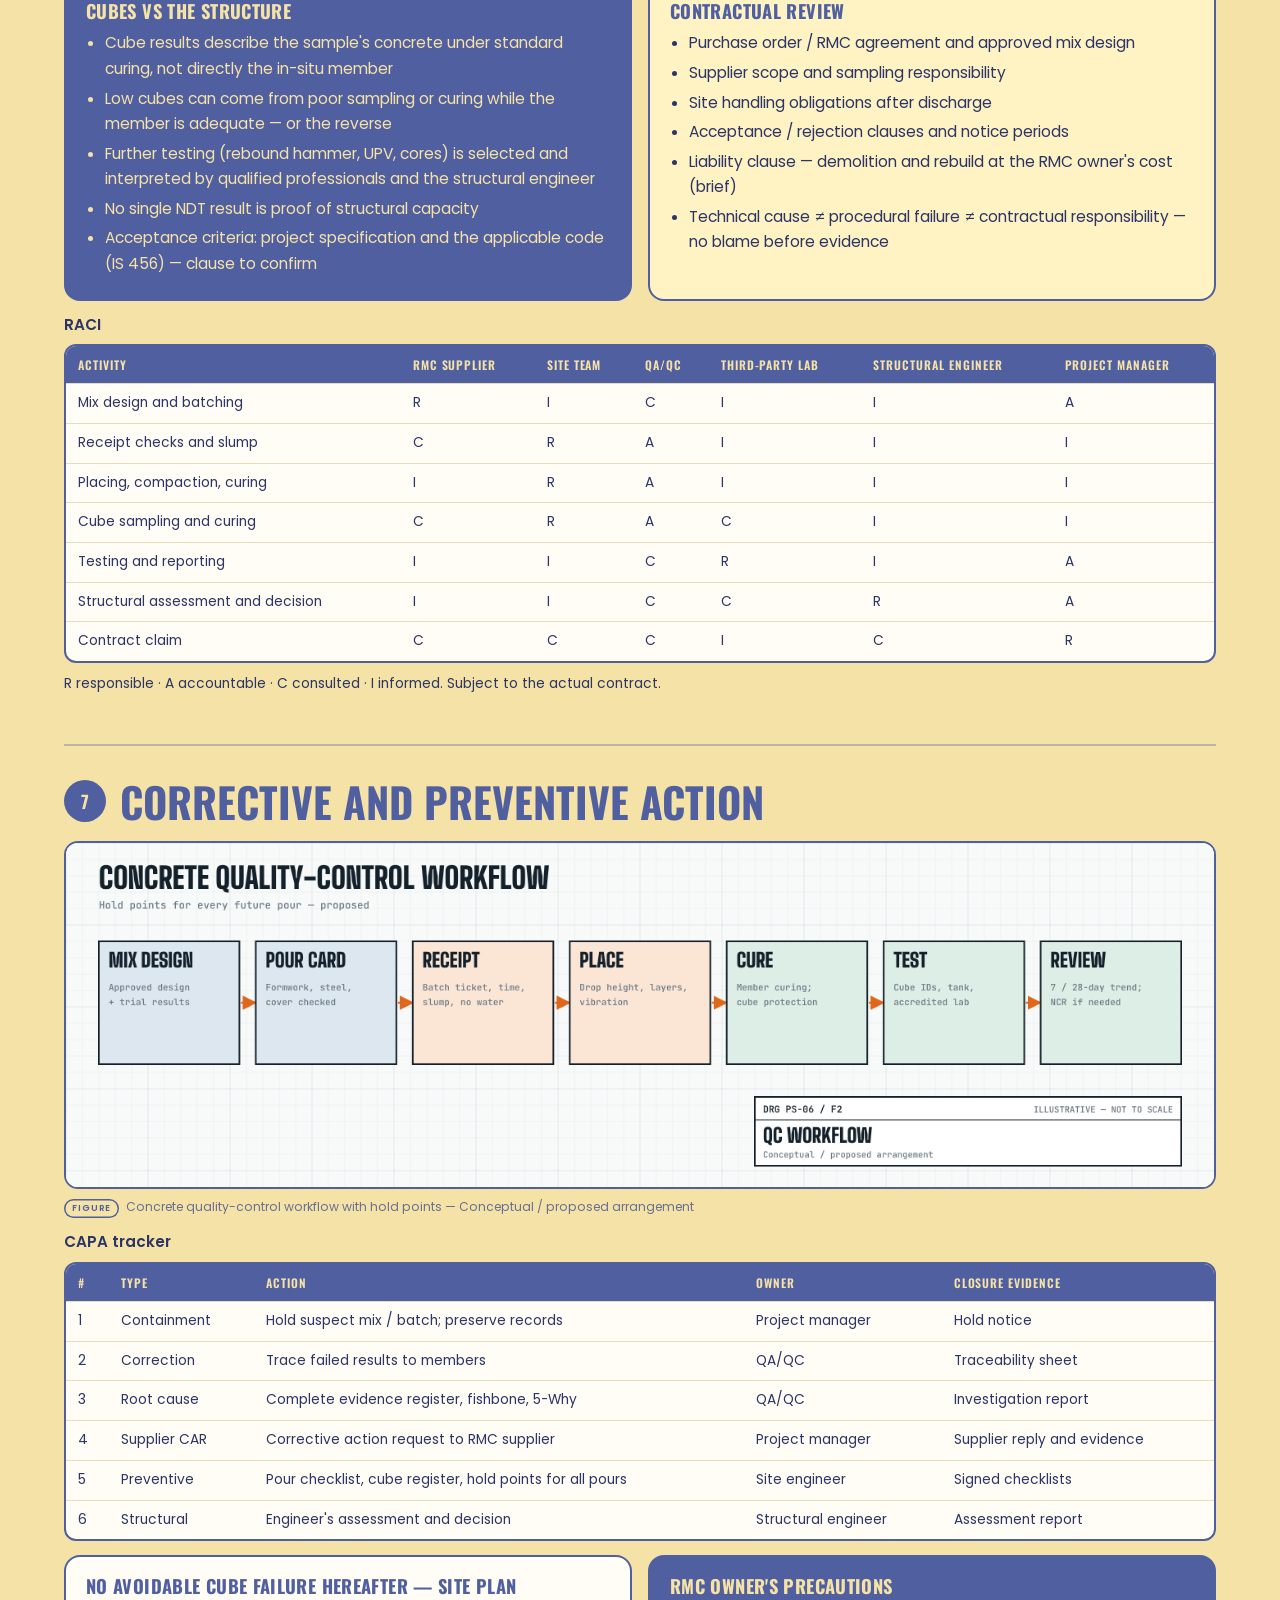
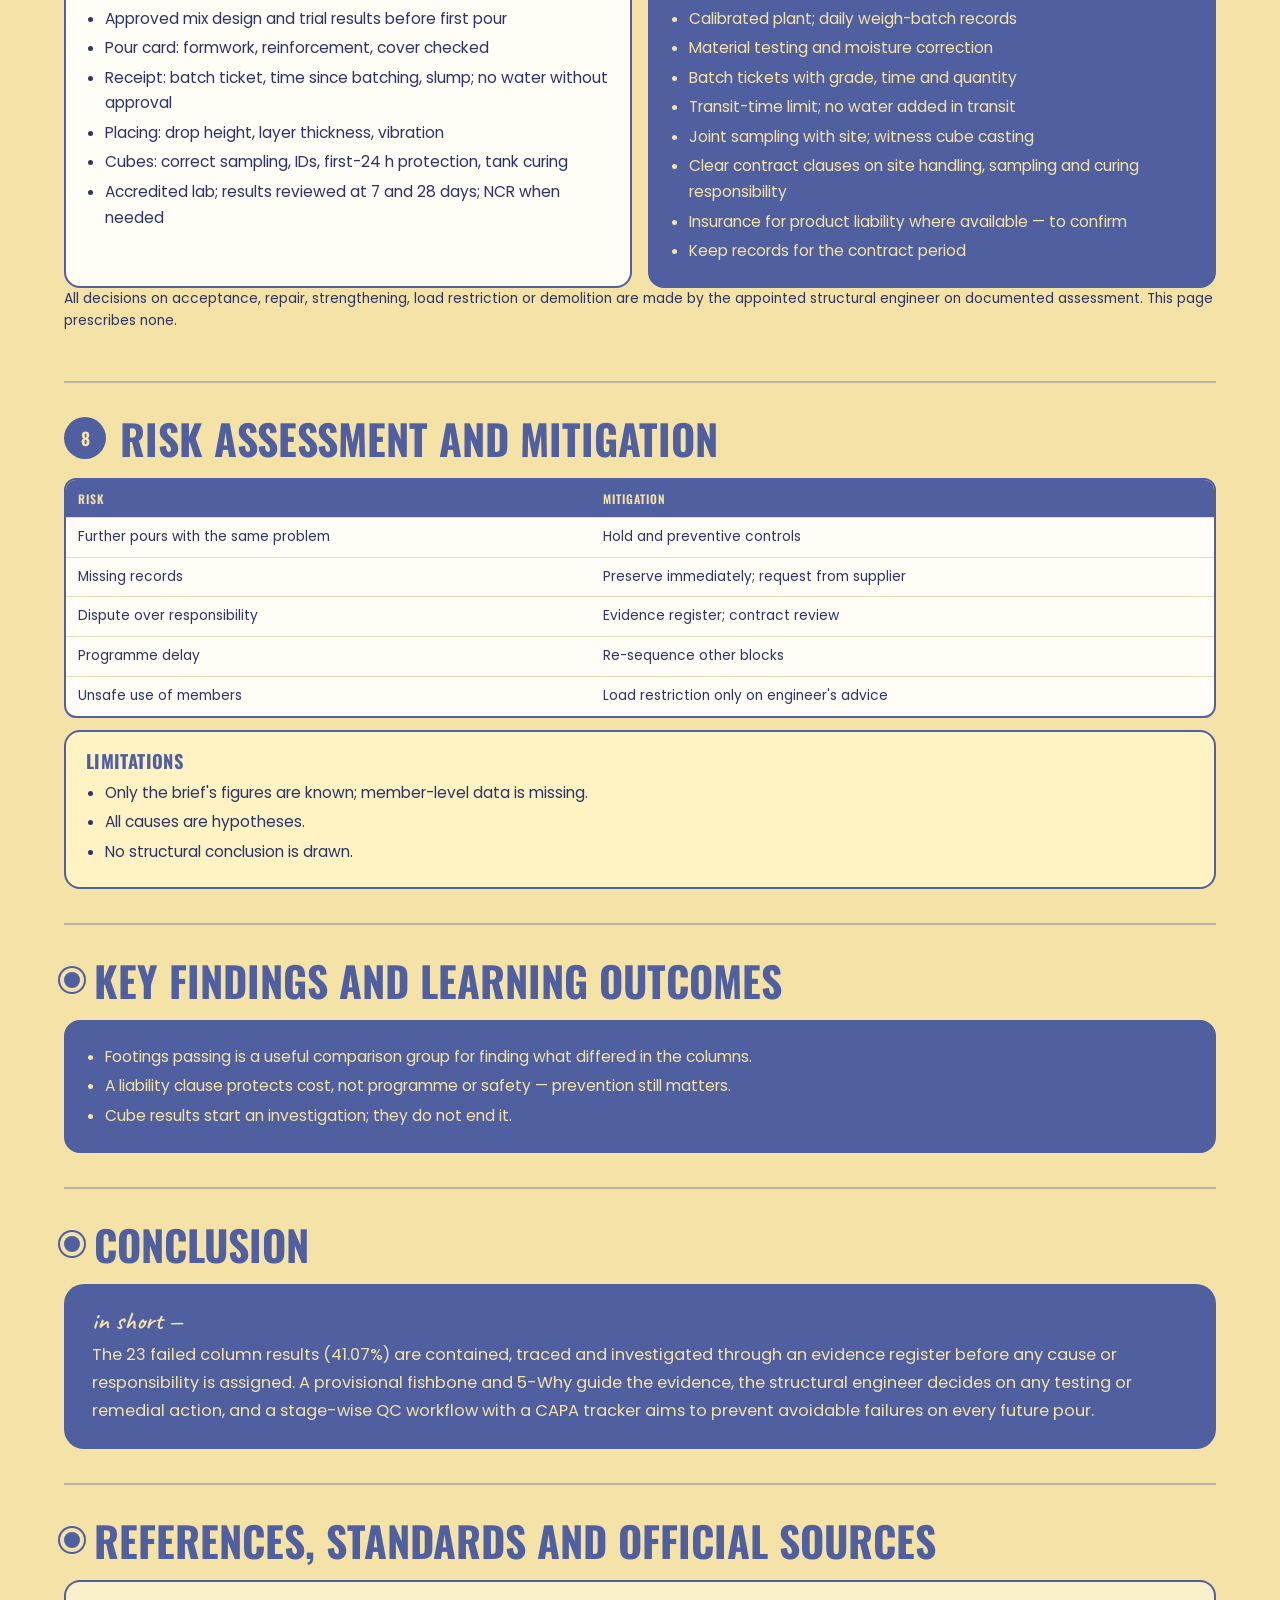
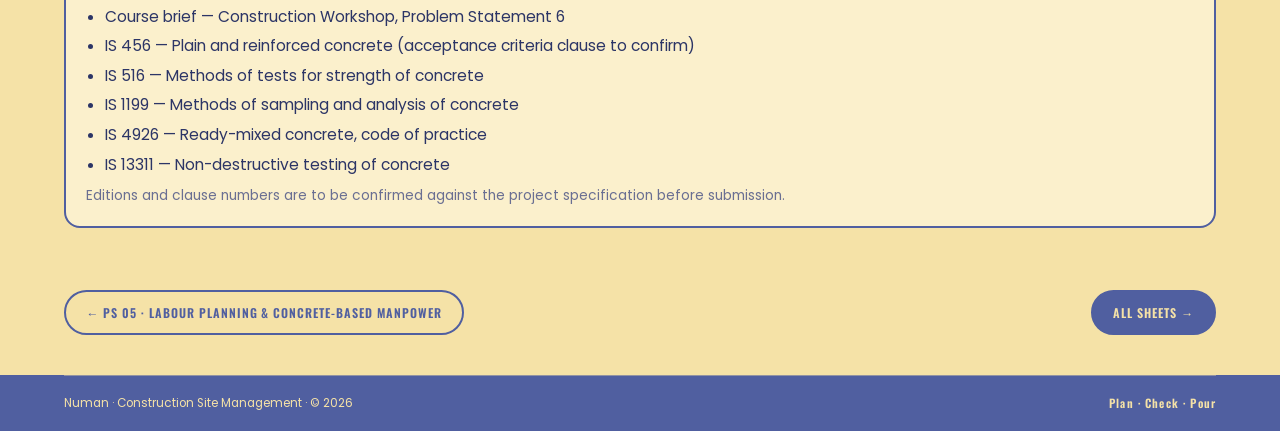
<file: work/ps6.html>
<!DOCTYPE html>
<html lang="en">
<head>
<meta charset="utf-8">
<meta name="viewport" content="width=device-width, initial-scale=1">
<title>PS 06 · Cube Test Failures — Investigation &amp; Prevention — Numan</title>
<meta name="description" content="Demonstrate the importance of site tests and the ramifications of material test failure.">
<link rel="icon" href="data:image/svg+xml,%3Csvg xmlns='http://www.w3.org/2000/svg' viewBox='0 0 32 32'%3E%3Crect width='32' height='32' rx='8' fill='%23505FA0'/%3E%3Cpath d='M10 26V14a6 6 0 0 1 12 0v12z' fill='%23F5E2A7'/%3E%3C/svg%3E">
<link rel="preconnect" href="https://fonts.googleapis.com"><link rel="preconnect" href="https://fonts.gstatic.com" crossorigin>
<link rel="stylesheet" href="https://fonts.googleapis.com/css2?family=Oswald:wght@500;600;700&family=Poppins:wght@400;500;600;700&family=Caveat:wght@600&display=swap">
<link rel="stylesheet" href="../assets/css/style.css">
</head>
<body>
<body>
<header class="topbar scrolled"><div class="wrap"><a class="brand" href="../index.html"><span class="mark"></span><span data-fill="firstName">Numan</span></a><button class="menu-btn" aria-label="Menu" aria-expanded="false">Menu</button><nav class="nav"><a href="../index.html">Home</a><a href="../index.html#about">About</a><a href="../index.html#workshop" class="on">Workshop</a><a href="../index.html#gallery">Gallery</a><a href="../index.html#contact">Contact</a></nav></div></header>
<main>
<div class="ps-band">
<div class="wrap ps-head">
<div class="crumbs"><a href="../index.html">Home</a> / <a href="../index.html#workshop">Construction Site Management</a> / Problem Statement 06</div>
<div class="mono" style="margin-top:8px;color:var(--ink-2)">Portfolio of Numan · Roll No. 254 · USN 01FE23BCV088 · School of Civil Engineering, KLE Technological University</div>
<h1><small>Problem Statement 06</small>Cube Test Failures — Investigation &amp; Prevention</h1>
<p class="theme"><b>Theme —</b> Demonstrate the importance of site tests and the ramifications of material test failure.</p>
<div class="titleblock"><div><label>Drg no.</label><span>PS-06</span></div><div><label>Columns</label><span>23 / 56 failed</span></div><div><label>Footings</label><span>106 / 106 passed</span></div><div><label>Sheet</label><span>6 of 6</span></div><div><label>Status</label><span>Individual work</span></div></div>
<div class="toc"><a href="#statement">Statement</a><a href="#context">Incident</a><a href="#objectives">Objectives</a><a href="#data">Containment &amp; evidence</a><a href="#approach">Root cause</a><a href="#analysis">Evaluation</a><a href="#plan">CAPA</a><a href="#risks">Risks</a><a href="#learning">Learning</a><a href="#conclusion">Conclusion</a><a href="#refs">References</a></div>
</div>
</div>
<div class="wrap ps-body">
<section class="rv" id="statement"><div class="sec-head"><span class="no">1</span><h2>Problem statement</h2></div><div class="card ink"><h4 style="color:#F6B07E">Official theme</h4><p style="margin:0 0 10px">To demonstrate the importance of various tests conducted on site and the ramifications of the failure of material tests.</p>
<div style="opacity:.92"><p>RCC work is in progress and the work has reached the ground floor
level in 3 blocks. Concrete cubes cast during the RCC work of all
footings and columns are sent out for testing by a third party testing
company. Out of 106 footings cast, all 106 have attained the required
strength. But out of 56 columns cast, 23 of them have failed the 28-day
compressive strength test. Since your own concrete plant is still being
set up, you had used local RMC for this work. The RMC owner has a clause
on the contract that states that any failure of strength attainment will
be his responsibility and he will bear the expenses to demolish the
failed structural component and rebuild it. This clause saved a lot of
financial loss to your company. But the RMC contractor still says there
was a mistake in the concreting at the site.</p>
<p>Brainstorm to figure out all the possibilities that might have gone
wrong. Also, develop a plan that will ensure no concrete cube test will
fail in this project hereafter. Also, from the RMC owner’s point of
view, what precautions should he take to ensure he does not face such
precarious conditions in the future.</p></div><p class="small" style="opacity:.7;margin:10px 0 0">Official wording from the course brief. The case figures are the faculty's scenario, not Numan's site records.</p></div><div style="margin-top:16px"><div class="slot"><figure class="ph contain" data-label="Cube moulds with IDs, curing tank and compression testing machine — Illustrative image — not an actual photograph of Numan's project/site." data-src="../images/ps6/illustration-cube-testing.png"></figure><div class="cap"><span class="tag ok">FIGURE</span> Cube moulds with IDs, curing tank and compression testing machine — Illustrative image — not an actual photograph of Numan's project/site.</div></div></div></section><section class="rv" id="context"><div class="sec-head"><span class="no">2</span><h2>Incident summary — facts vs unknowns</h2></div>
<div class="grid g3">
<div class="card red"><h4>Columns</h4><p><b>23 of 56</b> failed the 28-day test <span class="pill g">brief</span></p><p>23 ÷ 56 × 100 = <b>41.07%</b></p></div>
<div class="card green"><h4>Footings</h4><p><b>106 of 106</b> passed <span class="pill g">brief</span></p></div>
<div class="card blue"><h4>Supply</h4><p>Local RMC; own plant not yet running <span class="pill g">brief</span></p></div>
</div>
<div class="card orange" style="margin:14px 0"><h4>Link to the PS1 supply study</h4><p class="small" style="margin:0">PS1 compared an own batching plant (≈ ₹7.19 crore) with RMC (₹5,250–6,350/m³ by grade; ≈ ₹9.05 crore with placement labour, pumps, overhead and profit) and recommends its own plant, about ₹1.86 crore cheaper. Until that plant is running, local RMC is used — which is the situation in this brief. The group also visited the India RMC plant on Karwar Road, Hubballi, on 27/08/2026 <span class="pill g">PS1</span>.</p></div>
<p class="small">Confirmed facts are only those in the brief. The RMC contractor's claim of a site mistake is an <b>allegation</b> until evidence shows otherwise.</p></section><section class="rv" id="objectives"><div class="sec-head"><span class="no">3</span><h2>Objectives and scope</h2></div>
<ul class="tight"><li>Contain the problem and preserve evidence</li><li>Test every plausible cause against evidence</li><li>Separate technical cause, procedural failure and contractual responsibility</li><li>Leave structural decisions to the appointed structural engineer</li><li>Prevent any avoidable cube failure on future pours</li><li>Set out the RMC owner's own precautions</li></ul></section><section class="rv" id="data"><div class="sec-head"><span class="no">4</span><h2>Immediate containment and evidence register</h2></div>
<ol class="steps"><li><b>Hold</b>Stop further pours using the suspect mix / batch where appropriate.</li><li><b>Preserve</b>Keep remaining cubes, certificates, batch tickets, challans, pour cards, site diaries.</li><li><b>Trace</b>Map each failed result to member, batch and pour.</li><li><b>Notify</b>Project manager, QA/QC, RMC supplier and structural engineer, in writing.</li><li><b>No verdict</b>Do not declare any member safe or unsafe — that is the structural engineer's decision.</li></ol>
<h4 style="margin-top:14px">Evidence register</h4>
<div class="tbl-wrap"><table><thead><tr><th class="">Evidence</th><th class="">Held by</th><th class="">What it can show</th></tr></thead><tbody><tr><td class="">Cube sampling and curing records</td><td class="">Site / QA/QC</td><td class="">Correct sampling, first-24 h protection, tank curing</td></tr><tr><td class="">Lab accreditation, CTM calibration, test procedure</td><td class="">Third-party lab</td><td class="">Test validity</td></tr><tr><td class="">Cube dimensions, age, condition, failure mode</td><td class="">Third-party lab</td><td class="">Specimen and test quality</td></tr><tr><td class="">Slump / workability and fresh-concrete records</td><td class="">Site</td><td class="">Workability at receipt; possible water addition</td></tr><tr><td class="">Plant calibration, weigh-batch printouts, mix design, material certificates</td><td class="">RMC supplier</td><td class="">Correct proportions and materials</td></tr><tr><td class="">Water added at plant / site, admixture dosage, transit time</td><td class="">RMC / site</td><td class="">w/c ratio changes, workability loss</td></tr><tr><td class="">Placement, compaction, vibration, finishing, curing records</td><td class="">Site</td><td class="">In-situ quality</td></tr><tr><td class="">Weather, delays, segregation, bleeding</td><td class="">Site diary</td><td class="">Contributing conditions</td></tr><tr><td class="">Supplier and contractor communications</td><td class="">PM office</td><td class="">Notices and claims</td></tr></tbody></table></div></section><section class="rv" id="approach"><div class="sec-head"><span class="no">5</span><h2>Root-cause analysis (provisional)</h2></div>
<div class="slot"><figure class="ph contain" data-label="Fishbone of possible causes — Provisional; hypotheses only" data-src="../images/ps6/fishbone.png"></figure><div class="cap"><span class="tag ok">FIGURE</span> Fishbone of possible causes — Provisional; hypotheses only</div></div>
<h4 style="margin-top:14px">Hypotheses to test</h4>
<div class="tbl-wrap"><table><thead><tr><th class="">Hypothesis</th><th class="">Evidence that confirms or rejects it</th></tr></thead><tbody><tr><td class="">Incorrect mix proportions / batching error</td><td class="">Weigh-batch printouts, plant calibration</td></tr><tr><td class="">Moisture correction or aggregate grading issue</td><td class="">Plant material records</td></tr><tr><td class="">Excess or unauthorised water</td><td class="">Tickets, slump, site observation</td></tr><tr><td class="">Admixture dosage / compatibility</td><td class="">Dosage records, trials</td></tr><tr><td class="">Delayed delivery / workability loss</td><td class="">Dispatch and arrival times</td></tr><tr><td class="">Poor cube sampling, moulding, compaction or curing</td><td class="">Cube register, curing log</td></tr><tr><td class="">Laboratory / testing error</td><td class="">Accreditation, calibration, procedure</td></tr><tr><td class="">Poor placing, compaction or curing in the structure</td><td class="">Pour records — affects members more than cubes</td></tr><tr><td class="">Material quality or equipment calibration</td><td class="">Certificates, calibration records</td></tr></tbody></table></div>
</section><section class="rv" id="analysis"><div class="sec-head"><span class="no">6</span><h2>Technical evaluation and responsibility</h2></div>
<div class="grid g2">
<div class="card blue"><h4>Cubes vs the structure</h4><ul class="tight"><li>Cube results describe the sample's concrete under standard curing, not directly the in-situ member</li><li>Low cubes can come from poor sampling or curing while the member is adequate — or the reverse</li><li>Further testing (rebound hammer, UPV, cores) is selected and interpreted by qualified professionals and the structural engineer</li><li>No single NDT result is proof of structural capacity</li><li>Acceptance criteria: project specification and the applicable code (IS 456) — clause to confirm</li></ul></div>
<div class="card orange"><h4>Contractual review</h4><ul class="tight"><li>Purchase order / RMC agreement and approved mix design</li><li>Supplier scope and sampling responsibility</li><li>Site handling obligations after discharge</li><li>Acceptance / rejection clauses and notice periods</li><li>Liability clause — demolition and rebuild at the RMC owner's cost (brief)</li><li>Technical cause ≠ procedural failure ≠ contractual responsibility — no blame before evidence</li></ul></div>
</div>
<h4 style="margin-top:14px">RACI</h4>
<div class="tbl-wrap"><table><thead><tr><th class="">Activity</th><th class="">RMC supplier</th><th class="">Site team</th><th class="">QA/QC</th><th class="">Third-party lab</th><th class="">Structural engineer</th><th class="">Project manager</th></tr></thead><tbody><tr><td class="">Mix design and batching</td><td class="">R</td><td class="">I</td><td class="">C</td><td class="">I</td><td class="">I</td><td class="">A</td></tr><tr><td class="">Receipt checks and slump</td><td class="">C</td><td class="">R</td><td class="">A</td><td class="">I</td><td class="">I</td><td class="">I</td></tr><tr><td class="">Placing, compaction, curing</td><td class="">I</td><td class="">R</td><td class="">A</td><td class="">I</td><td class="">I</td><td class="">I</td></tr><tr><td class="">Cube sampling and curing</td><td class="">C</td><td class="">R</td><td class="">A</td><td class="">C</td><td class="">I</td><td class="">I</td></tr><tr><td class="">Testing and reporting</td><td class="">I</td><td class="">I</td><td class="">C</td><td class="">R</td><td class="">I</td><td class="">A</td></tr><tr><td class="">Structural assessment and decision</td><td class="">I</td><td class="">I</td><td class="">C</td><td class="">C</td><td class="">R</td><td class="">A</td></tr><tr><td class="">Contract claim</td><td class="">C</td><td class="">C</td><td class="">C</td><td class="">I</td><td class="">C</td><td class="">R</td></tr></tbody></table></div>
<p class="small">R responsible · A accountable · C consulted · I informed. Subject to the actual contract.</p></section><section class="rv" id="plan"><div class="sec-head"><span class="no">7</span><h2>Corrective and preventive action</h2></div>
<div class="slot"><figure class="ph contain" data-label="Concrete quality-control workflow with hold points — Conceptual / proposed arrangement" data-src="../images/ps6/qc-workflow.png"></figure><div class="cap"><span class="tag ok">FIGURE</span> Concrete quality-control workflow with hold points — Conceptual / proposed arrangement</div></div>
<h4 style="margin-top:14px">CAPA tracker</h4>
<div class="tbl-wrap"><table><thead><tr><th class="">#</th><th class="">Type</th><th class="">Action</th><th class="">Owner</th><th class="">Closure evidence</th></tr></thead><tbody><tr><td class="">1</td><td class="">Containment</td><td class="">Hold suspect mix / batch; preserve records</td><td class="">Project manager</td><td class="">Hold notice</td></tr><tr><td class="">2</td><td class="">Correction</td><td class="">Trace failed results to members</td><td class="">QA/QC</td><td class="">Traceability sheet</td></tr><tr><td class="">3</td><td class="">Root cause</td><td class="">Complete evidence register, fishbone, 5-Why</td><td class="">QA/QC</td><td class="">Investigation report</td></tr><tr><td class="">4</td><td class="">Supplier CAR</td><td class="">Corrective action request to RMC supplier</td><td class="">Project manager</td><td class="">Supplier reply and evidence</td></tr><tr><td class="">5</td><td class="">Preventive</td><td class="">Pour checklist, cube register, hold points for all pours</td><td class="">Site engineer</td><td class="">Signed checklists</td></tr><tr><td class="">6</td><td class="">Structural</td><td class="">Engineer's assessment and decision</td><td class="">Structural engineer</td><td class="">Assessment report</td></tr></tbody></table></div>
<div class="grid g2" style="margin-top:14px">
<div class="card green"><h4>No avoidable cube failure hereafter — site plan</h4><ul class="tight"><li>Approved mix design and trial results before first pour</li><li>Pour card: formwork, reinforcement, cover checked</li><li>Receipt: batch ticket, time since batching, slump; no water without approval</li><li>Placing: drop height, layer thickness, vibration</li><li>Cubes: correct sampling, IDs, first-24 h protection, tank curing</li><li>Accredited lab; results reviewed at 7 and 28 days; NCR when needed</li></ul></div>
<div class="card blue"><h4>RMC owner's precautions</h4><ul class="tight"><li>Calibrated plant; daily weigh-batch records</li><li>Material testing and moisture correction</li><li>Batch tickets with grade, time and quantity</li><li>Transit-time limit; no water added in transit</li><li>Joint sampling with site; witness cube casting</li><li>Clear contract clauses on site handling, sampling and curing responsibility</li><li>Insurance for product liability where available — to confirm</li><li>Keep records for the contract period</li></ul></div>
</div>
<p class="small">All decisions on acceptance, repair, strengthening, load restriction or demolition are made by the appointed structural engineer on documented assessment. This page prescribes none.</p></section><section class="rv" id="risks"><div class="sec-head"><span class="no">8</span><h2>Risk assessment and mitigation</h2></div>
<div class="tbl-wrap"><table><thead><tr><th class="">Risk</th><th class="">Mitigation</th></tr></thead><tbody><tr><td class="">Further pours with the same problem</td><td class="">Hold and preventive controls</td></tr><tr><td class="">Missing records</td><td class="">Preserve immediately; request from supplier</td></tr><tr><td class="">Dispute over responsibility</td><td class="">Evidence register; contract review</td></tr><tr><td class="">Programme delay</td><td class="">Re-sequence other blocks</td></tr><tr><td class="">Unsafe use of members</td><td class="">Load restriction only on engineer's advice</td></tr></tbody></table></div>
<div class="card orange" style="margin-top:12px"><h4>Limitations</h4><ul class="tight"><li>Only the brief's figures are known; member-level data is missing.</li><li>All causes are hypotheses.</li><li>No structural conclusion is drawn.</li></ul></div></section><section class="rv" id="learning"><div class="sec-head"><span class="no"></span><h2>Key findings and learning outcomes</h2></div><div class="card blue"><ul class="tight"><li>Footings passing is a useful comparison group for finding what differed in the columns.</li><li>A liability clause protects cost, not programme or safety — prevention still matters.</li><li>Cube results start an investigation; they do not end it.</li></ul></div></section><section class="rv" id="conclusion"><div class="sec-head"><span class="no"></span><h2>Conclusion</h2></div><div class="callout">The 23 failed column results (41.07%) are contained, traced and investigated through an evidence register before any cause or responsibility is assigned.
A provisional fishbone and 5-Why guide the evidence, the structural engineer decides on any testing or remedial action, and a stage-wise QC workflow with a CAPA tracker aims to prevent avoidable failures on every future pour.</div></section><section class="rv" id="refs"><div class="sec-head"><span class="no"></span><h2>References, standards and official sources</h2></div><div class="card"><ul class="tight"><li>Course brief — Construction Workshop, Problem Statement 6</li><li>IS 456 — Plain and reinforced concrete (acceptance criteria clause to confirm)</li><li>IS 516 — Methods of tests for strength of concrete</li><li>IS 1199 — Methods of sampling and analysis of concrete</li><li>IS 4926 — Ready-mixed concrete, code of practice</li><li>IS 13311 — Non-destructive testing of concrete</li></ul><p class="small muted" style="margin:8px 0 0">Editions and clause numbers are to be confirmed against the project specification before submission.</p></div></section>
<div class="pager"><a href="ps5.html">← PS 05 · Labour Planning &amp; Concrete-Based Manpower</a><a href="../index.html#workshop">All sheets →</a></div>
</div>

</main>
<footer><div class="wrap"><span><span data-fill="fullName">Numan</span> · Construction Site Management · © <span data-year></span></span><span class="y">Plan · Check · Pour</span></div></footer>
<script src="../assets/js/config.js"></script>
<script src="../assets/js/site.js"></script>
</body>
</html>
</file>
<file: assets/css/style.css>
/* VOICE: friendly, confident student creator — warm, rounded, two-colour print.
   IDEA: a creator's media kit / zine cover for a site engineer in training.
   PICTURE: giant PORTFOLIO masthead with the portrait set into an arch in place of the F.
   COLOUR and TYPE: butter yellow and periwinkle blue only; Oswald display, Poppins text, Caveat handwriting.
   LAYOUT: alternating butter and blue bands; rounded outline cards; PS sheets reskinned in the same two colours. */

:root{
  color-scheme:light;
  --butter:#F5E2A7; --butter-2:#FBF0CC; --blue:#505FA0; --blue-d:#3E4B85; --ink:#2C3566; --ink-2:#4A5384;
  --muted:#6A6F92; --line:#C9BE95; --white:#FFFDF6; --red:#B8433A;
  --display:"Oswald","Arial Narrow",Impact,sans-serif;
  --body:"Poppins",system-ui,-apple-system,"Segoe UI",sans-serif;
  --hand:"Caveat","Segoe Print",cursive;
  --mono:"Poppins",system-ui,sans-serif;
  --hatch:repeating-linear-gradient(135deg,rgba(245,226,167,.16) 0 1px,transparent 1px 12px);
  --r:16px;
}
*{box-sizing:border-box;min-width:0}
html{scroll-behavior:smooth;scroll-padding-top:70px}
body{margin:0;background:var(--butter);color:var(--ink);font:15.5px/1.65 var(--body);overflow-x:clip}
img{max-width:100%;display:block}
a{color:inherit}
h1,h2,h3{font-family:var(--display);font-weight:700;line-height:1.04;text-transform:uppercase;text-wrap:balance;margin:0 0 .4em;color:var(--blue)}
h4{font:600 .95rem/1.3 var(--body);margin:0 0 .5em}
p{margin:0 0 1em}
.wrap{width:min(1180px,100% - 2*max(5vw,16px));margin-inline:auto}
.mono{font:500 .74rem var(--body);letter-spacing:.04em}
.small{font-size:.86rem}.muted{color:var(--muted)}

/* ---------- top bar ---------- */
.topbar{position:sticky;top:0;z-index:50;background:var(--butter)}
.topbar .wrap{display:flex;align-items:center;justify-content:center;gap:18px;min-height:58px}
.brand{position:absolute;left:max(5vw,16px);font:700 1.05rem var(--display);text-transform:uppercase;color:var(--blue);text-decoration:none;opacity:0;transition:opacity .25s}
.topbar.scrolled .brand{opacity:1}
.brand .mark{display:none}
.nav{display:flex;gap:clamp(14px,3vw,38px);align-items:center;flex-wrap:wrap}
.nav a{text-decoration:none;font:600 .78rem var(--display);letter-spacing:.12em;text-transform:uppercase;color:var(--ink);padding:8px 2px;border-bottom:2px solid transparent}
.nav a:hover,.nav a.on{border-color:var(--blue);color:var(--blue)}
.menu-btn{display:none;background:var(--blue);color:var(--butter);border:0;border-radius:99px;font:600 .8rem var(--display);letter-spacing:.1em;text-transform:uppercase;padding:10px 18px;min-height:44px;cursor:pointer;margin-left:auto}
@media(max-width:700px){
  .brand{position:static;opacity:1;margin-right:auto}
  .topbar .wrap{justify-content:space-between}
  .menu-btn{display:block}
  .nav{display:none;position:absolute;left:0;right:0;top:100%;background:var(--butter);flex-direction:column;align-items:stretch;padding:8px 16px 16px;border-bottom:2px solid var(--blue)}
  .nav.open{display:flex}.nav a{padding:12px}
}

/* ---------- buttons, pills, chips ---------- */
.btn{display:inline-flex;align-items:center;gap:8px;min-height:44px;padding:10px 22px;border-radius:99px;background:var(--blue);color:var(--butter);font:600 .8rem var(--display);letter-spacing:.08em;text-transform:uppercase;text-decoration:none;border:0;cursor:pointer}
.btn:hover{background:var(--blue-d)}
.btn.ghost{background:transparent;color:inherit;box-shadow:inset 0 0 0 2px currentColor}
.btn:focus-visible,.nav a:focus-visible,a:focus-visible{outline:3px solid var(--ink);outline-offset:2px}
.pill{display:inline-block;font:600 .64rem/1 var(--body);letter-spacing:.05em;text-transform:uppercase;padding:4px 9px;border-radius:99px;vertical-align:middle;margin-left:4px;white-space:nowrap}
.pill.g{background:#E3E6F5;color:var(--blue-d)}
.pill.a{background:#FFF3C4;color:#7A5A00;box-shadow:inset 0 0 0 1px #D9B94A}
.pill.b{background:var(--blue);color:var(--butter)}
.pill.r{background:#F6D9D4;color:var(--red)}
.chips{display:flex;flex-wrap:wrap;gap:8px}
.chips span{border:1.5px solid currentColor;border-radius:99px;padding:5px 12px;font-size:.74rem}

/* ---------- home: masthead ---------- */
.mast{padding:8px 0 clamp(28px,4vw,44px);overflow:hidden}
.mast .csm{font:700 clamp(1.4rem,2.6vw,2rem)/1 var(--display);color:var(--blue);margin:6px 0 -2px}
.word{display:flex;align-items:flex-end;justify-content:space-between;font:700 clamp(3.6rem,17vw,13.5rem)/.86 var(--display);color:var(--blue);text-transform:uppercase;letter-spacing:-.01em;margin:0}
.arch{position:relative;flex:none;width:.66em;height:1.06em;margin:0 .02em -.18em;border-radius:.33em .33em 10px 10px;overflow:hidden;background:var(--blue)}
.arch img{width:100%;height:100%;object-fit:cover;object-position:50% 20%}
.mast-row{display:flex;justify-content:space-between;align-items:flex-start;gap:20px;margin-top:22px;flex-wrap:wrap}
.mast-row p{max-width:330px;font-size:.84rem;font-weight:600;margin:0}
.idpills{display:flex;gap:8px;flex-wrap:wrap}
.idpills > span{border:1.5px solid var(--ink);border-radius:99px;padding:6px 14px;font-size:.74rem;font-weight:600;white-space:nowrap}

/* ---------- home: blue intro ---------- */
.blueband{background:var(--blue);color:var(--butter)}
.blueband h1,.blueband h2,.blueband h3{color:var(--butter)}
.band{padding:clamp(48px,7vw,88px) 0}
.hi{display:grid;grid-template-columns:1.15fr 1fr;gap:clamp(28px,5vw,60px);align-items:center}
.hi h2{font-size:clamp(3rem,7vw,5rem);text-transform:none;margin-bottom:.3em}
.hi .lead{font-size:.95rem;max-width:520px}
.hi .strong{font-weight:600}
.hstats{display:grid;grid-template-columns:repeat(4,minmax(0,1fr));gap:10px;margin:26px 0;text-align:center}
.hstats .n{font:700 clamp(2.2rem,4.4vw,3rem)/1 var(--display)}
.hstats .l{font:600 .62rem/1.3 var(--body);letter-spacing:.06em;text-transform:uppercase;margin-top:6px}
.studentbar{display:flex;gap:18px;flex-wrap:wrap;align-items:center;border:2px solid var(--butter);border-radius:14px;padding:11px 18px;font-size:.76rem}
.studentbar b{font:700 .6rem var(--body);letter-spacing:.12em;text-transform:uppercase}
.photoframe{position:relative;border:3px solid var(--butter);border-radius:20px;overflow:hidden;aspect-ratio:1;background:var(--hatch)}
.photoframe img{width:100%;height:100%;object-fit:cover}
.photoframe .hand{position:absolute;right:16px;bottom:12px;font:600 1.9rem var(--hand);color:var(--butter);text-shadow:0 2px 8px rgba(30,35,80,.55);transform:rotate(-5deg)}
@media(max-width:860px){.hi{grid-template-columns:1fr}.hstats{grid-template-columns:1fr 1fr}}

/* ---------- topics + process ---------- */
.topics{display:grid;grid-template-columns:1.2fr 1fr;gap:clamp(24px,4vw,50px);align-items:start}
.bigh{font-size:clamp(3.2rem,8vw,5.6rem);line-height:.95}
.tgrid{display:grid;grid-template-columns:1fr 1fr;gap:10px}
.tgrid span{display:flex;align-items:center;gap:12px;background:var(--blue);color:var(--butter);border-radius:10px;padding:10px 14px;font:600 .88rem/1.2 var(--display);letter-spacing:.04em;text-transform:uppercase}
.tgrid i{font:600 .62rem var(--body);font-style:normal;border:1.5px solid var(--butter);border-radius:6px;width:24px;height:24px;display:grid;place-items:center;flex:none}
.tside{text-align:right}
.tside .q{font:400 clamp(1.2rem,2.2vw,1.5rem)/1.35 var(--body);color:var(--blue);margin-bottom:14px}
.tside em{font-size:.84rem}
.sumbar{display:grid;grid-template-columns:repeat(3,minmax(0,1fr));gap:12px;background:var(--blue);color:var(--butter);border-radius:12px;padding:16px 20px;margin-top:30px}
.sumbar div{display:flex;align-items:baseline;gap:10px;font:600 .62rem var(--body);letter-spacing:.1em;text-transform:uppercase}
.sumbar b{font:700 1.7rem var(--display)}
@media(max-width:820px){.topics{grid-template-columns:1fr}.tside{text-align:left}.sumbar{grid-template-columns:1fr}}
@media(max-width:480px){.tgrid{grid-template-columns:1fr}}
.process{display:grid;grid-template-columns:auto 1fr;gap:clamp(20px,4vw,40px);align-items:center;margin-top:20px}
.circle{width:clamp(150px,20vw,190px);aspect-ratio:1;border-radius:50%;background:var(--blue);color:var(--butter);display:grid;place-items:center;text-align:center;font:700 clamp(1.3rem,2.4vw,1.7rem)/1.05 var(--display);text-transform:uppercase;box-shadow:0 0 0 6px var(--butter),0 0 0 8px var(--blue)}
.psteps{display:grid;gap:12px}
.psteps div{display:flex;gap:14px;align-items:center;background:var(--blue);color:var(--butter);border-radius:99px;padding:10px 22px 10px 12px}
.psteps div:nth-child(2){margin-left:20px}
.psteps i{font:600 .7rem var(--body);font-style:normal;width:32px;height:32px;border-radius:50%;background:var(--butter);color:var(--blue);display:grid;place-items:center;flex:none}
.psteps b{display:block;font:700 1rem var(--display);text-transform:uppercase;letter-spacing:.04em}
.psteps span{font-size:.78rem}
@media(max-width:640px){.process{grid-template-columns:1fr;justify-items:center}.psteps div:nth-child(2){margin-left:0}}

/* ---------- case studies ---------- */
.eyebrow{font:600 .66rem var(--body);letter-spacing:.2em;text-transform:uppercase;text-align:center}
.centerh{text-align:center;font-size:clamp(2.6rem,7vw,5rem);margin:.1em 0 .2em}
.centerp{text-align:center;max-width:520px;margin:0 auto 34px;font-size:.88rem}
.cards{display:grid;grid-template-columns:repeat(3,minmax(0,1fr));gap:18px}
@media(max-width:900px){.cards{grid-template-columns:1fr 1fr}}
@media(max-width:600px){.cards{grid-template-columns:1fr}}
.pcard{display:flex;flex-direction:column;border:2.5px solid var(--butter);border-radius:18px;overflow:hidden;text-decoration:none;color:var(--butter);transition:transform .2s}
.pcard:hover{transform:translateY(-4px)}
.pcard .top{position:relative;background:var(--hatch);padding:18px 16px 10px;display:flex;justify-content:space-between;align-items:flex-end}
.pcard .big{font:700 clamp(3.4rem,6vw,4.4rem)/.9 var(--display)}
.pcard .kind{background:var(--butter);color:var(--blue);border-radius:99px;font:600 .58rem var(--body);letter-spacing:.12em;text-transform:uppercase;padding:5px 12px;margin-bottom:8px}
.pcard .ttl{background:var(--butter);color:var(--blue);padding:12px 16px}
.pcard .ttl small{display:block;font:600 .56rem var(--body);letter-spacing:.14em;text-transform:uppercase;margin-bottom:3px}
.pcard .ttl h3{font-size:1.15rem;margin:0;color:var(--blue)}
.pcard .del{padding:14px 16px 16px;display:flex;flex-direction:column;flex:1}
.pcard .del small{font:600 .56rem var(--body);letter-spacing:.14em;text-transform:uppercase;margin-bottom:8px}
.pcard .chips span{font-size:.66rem;padding:3px 10px}
.pcard .open{margin-top:auto;padding-top:16px;font:600 .62rem var(--body);letter-spacing:.12em;text-transform:uppercase}
.ctabar{display:flex;justify-content:space-between;align-items:center;gap:16px;flex-wrap:wrap;background:var(--butter);color:var(--blue);border-radius:14px;padding:14px 18px;margin-top:22px}
.ctabar b{font:700 1.15rem/1.05 var(--display);text-transform:uppercase;max-width:200px}
.ctabar span{font-size:.82rem}

/* ---------- visits, gallery, contact ---------- */
.vgrid{display:grid;grid-template-columns:1fr 1fr;gap:18px}
@media(max-width:760px){.vgrid{grid-template-columns:1fr}}
.vcard{border:2.5px solid var(--blue);border-radius:16px;padding:18px 20px}
.vcard .vh{display:flex;justify-content:space-between;align-items:center;gap:10px;flex-wrap:wrap}
.vcard h3{font-size:1.45rem;margin:0}
.vcard .date{background:var(--blue);color:var(--butter);border-radius:99px;padding:4px 12px;font-size:.7rem;font-weight:600;white-space:nowrap}
.vcard b{display:block;font-size:.84rem;margin:6px 0}
.vcard p{font-size:.84rem;margin:0}
.gal{display:grid;grid-template-columns:repeat(3,minmax(0,1fr));gap:18px}
@media(max-width:760px){.gal{grid-template-columns:1fr}}
.gal figure{margin:0}
.gal .ph{border:2.5px solid var(--blue);border-radius:18px;aspect-ratio:1;min-height:0}
.gal .ph.has-img img{height:100%;object-fit:cover}
.gal figcaption{font-size:.76rem;margin-top:8px}
.contact{display:grid;grid-template-columns:1fr 1fr;gap:clamp(24px,5vw,60px);align-items:center}
.contact h2{font-size:clamp(3.6rem,9vw,6.4rem);line-height:.9}
@media(max-width:760px){.contact{grid-template-columns:1fr}}
.crow{display:flex;justify-content:space-between;align-items:center;gap:12px;border:2px solid var(--butter);border-radius:12px;padding:11px 16px;margin-bottom:10px;text-decoration:none;min-height:48px;flex-wrap:wrap}
.crow b{font:600 .8rem var(--display);letter-spacing:.08em;text-transform:uppercase}
.crow span{font-size:.84rem;overflow-wrap:anywhere}
.crow.fill2{background:var(--butter);color:var(--blue)}
a.crow:hover{background:rgba(245,226,167,.12)}

/* ---------- footer ---------- */
footer{background:var(--blue);color:var(--butter);font-size:.74rem}
footer .wrap{display:flex;justify-content:space-between;gap:12px;flex-wrap:wrap;padding:18px 0;border-top:1px solid rgba(245,226,167,.4)}
footer .y{font:600 .72rem var(--display);letter-spacing:.1em}

/* ---------- problem-statement sheets ---------- */
.ps-band{background:var(--blue);color:var(--butter)}
.ps-head{padding:clamp(26px,4vw,44px) 0 10px}
.ps-band .ps-head .mono{color:rgba(245,226,167,.8)!important}
.crumbs{font-size:.78rem;opacity:.9}.crumbs a{color:var(--butter);font-weight:600}
.ps-head h1{font-size:clamp(2.6rem,6.4vw,4.8rem);margin:14px 0 12px;color:var(--butter)}
.ps-head h1 small{display:table;font:600 .66rem var(--body);letter-spacing:.14em;color:var(--blue);background:var(--butter);border-radius:99px;padding:5px 12px;margin-bottom:14px}
.ps-head .theme{max-width:760px;font-size:.98rem}
.titleblock{display:grid;grid-template-columns:repeat(5,minmax(0,1fr));border:2px solid var(--butter);border-radius:14px;overflow:hidden;margin:22px 0 18px}
.titleblock div{padding:10px 14px;border-right:1px solid rgba(245,226,167,.35)}
.titleblock div:last-child{border-right:0;background:var(--butter);color:var(--blue)}
.titleblock label{display:block;font:600 .56rem var(--body);letter-spacing:.14em;text-transform:uppercase;opacity:.75}
.titleblock span{font:600 1rem var(--display);letter-spacing:.03em}
@media(max-width:700px){.titleblock{grid-template-columns:1fr 1fr}.titleblock div{border-bottom:1px solid rgba(245,226,167,.35)}}
.toc{display:flex;gap:6px;overflow-x:auto;padding:6px 0 28px}
.toc a{flex:none;text-decoration:none;font:600 .7rem var(--display);letter-spacing:.08em;text-transform:uppercase;padding:7px 14px;border:1.5px solid var(--butter);border-radius:99px}
.toc a:hover{background:var(--butter);color:var(--blue)}
.ps-body{padding:clamp(26px,4vw,44px) 0 40px}
.ps-body section{padding:clamp(22px,3vw,34px) 0;border-bottom:2px solid rgba(80,95,160,.35)}
.ps-body section:last-of-type{border-bottom:0}
.sec-head{display:flex;align-items:center;gap:14px;margin-bottom:18px}
.sec-head .no{font:700 1.1rem var(--display);color:var(--butter);background:var(--blue);width:42px;height:42px;border-radius:50%;display:grid;place-items:center;flex:none}
.sec-head .no:empty{width:16px;height:16px;box-shadow:0 0 0 4px var(--butter),0 0 0 6px var(--blue)}
.sec-head h2{font-size:clamp(1.8rem,3.6vw,2.6rem);margin:0}
.sec-head .aside{margin-left:auto;font-size:.8rem;color:var(--muted)}
.split{display:grid;grid-template-columns:1fr 1fr;gap:28px}
.grid{display:grid;gap:16px}
.g2{grid-template-columns:repeat(2,minmax(0,1fr))}
.g3{grid-template-columns:repeat(3,minmax(0,1fr))}
@media(max-width:820px){.split,.g2,.g3{grid-template-columns:1fr}}
.card{background:var(--butter-2);padding:18px 20px;border:2px solid var(--blue);border-radius:var(--r)}
.card.blue{background:var(--blue);color:var(--butter)}
.card.blue h4{color:var(--butter)}
.card.blue .tbl-wrap{color:var(--ink)}
.card.green{background:var(--white)}
.card.orange{background:#FFF3C4}
.card.red{background:#F8E1DC;border-color:var(--red)}
.card.ink{background:var(--blue);color:var(--butter)}
.card.ink h4[style]{color:var(--butter)!important}
.card h4{font:700 1.15rem/1.15 var(--display);text-transform:uppercase;letter-spacing:.02em;color:var(--blue)}
.card.red h4{color:var(--red)}
.card > *:last-child{margin-bottom:0}
ul.tight,ol.tight{margin:0;padding-left:1.2em}
ul.tight li,ol.tight li{margin:4px 0}
.callout{background:var(--blue);color:var(--butter);border-radius:20px;padding:24px 28px;font-size:1.02rem;line-height:1.7}
.callout::before{content:"in short —";display:block;font:600 1.6rem/1 var(--hand);margin-bottom:8px}
.eq{background:var(--blue);color:var(--butter);font:500 .84rem var(--body);padding:12px 18px;border-radius:12px;margin:12px 0;overflow-x:auto}
.fill{background:#FFF3C4;color:#7A5A00;border-radius:6px;padding:1px 6px;font-size:.85em;font-weight:600}
.tbl-wrap{overflow-x:auto;margin:10px 0;border:2px solid var(--blue);border-radius:12px;background:var(--white)}
table{border-collapse:collapse;width:100%;font-size:.86rem}
th{background:var(--blue);color:var(--butter);text-align:left;font:600 .74rem var(--display);letter-spacing:.08em;text-transform:uppercase;padding:10px 12px;white-space:nowrap}
td{padding:8px 12px;border-top:1px solid #E6DDBA;vertical-align:top}
td.num,th.num{text-align:right;font-variant-numeric:tabular-nums}
tr.total td{font-weight:700;background:var(--butter)}
.steps{counter-reset:s;list-style:none;padding:0;margin:0;display:grid;gap:8px}
.steps li{counter-increment:s;position:relative;padding:11px 16px 11px 58px;background:var(--white);border:2px solid var(--blue);border-radius:99px;font-size:.88rem}
.steps li::before{content:counter(s,decimal-leading-zero);position:absolute;left:10px;top:50%;transform:translateY(-50%);width:34px;height:34px;border-radius:50%;background:var(--blue);color:var(--butter);display:grid;place-items:center;font:600 .74rem var(--body)}
.steps li b{display:block;font:700 .92rem var(--display);text-transform:uppercase;letter-spacing:.04em;color:var(--blue)}
.mom{background:var(--butter-2);border:2px solid var(--blue);border-radius:20px;padding:clamp(16px,3vw,26px)}
.mom-head{display:flex;justify-content:space-between;gap:14px;flex-wrap:wrap;align-items:flex-start}
.mom-head .mono{color:var(--blue)!important;font-weight:700;text-transform:uppercase;letter-spacing:.1em}
.mom-head h3{font-size:1.6rem}
.badge{background:var(--blue);color:var(--butter);border-radius:12px;padding:8px 12px;font-size:.74rem;max-width:360px}
.pager{display:flex;justify-content:space-between;gap:12px;flex-wrap:wrap;padding-top:28px}
.pager a{text-decoration:none;border:2px solid var(--blue);color:var(--blue);padding:11px 20px;border-radius:99px;font:600 .76rem var(--display);letter-spacing:.08em;text-transform:uppercase;min-height:44px;display:inline-flex;align-items:center}
.pager a:last-child{background:var(--blue);color:var(--butter)}
.legend{display:flex;gap:16px;font-size:.8rem;margin-top:6px}
.legend i{display:inline-block;width:12px;height:12px;border-radius:3px;margin-right:6px;vertical-align:-1px}
.bars svg{width:100%;height:auto;background:var(--white);border:2px solid var(--blue);border-radius:12px}

/* image slots (filled by site.js) */
.slot{margin:0}
.ph{position:relative;margin:0;overflow:hidden;background:repeating-linear-gradient(135deg,rgba(80,95,160,.13) 0 1px,transparent 1px 12px),var(--butter-2);border:2px solid var(--blue);border-radius:14px;min-height:180px;display:grid;place-items:center}
.ph.r43{aspect-ratio:4/3;min-height:0}
.ph.has-img{background:var(--white);min-height:0}
.ph.has-img img{width:100%;height:auto}
.ph.r43.has-img img{height:100%;object-fit:cover}
.ph.contain.has-img img{object-fit:contain;background:#fff}
.ph-in{text-align:center;padding:18px;font:600 .66rem var(--body);letter-spacing:.14em;text-transform:uppercase;color:var(--blue);max-width:340px}
.ph-ico{display:none}
.ph-f{font-size:.62rem;opacity:.6;margin-top:4px;overflow-wrap:anywhere;text-transform:none;letter-spacing:0}
.cap{font-size:.76rem;color:var(--muted);margin-top:8px}
.tag{display:inline-block;background:var(--blue);color:var(--butter);font:600 .56rem var(--body);letter-spacing:.1em;padding:3px 8px;border-radius:99px;margin-right:4px}
.tag.ok{background:var(--butter);color:var(--blue);box-shadow:inset 0 0 0 1.5px var(--blue)}
.blank{display:inline-block;min-width:120px;border-bottom:1px dashed currentColor;opacity:.5}

/* reveal */
.rv{opacity:0;transform:translateY(14px);transition:opacity .55s ease,transform .55s ease}
.rv.in{opacity:1;transform:none}
@media(prefers-reduced-motion:reduce){.rv{opacity:1;transform:none;transition:none}html{scroll-behavior:auto}.pcard{transition:none}}
@media(max-width:600px){table{font-size:13px}}
</file>
